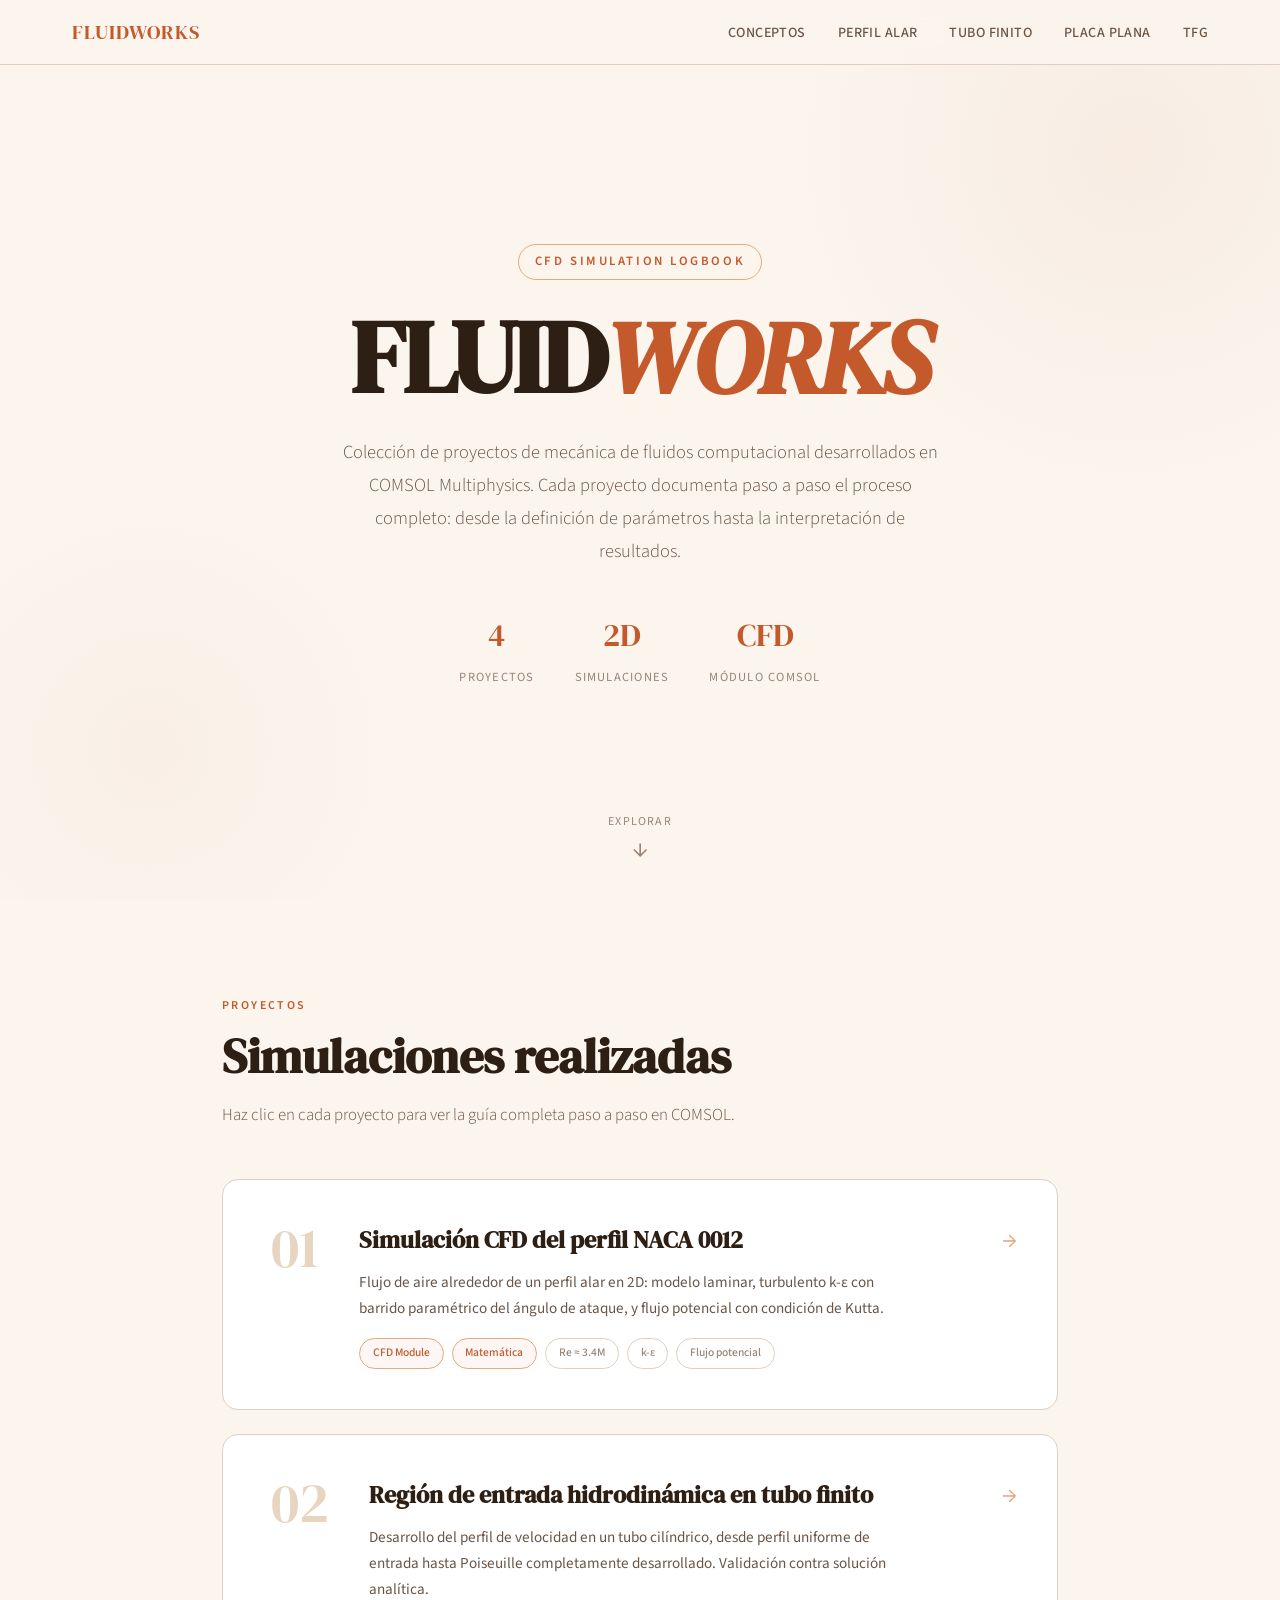
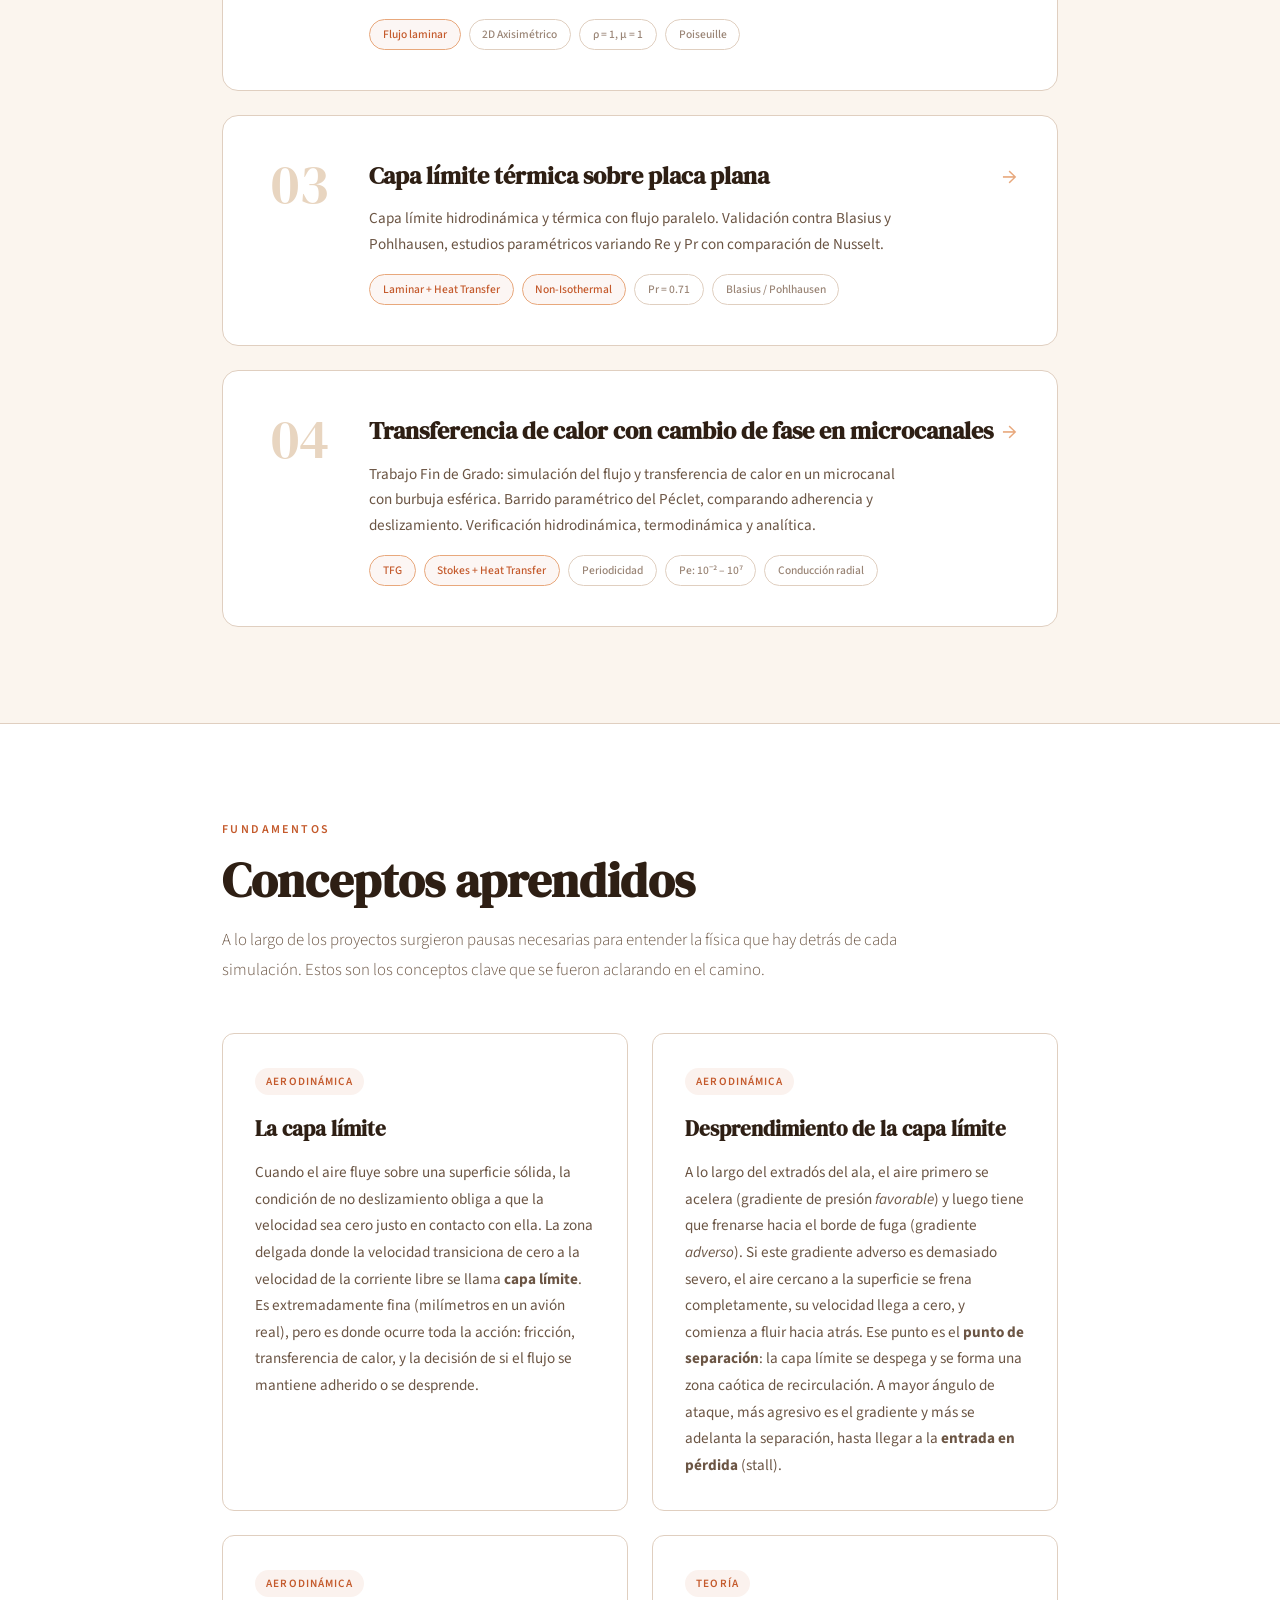
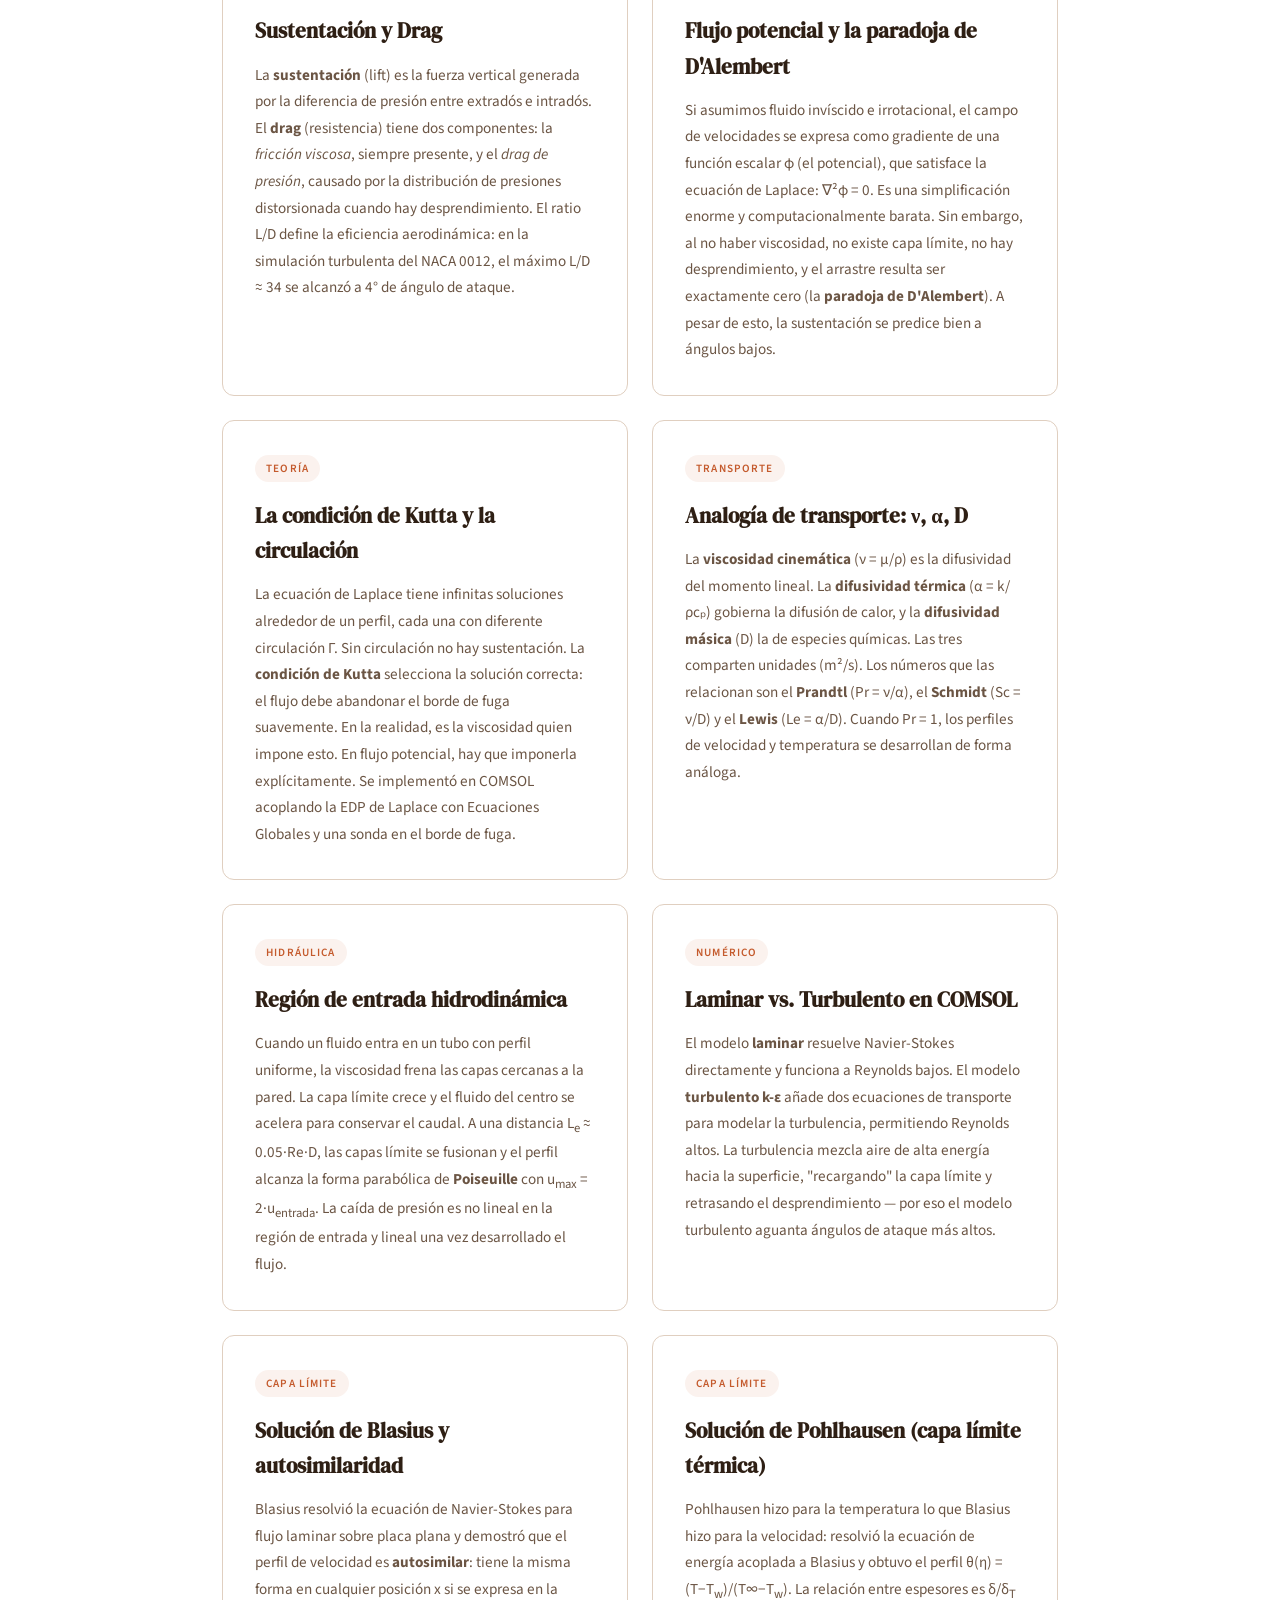
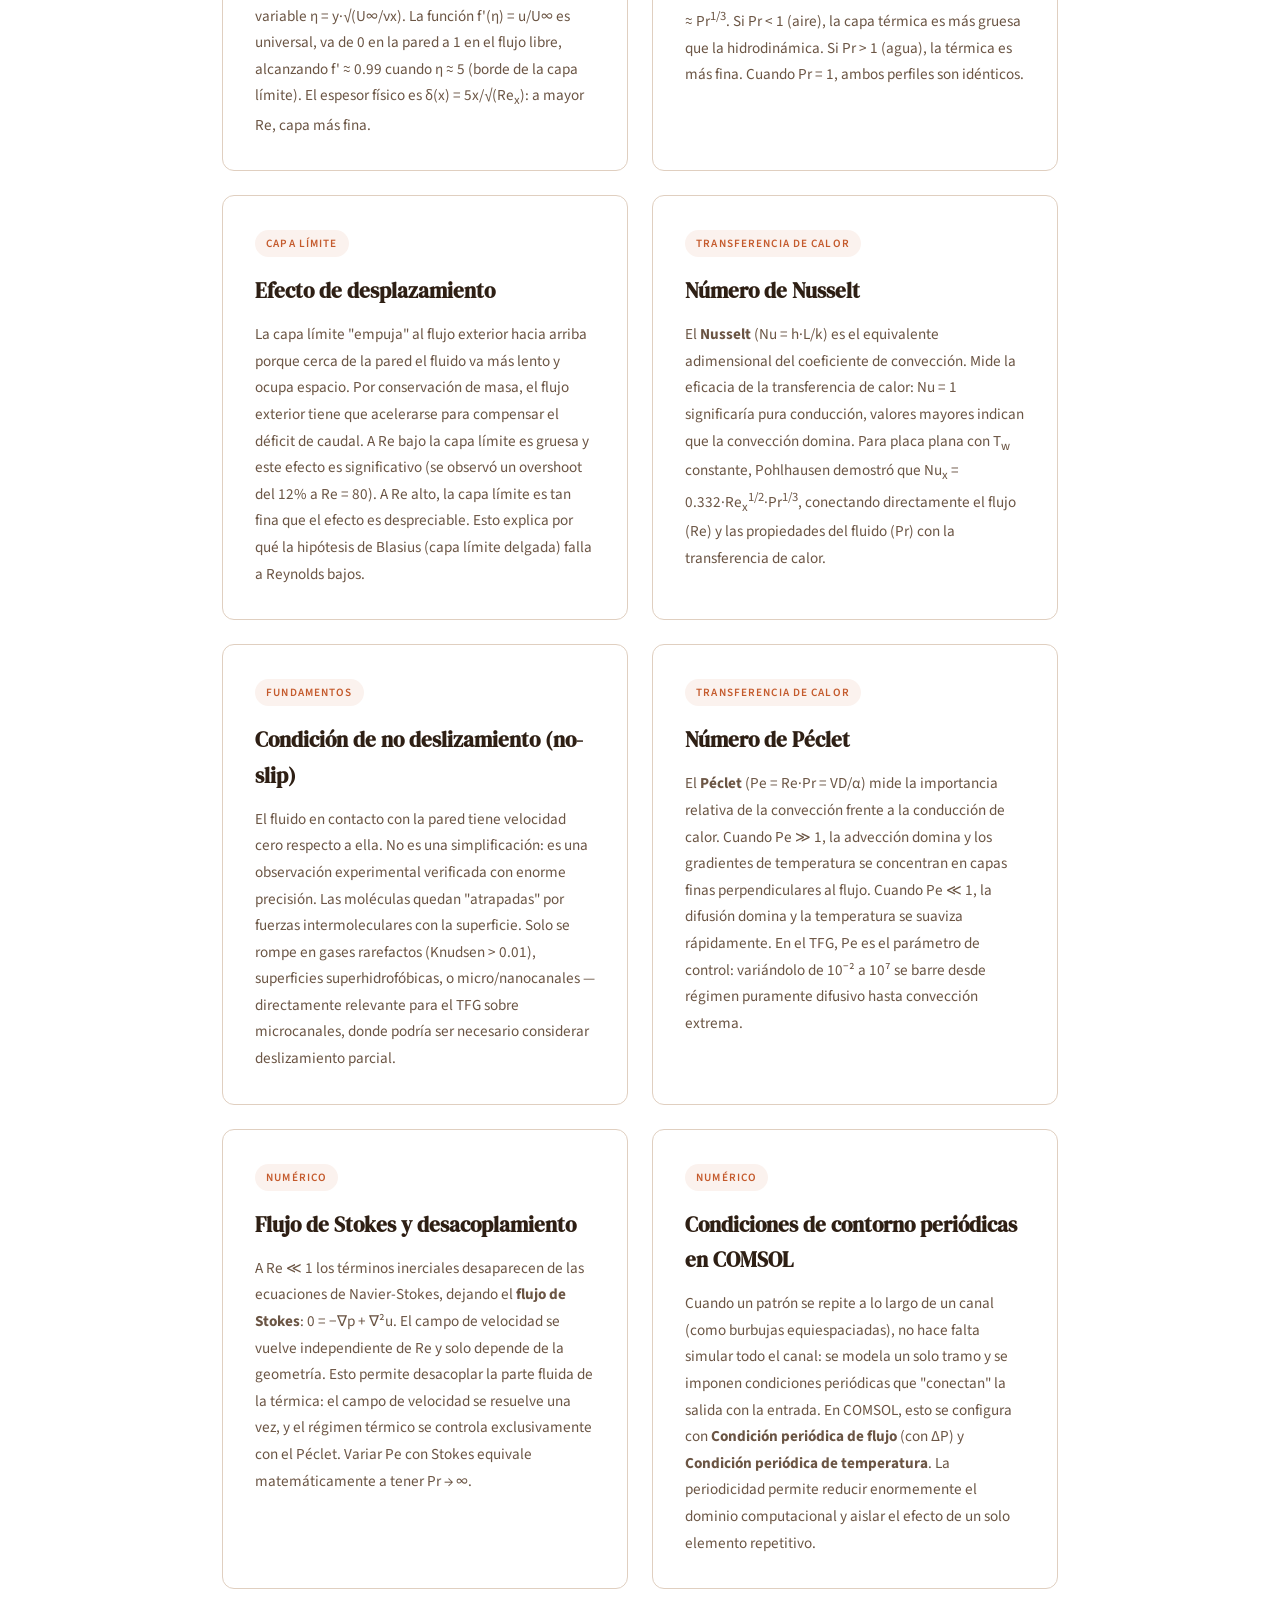
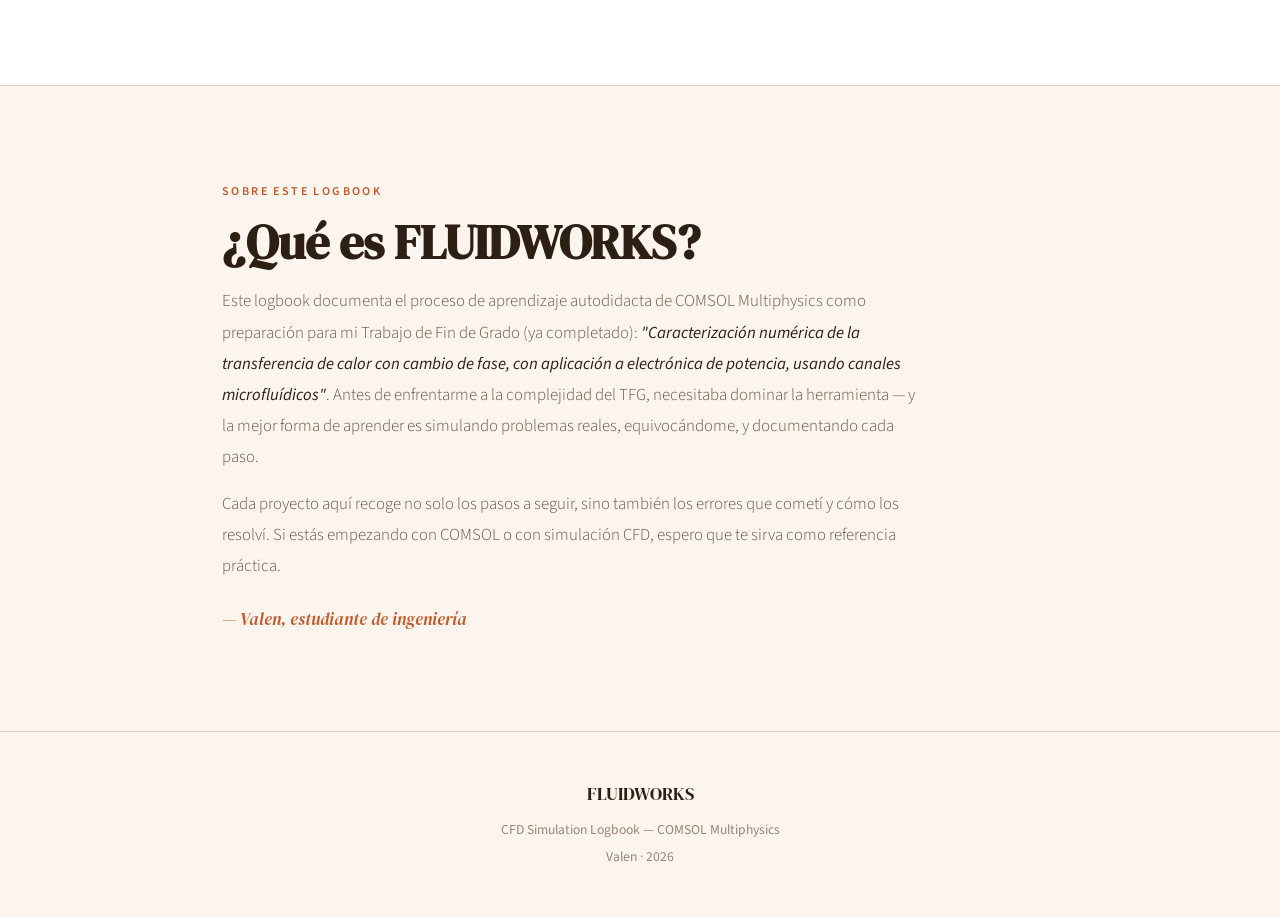
<file: index.html>
<!DOCTYPE html>
<html lang="es">
<head>
<meta charset="UTF-8">
<meta name="viewport" content="width=device-width, initial-scale=1.0">
<title>FLUIDWORKS — CFD Simulation Logbook</title>
<link rel="stylesheet" href="style.css">
<link rel="manifest" href="manifest.json">
<meta name="theme-color" content="#C45A2C">
<link rel="apple-touch-icon" href="icon-192.png">
</head>
<body>

<nav id="navbar">
  <div class="nav-inner">
    <a href="index.html" class="nav-logo">FLUIDWORKS</a>
    <ul class="nav-links">
      <li><a href="#concepts">Conceptos</a></li>
      <li><a href="project-airfoil.html">Perfil Alar</a></li>
      <li><a href="project-tube.html">Tubo Finito</a></li>
      <li><a href="project-flatplate.html">Placa Plana</a></li>
      <li><a href="project-tfg.html">TFG</a></li>
    </ul>
  </div>
</nav>

<!-- HERO -->
<section class="hero">
  <div class="hero-content">
    <div class="hero-label">CFD Simulation Logbook</div>
    <h1>FLUID<span>WORKS</span></h1>
    <p class="hero-sub">
      Colección de proyectos de mecánica de fluidos computacional desarrollados en COMSOL Multiphysics.
      Cada proyecto documenta paso a paso el proceso completo: desde la definición de parámetros hasta la interpretación de resultados.
    </p>
    <div class="hero-meta">
      <div class="hero-meta-item">
        <div class="number">4</div>
        <div class="label">Proyectos</div>
      </div>
      <div class="hero-meta-item">
        <div class="number">2D</div>
        <div class="label">Simulaciones</div>
      </div>
      <div class="hero-meta-item">
        <div class="number">CFD</div>
        <div class="label">Módulo COMSOL</div>
      </div>
    </div>
  </div>
  <div class="scroll-indicator">
    Explorar
    <svg viewBox="0 0 24 24" fill="none" stroke-width="2" stroke-linecap="round"><path d="M12 5v14M5 12l7 7 7-7"/></svg>
  </div>
</section>

<!-- PROJECTS -->
<section id="projects">
  <div class="container">
    <div class="section-label fade-in">Proyectos</div>
    <h2 class="section-title fade-in">Simulaciones realizadas</h2>
    <p class="section-intro fade-in">Haz clic en cada proyecto para ver la guía completa paso a paso en COMSOL.</p>

    <div class="projects-grid">

      <a href="project-airfoil.html" class="project-preview fade-in">
        <div class="pnum">01</div>
        <div>
          <h3>Simulación CFD del perfil NACA 0012</h3>
          <p>Flujo de aire alrededor de un perfil alar en 2D: modelo laminar, turbulento k-ε con barrido paramétrico del ángulo de ataque, y flujo potencial con condición de Kutta.</p>
          <div class="tags">
            <span class="tag hl">CFD Module</span>
            <span class="tag hl">Matemática</span>
            <span class="tag">Re ≈ 3.4M</span>
            <span class="tag">k-ε</span>
            <span class="tag">Flujo potencial</span>
          </div>
        </div>
      </a>

      <a href="project-tube.html" class="project-preview fade-in">
        <div class="pnum">02</div>
        <div>
          <h3>Región de entrada hidrodinámica en tubo finito</h3>
          <p>Desarrollo del perfil de velocidad en un tubo cilíndrico, desde perfil uniforme de entrada hasta Poiseuille completamente desarrollado. Validación contra solución analítica.</p>
          <div class="tags">
            <span class="tag hl">Flujo laminar</span>
            <span class="tag">2D Axisimétrico</span>
            <span class="tag">ρ = 1, μ = 1</span>
            <span class="tag">Poiseuille</span>
          </div>
        </div>
      </a>

      <a href="project-flatplate.html" class="project-preview fade-in">
        <div class="pnum">03</div>
        <div>
          <h3>Capa límite térmica sobre placa plana</h3>
          <p>Capa límite hidrodinámica y térmica con flujo paralelo. Validación contra Blasius y Pohlhausen, estudios paramétricos variando Re y Pr con comparación de Nusselt.</p>
          <div class="tags">
            <span class="tag hl">Laminar + Heat Transfer</span>
            <span class="tag hl">Non-Isothermal</span>
            <span class="tag">Pr = 0.71</span>
            <span class="tag">Blasius / Pohlhausen</span>
          </div>
        </div>
      </a>

      <a href="project-tfg.html" class="project-preview fade-in">
        <div class="pnum">04</div>
        <div>
          <h3>Transferencia de calor con cambio de fase en microcanales</h3>
          <p>Trabajo Fin de Grado: simulación del flujo y transferencia de calor en un microcanal con burbuja esférica. Barrido paramétrico del Péclet, comparando adherencia y deslizamiento. Verificación hidrodinámica, termodinámica y analítica.</p>
          <div class="tags">
            <span class="tag hl">TFG</span>
            <span class="tag hl">Stokes + Heat Transfer</span>
            <span class="tag">Periodicidad</span>
            <span class="tag">Pe: 10⁻² – 10⁷</span>
            <span class="tag">Conducción radial</span>
          </div>
        </div>
      </a>

    </div>
  </div>
</section>

<!-- CONCEPTS -->
<section id="concepts" style="background: white; border-top: 1px solid var(--border); border-bottom: 1px solid var(--border);">
  <div class="container">
    <div class="section-label fade-in">Fundamentos</div>
    <h2 class="section-title fade-in">Conceptos aprendidos</h2>
    <p class="section-intro fade-in">
      A lo largo de los proyectos surgieron pausas necesarias para entender la física que hay detrás de cada simulación. Estos son los conceptos clave que se fueron aclarando en el camino.
    </p>

    <div class="concepts-grid">

      <div class="concept-card fade-in">
        <div class="concept-tag">Aerodinámica</div>
        <h3>La capa límite</h3>
        <p>
          Cuando el aire fluye sobre una superficie sólida, la condición de no deslizamiento obliga a que la velocidad sea cero justo en contacto con ella. La zona delgada donde la velocidad transiciona de cero a la velocidad de la corriente libre se llama <strong>capa límite</strong>. Es extremadamente fina (milímetros en un avión real), pero es donde ocurre toda la acción: fricción, transferencia de calor, y la decisión de si el flujo se mantiene adherido o se desprende.
        </p>
      </div>

      <div class="concept-card fade-in">
        <div class="concept-tag">Aerodinámica</div>
        <h3>Desprendimiento de la capa límite</h3>
        <p>
          A lo largo del extradós del ala, el aire primero se acelera (gradiente de presión <em>favorable</em>) y luego tiene que frenarse hacia el borde de fuga (gradiente <em>adverso</em>). Si este gradiente adverso es demasiado severo, el aire cercano a la superficie se frena completamente, su velocidad llega a cero, y comienza a fluir hacia atrás. Ese punto es el <strong>punto de separación</strong>: la capa límite se despega y se forma una zona caótica de recirculación. A mayor ángulo de ataque, más agresivo es el gradiente y más se adelanta la separación, hasta llegar a la <strong>entrada en pérdida</strong> (stall).
        </p>
      </div>

      <div class="concept-card fade-in">
        <div class="concept-tag">Aerodinámica</div>
        <h3>Sustentación y Drag</h3>
        <p>
          La <strong>sustentación</strong> (lift) es la fuerza vertical generada por la diferencia de presión entre extradós e intradós. El <strong>drag</strong> (resistencia) tiene dos componentes: la <em>fricción viscosa</em>, siempre presente, y el <em>drag de presión</em>, causado por la distribución de presiones distorsionada cuando hay desprendimiento. El ratio L/D define la eficiencia aerodinámica: en la simulación turbulenta del NACA 0012, el máximo L/D ≈ 34 se alcanzó a 4° de ángulo de ataque.
        </p>
      </div>

      <div class="concept-card fade-in">
        <div class="concept-tag">Teoría</div>
        <h3>Flujo potencial y la paradoja de D'Alembert</h3>
        <p>
          Si asumimos fluido invíscido e irrotacional, el campo de velocidades se expresa como gradiente de una función escalar φ (el potencial), que satisface la ecuación de Laplace: ∇²φ = 0. Es una simplificación enorme y computacionalmente barata. Sin embargo, al no haber viscosidad, no existe capa límite, no hay desprendimiento, y el arrastre resulta ser exactamente cero (la <strong>paradoja de D'Alembert</strong>). A pesar de esto, la sustentación se predice bien a ángulos bajos.
        </p>
      </div>

      <div class="concept-card fade-in">
        <div class="concept-tag">Teoría</div>
        <h3>La condición de Kutta y la circulación</h3>
        <p>
          La ecuación de Laplace tiene infinitas soluciones alrededor de un perfil, cada una con diferente circulación Γ. Sin circulación no hay sustentación. La <strong>condición de Kutta</strong> selecciona la solución correcta: el flujo debe abandonar el borde de fuga suavemente. En la realidad, es la viscosidad quien impone esto. En flujo potencial, hay que imponerla explícitamente. Se implementó en COMSOL acoplando la EDP de Laplace con Ecuaciones Globales y una sonda en el borde de fuga.
        </p>
      </div>

      <div class="concept-card fade-in">
        <div class="concept-tag">Transporte</div>
        <h3>Analogía de transporte: ν, α, D</h3>
        <p>
          La <strong>viscosidad cinemática</strong> (ν = μ/ρ) es la difusividad del momento lineal. La <strong>difusividad térmica</strong> (α = k/ρcₚ) gobierna la difusión de calor, y la <strong>difusividad másica</strong> (D) la de especies químicas. Las tres comparten unidades (m²/s). Los números que las relacionan son el <strong>Prandtl</strong> (Pr = ν/α), el <strong>Schmidt</strong> (Sc = ν/D) y el <strong>Lewis</strong> (Le = α/D). Cuando Pr = 1, los perfiles de velocidad y temperatura se desarrollan de forma análoga.
        </p>
      </div>

      <div class="concept-card fade-in">
        <div class="concept-tag">Hidráulica</div>
        <h3>Región de entrada hidrodinámica</h3>
        <p>
          Cuando un fluido entra en un tubo con perfil uniforme, la viscosidad frena las capas cercanas a la pared. La capa límite crece y el fluido del centro se acelera para conservar el caudal. A una distancia L<sub>e</sub> ≈ 0.05·Re·D, las capas límite se fusionan y el perfil alcanza la forma parabólica de <strong>Poiseuille</strong> con u<sub>max</sub> = 2·u<sub>entrada</sub>. La caída de presión es no lineal en la región de entrada y lineal una vez desarrollado el flujo.
        </p>
      </div>

      <div class="concept-card fade-in">
        <div class="concept-tag">Numérico</div>
        <h3>Laminar vs. Turbulento en COMSOL</h3>
        <p>
          El modelo <strong>laminar</strong> resuelve Navier-Stokes directamente y funciona a Reynolds bajos. El modelo <strong>turbulento k-ε</strong> añade dos ecuaciones de transporte para modelar la turbulencia, permitiendo Reynolds altos. La turbulencia mezcla aire de alta energía hacia la superficie, "recargando" la capa límite y retrasando el desprendimiento — por eso el modelo turbulento aguanta ángulos de ataque más altos.
        </p>
      </div>

      <div class="concept-card fade-in">
        <div class="concept-tag">Capa límite</div>
        <h3>Solución de Blasius y autosimilaridad</h3>
        <p>
          Blasius resolvió la ecuación de Navier-Stokes para flujo laminar sobre placa plana y demostró que el perfil de velocidad es <strong>autosimilar</strong>: tiene la misma forma en cualquier posición x si se expresa en la variable η = y·√(U∞/νx). La función f'(η) = u/U∞ es universal, va de 0 en la pared a 1 en el flujo libre, alcanzando f' ≈ 0.99 cuando η ≈ 5 (borde de la capa límite). El espesor físico es δ(x) = 5x/√(Re<sub>x</sub>): a mayor Re, capa más fina.
        </p>
      </div>

      <div class="concept-card fade-in">
        <div class="concept-tag">Capa límite</div>
        <h3>Solución de Pohlhausen (capa límite térmica)</h3>
        <p>
          Pohlhausen hizo para la temperatura lo que Blasius hizo para la velocidad: resolvió la ecuación de energía acoplada a Blasius y obtuvo el perfil θ(η) = (T−T<sub>w</sub>)/(T∞−T<sub>w</sub>). La relación entre espesores es δ/δ<sub>T</sub> ≈ Pr<sup>1/3</sup>. Si Pr < 1 (aire), la capa térmica es más gruesa que la hidrodinámica. Si Pr > 1 (agua), la térmica es más fina. Cuando Pr = 1, ambos perfiles son idénticos.
        </p>
      </div>

      <div class="concept-card fade-in">
        <div class="concept-tag">Capa límite</div>
        <h3>Efecto de desplazamiento</h3>
        <p>
          La capa límite "empuja" al flujo exterior hacia arriba porque cerca de la pared el fluido va más lento y ocupa espacio. Por conservación de masa, el flujo exterior tiene que acelerarse para compensar el déficit de caudal. A Re bajo la capa límite es gruesa y este efecto es significativo (se observó un overshoot del 12% a Re = 80). A Re alto, la capa límite es tan fina que el efecto es despreciable. Esto explica por qué la hipótesis de Blasius (capa límite delgada) falla a Reynolds bajos.
        </p>
      </div>

      <div class="concept-card fade-in">
        <div class="concept-tag">Transferencia de calor</div>
        <h3>Número de Nusselt</h3>
        <p>
          El <strong>Nusselt</strong> (Nu = h·L/k) es el equivalente adimensional del coeficiente de convección. Mide la eficacia de la transferencia de calor: Nu = 1 significaría pura conducción, valores mayores indican que la convección domina. Para placa plana con T<sub>w</sub> constante, Pohlhausen demostró que Nu<sub>x</sub> = 0.332·Re<sub>x</sub><sup>1/2</sup>·Pr<sup>1/3</sup>, conectando directamente el flujo (Re) y las propiedades del fluido (Pr) con la transferencia de calor.
        </p>
      </div>

      <div class="concept-card fade-in">
        <div class="concept-tag">Fundamentos</div>
        <h3>Condición de no deslizamiento (no-slip)</h3>
        <p>
          El fluido en contacto con la pared tiene velocidad cero respecto a ella. No es una simplificación: es una observación experimental verificada con enorme precisión. Las moléculas quedan "atrapadas" por fuerzas intermoleculares con la superficie. Solo se rompe en gases rarefactos (Knudsen > 0.01), superficies superhidrofóbicas, o micro/nanocanales — directamente relevante para el TFG sobre microcanales, donde podría ser necesario considerar deslizamiento parcial.
        </p>
      </div>

      <div class="concept-card fade-in">
        <div class="concept-tag">Transferencia de calor</div>
        <h3>Número de Péclet</h3>
        <p>
          El <strong>Péclet</strong> (Pe = Re·Pr = VD/α) mide la importancia relativa de la convección frente a la conducción de calor. Cuando Pe ≫ 1, la advección domina y los gradientes de temperatura se concentran en capas finas perpendiculares al flujo. Cuando Pe ≪ 1, la difusión domina y la temperatura se suaviza rápidamente. En el TFG, Pe es el parámetro de control: variándolo de 10⁻² a 10⁷ se barre desde régimen puramente difusivo hasta convección extrema.
        </p>
      </div>

      <div class="concept-card fade-in">
        <div class="concept-tag">Numérico</div>
        <h3>Flujo de Stokes y desacoplamiento</h3>
        <p>
          A Re ≪ 1 los términos inerciales desaparecen de las ecuaciones de Navier-Stokes, dejando el <strong>flujo de Stokes</strong>: 0 = −∇p + ∇²u. El campo de velocidad se vuelve independiente de Re y solo depende de la geometría. Esto permite desacoplar la parte fluida de la térmica: el campo de velocidad se resuelve una vez, y el régimen térmico se controla exclusivamente con el Péclet. Variar Pe con Stokes equivale matemáticamente a tener Pr → ∞.
        </p>
      </div>

      <div class="concept-card fade-in">
        <div class="concept-tag">Numérico</div>
        <h3>Condiciones de contorno periódicas en COMSOL</h3>
        <p>
          Cuando un patrón se repite a lo largo de un canal (como burbujas equiespaciadas), no hace falta simular todo el canal: se modela un solo tramo y se imponen condiciones periódicas que "conectan" la salida con la entrada. En COMSOL, esto se configura con <strong>Condición periódica de flujo</strong> (con ΔP) y <strong>Condición periódica de temperatura</strong>. La periodicidad permite reducir enormemente el dominio computacional y aislar el efecto de un solo elemento repetitivo.
        </p>
      </div>

    </div>
  </div>
</section>

<!-- ABOUT -->
<section id="about">
  <div class="container">
    <div class="about-block fade-in">
      <div class="section-label">Sobre este logbook</div>
      <h2 class="section-title">¿Qué es FLUIDWORKS?</h2>
      <p class="about-text">
        Este logbook documenta el proceso de aprendizaje autodidacta de COMSOL Multiphysics como preparación para mi Trabajo de Fin de Grado (ya completado): <em>"Caracterización numérica de la transferencia de calor con cambio de fase, con aplicación a electrónica de potencia, usando canales microfluídicos"</em>. Antes de enfrentarme a la complejidad del TFG, necesitaba dominar la herramienta — y la mejor forma de aprender es simulando problemas reales, equivocándome, y documentando cada paso.
      </p>
      <p class="about-text">
        Cada proyecto aquí recoge no solo los pasos a seguir, sino también los errores que cometí y cómo los resolví. Si estás empezando con COMSOL o con simulación CFD, espero que te sirva como referencia práctica.
      </p>
      <p class="about-signature">— Valen, estudiante de ingeniería</p>
    </div>
  </div>
</section>

<footer>
  <div class="container">
    <p class="fname">FLUIDWORKS</p>
    <p>CFD Simulation Logbook — COMSOL Multiphysics</p>
    <p style="margin-top: 0.3rem;">Valen · 2026</p>
  </div>
</footer>

<script>
const nav = document.getElementById('navbar');
window.addEventListener('scroll', () => {
  nav.classList.toggle('scrolled', window.scrollY > 50);
});

const observer = new IntersectionObserver((entries) => {
  entries.forEach(entry => {
    if (entry.isIntersecting) entry.target.classList.add('visible');
  });
}, { threshold: 0.08, rootMargin: '0px 0px -40px 0px' });

document.querySelectorAll('.fade-in').forEach(el => observer.observe(el));
</script>

<script>if("serviceWorker" in navigator){navigator.serviceWorker.register("sw.js");}</script>
</body>
</html>
</file>
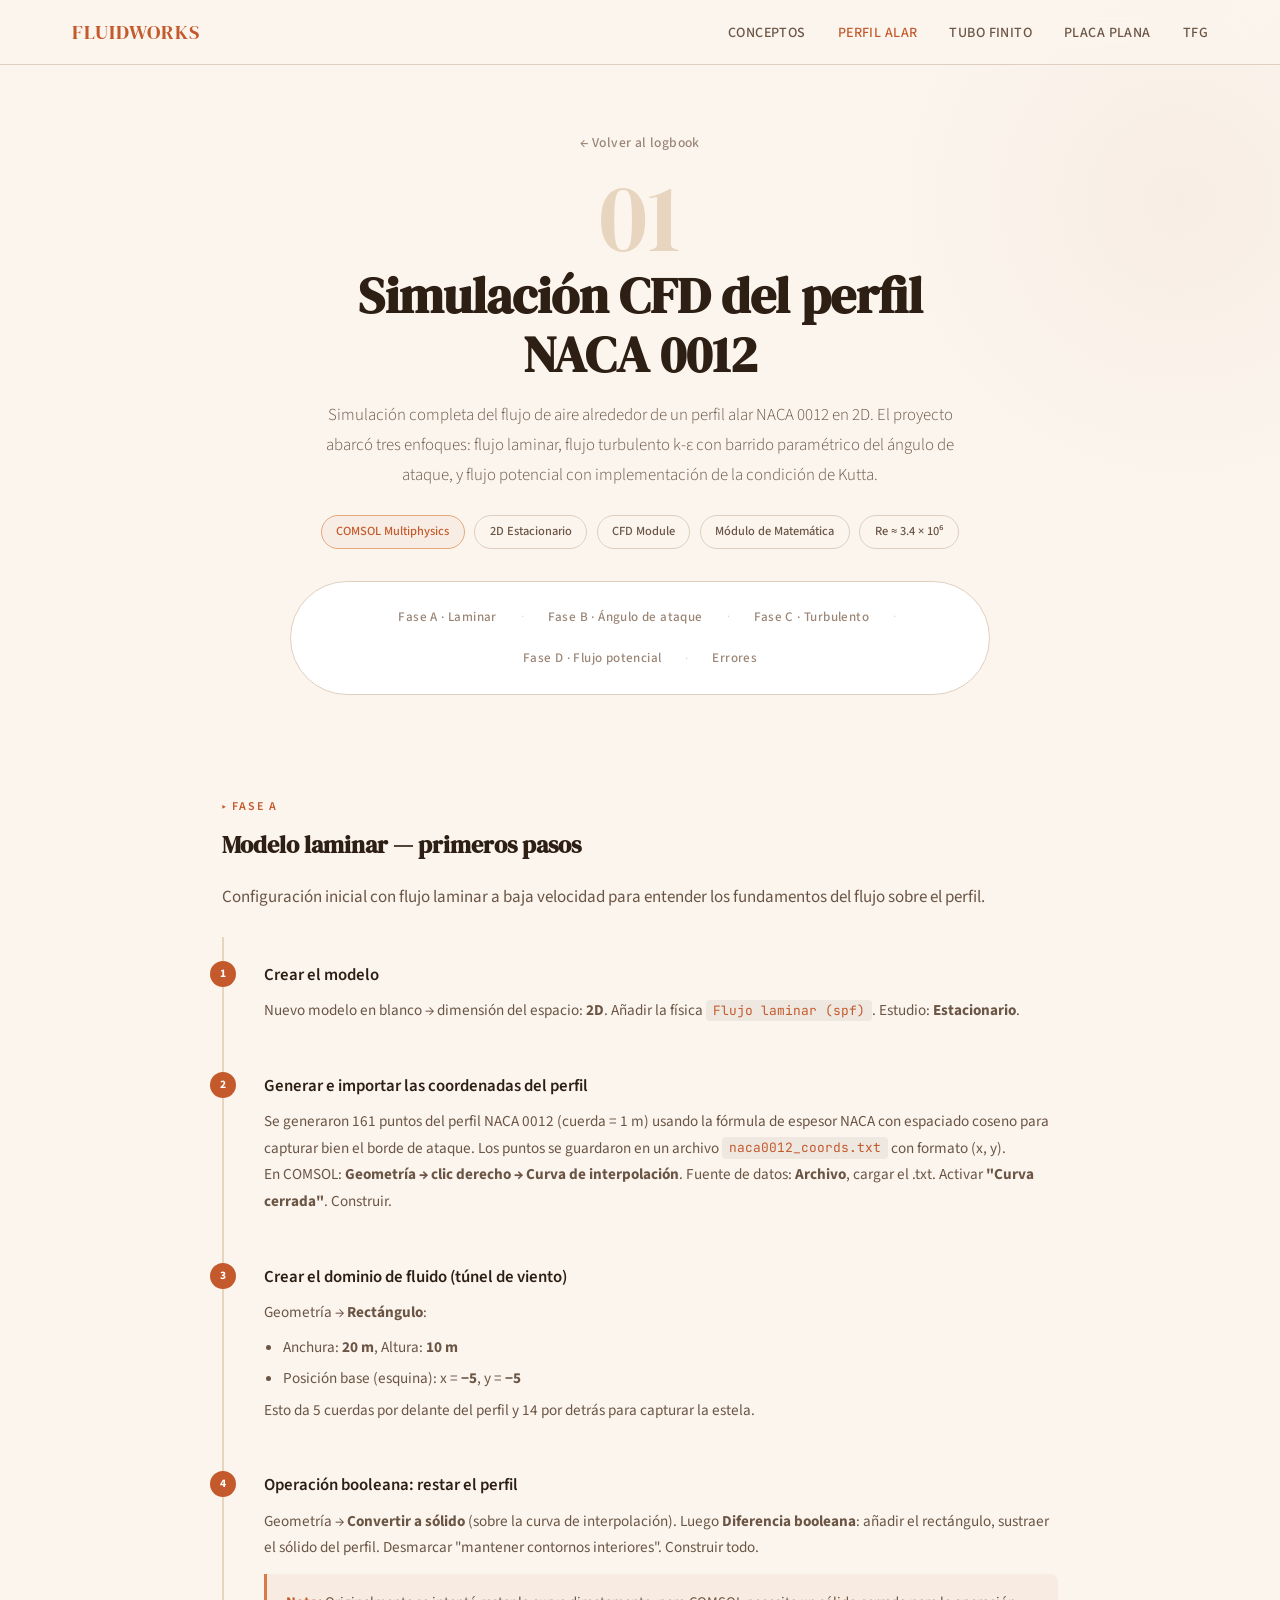
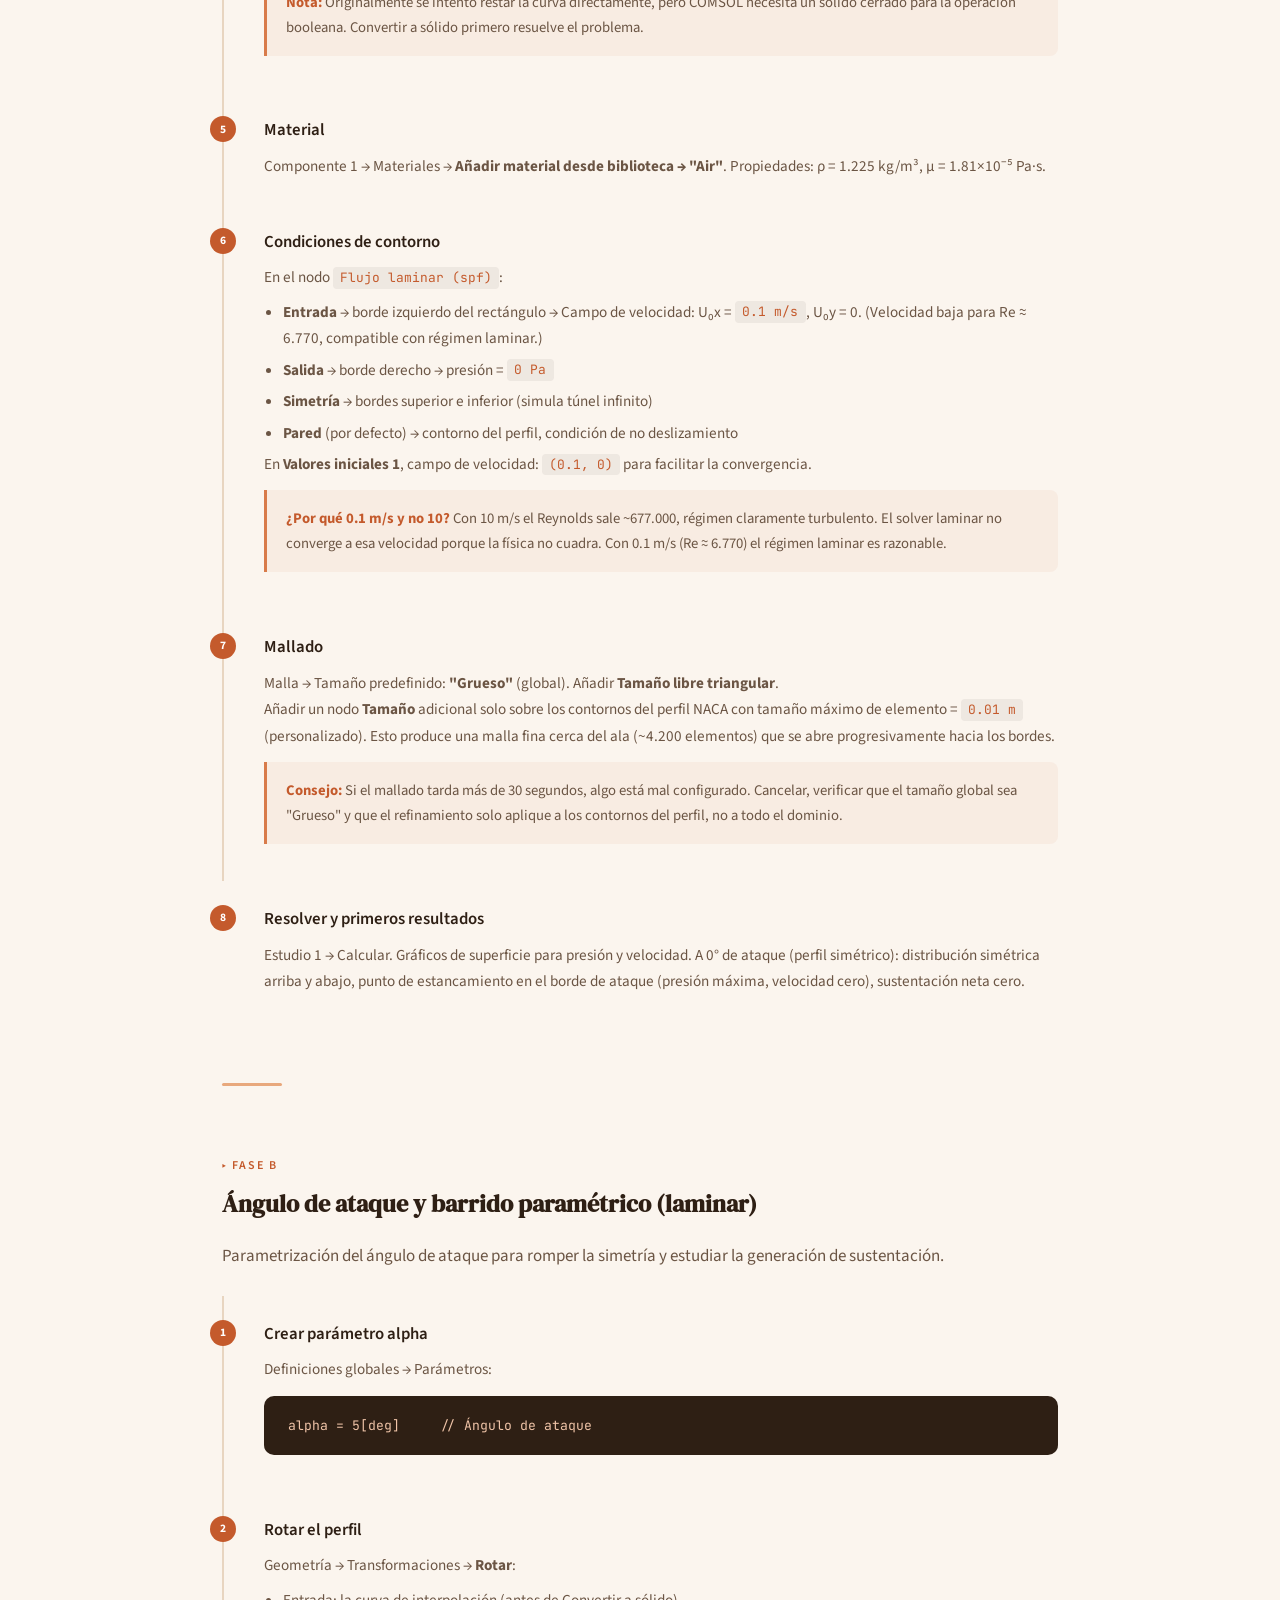
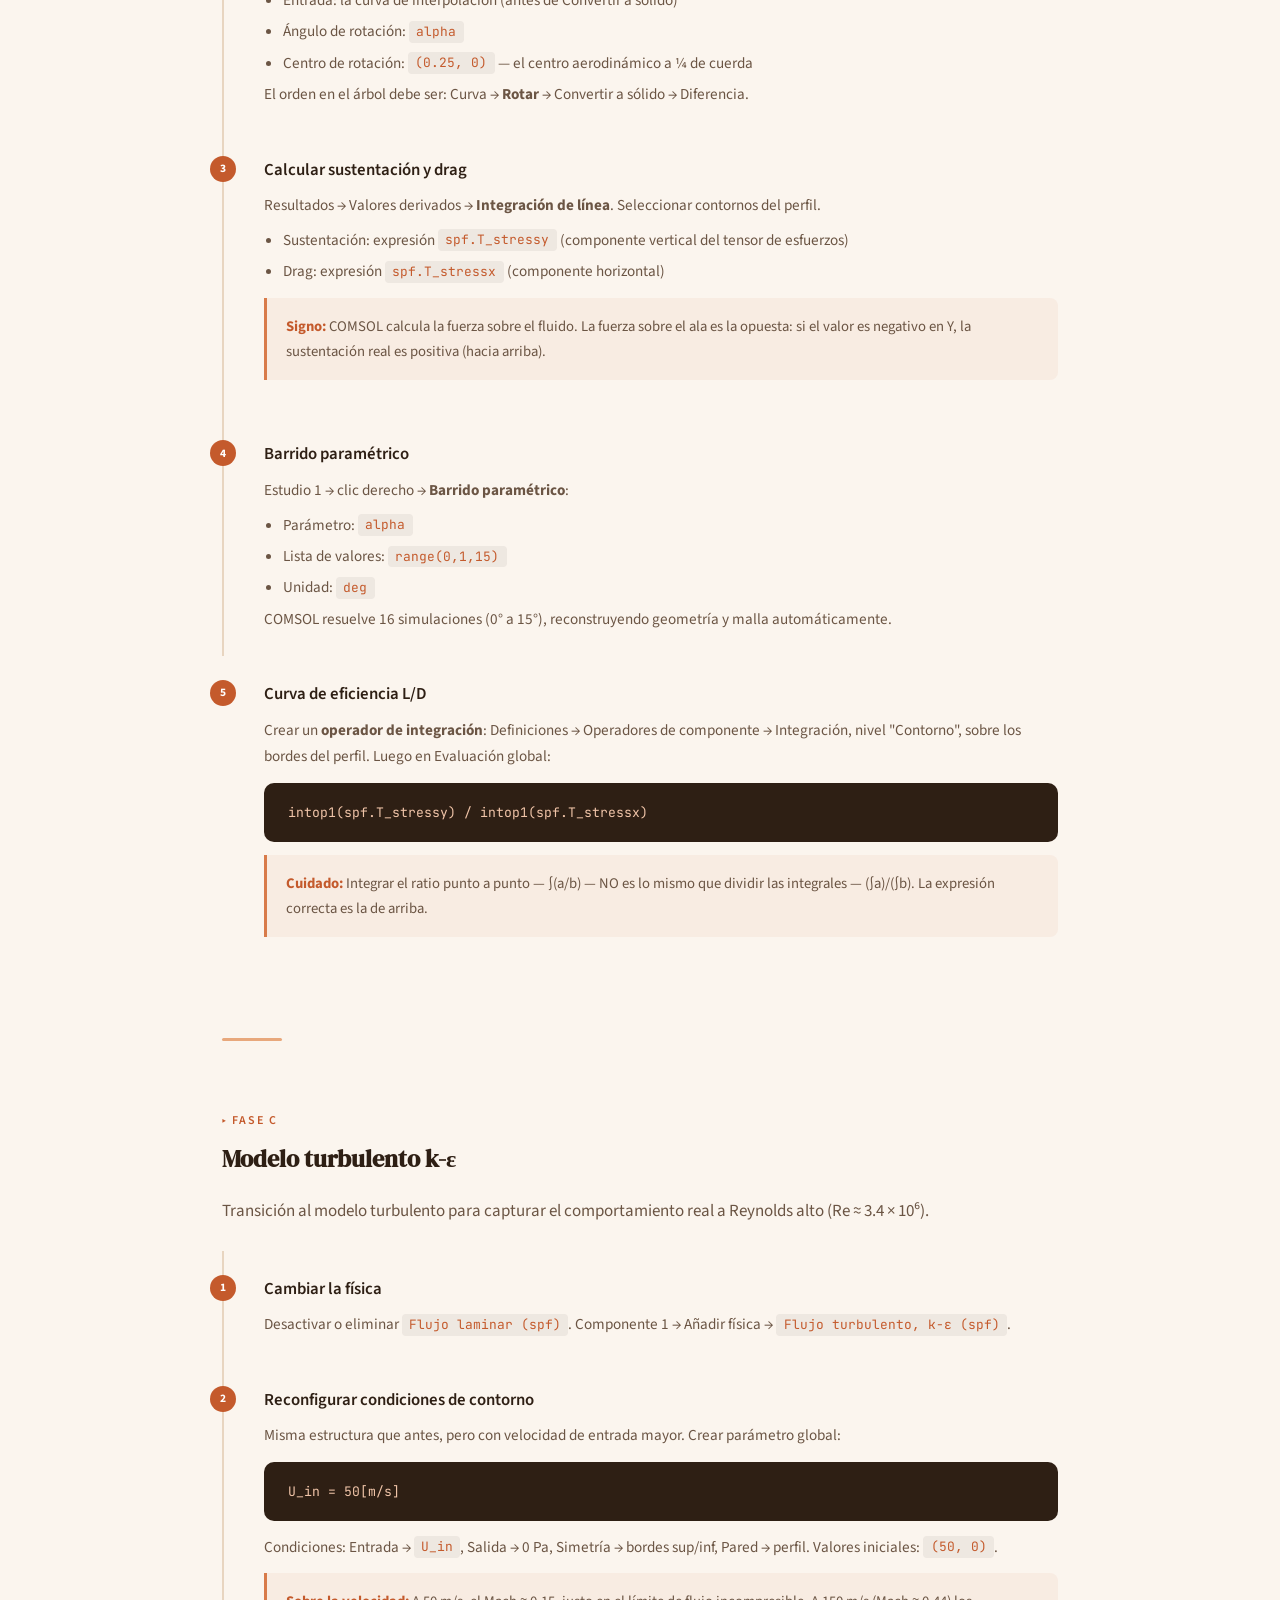
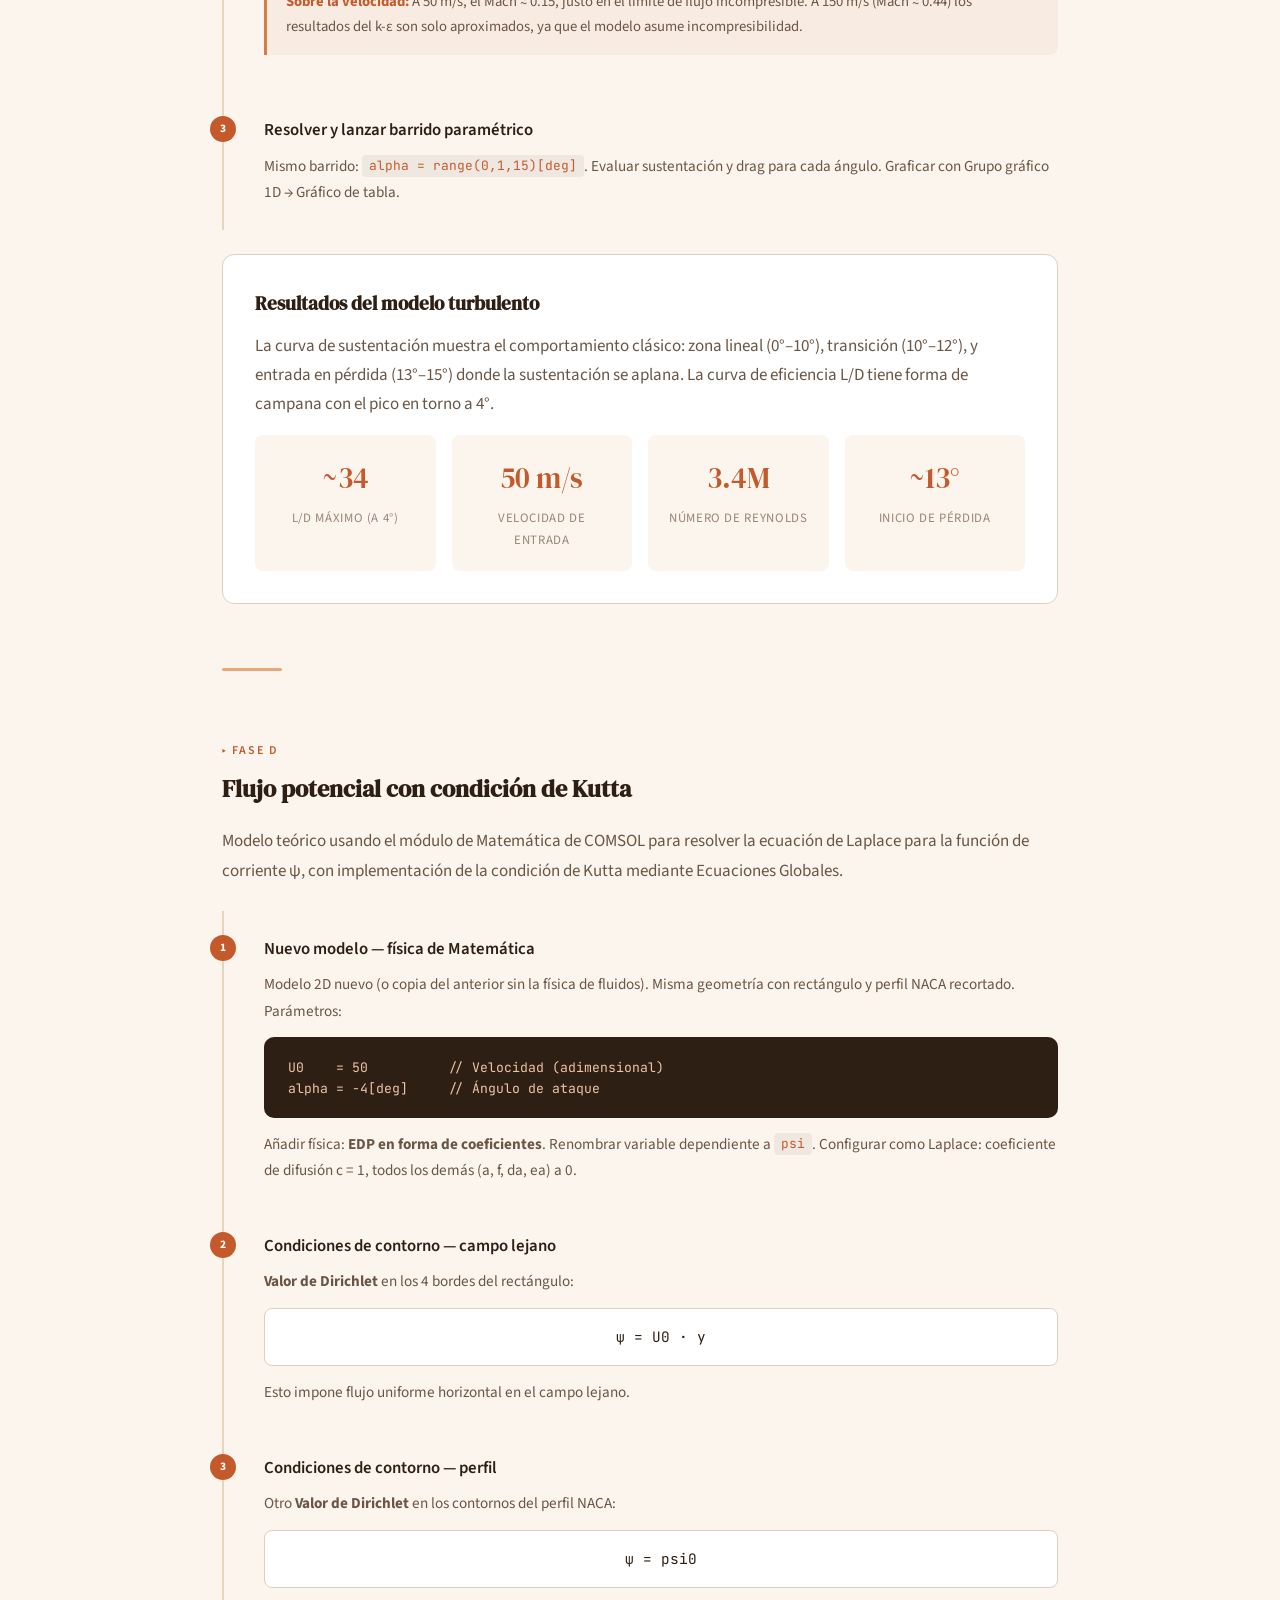
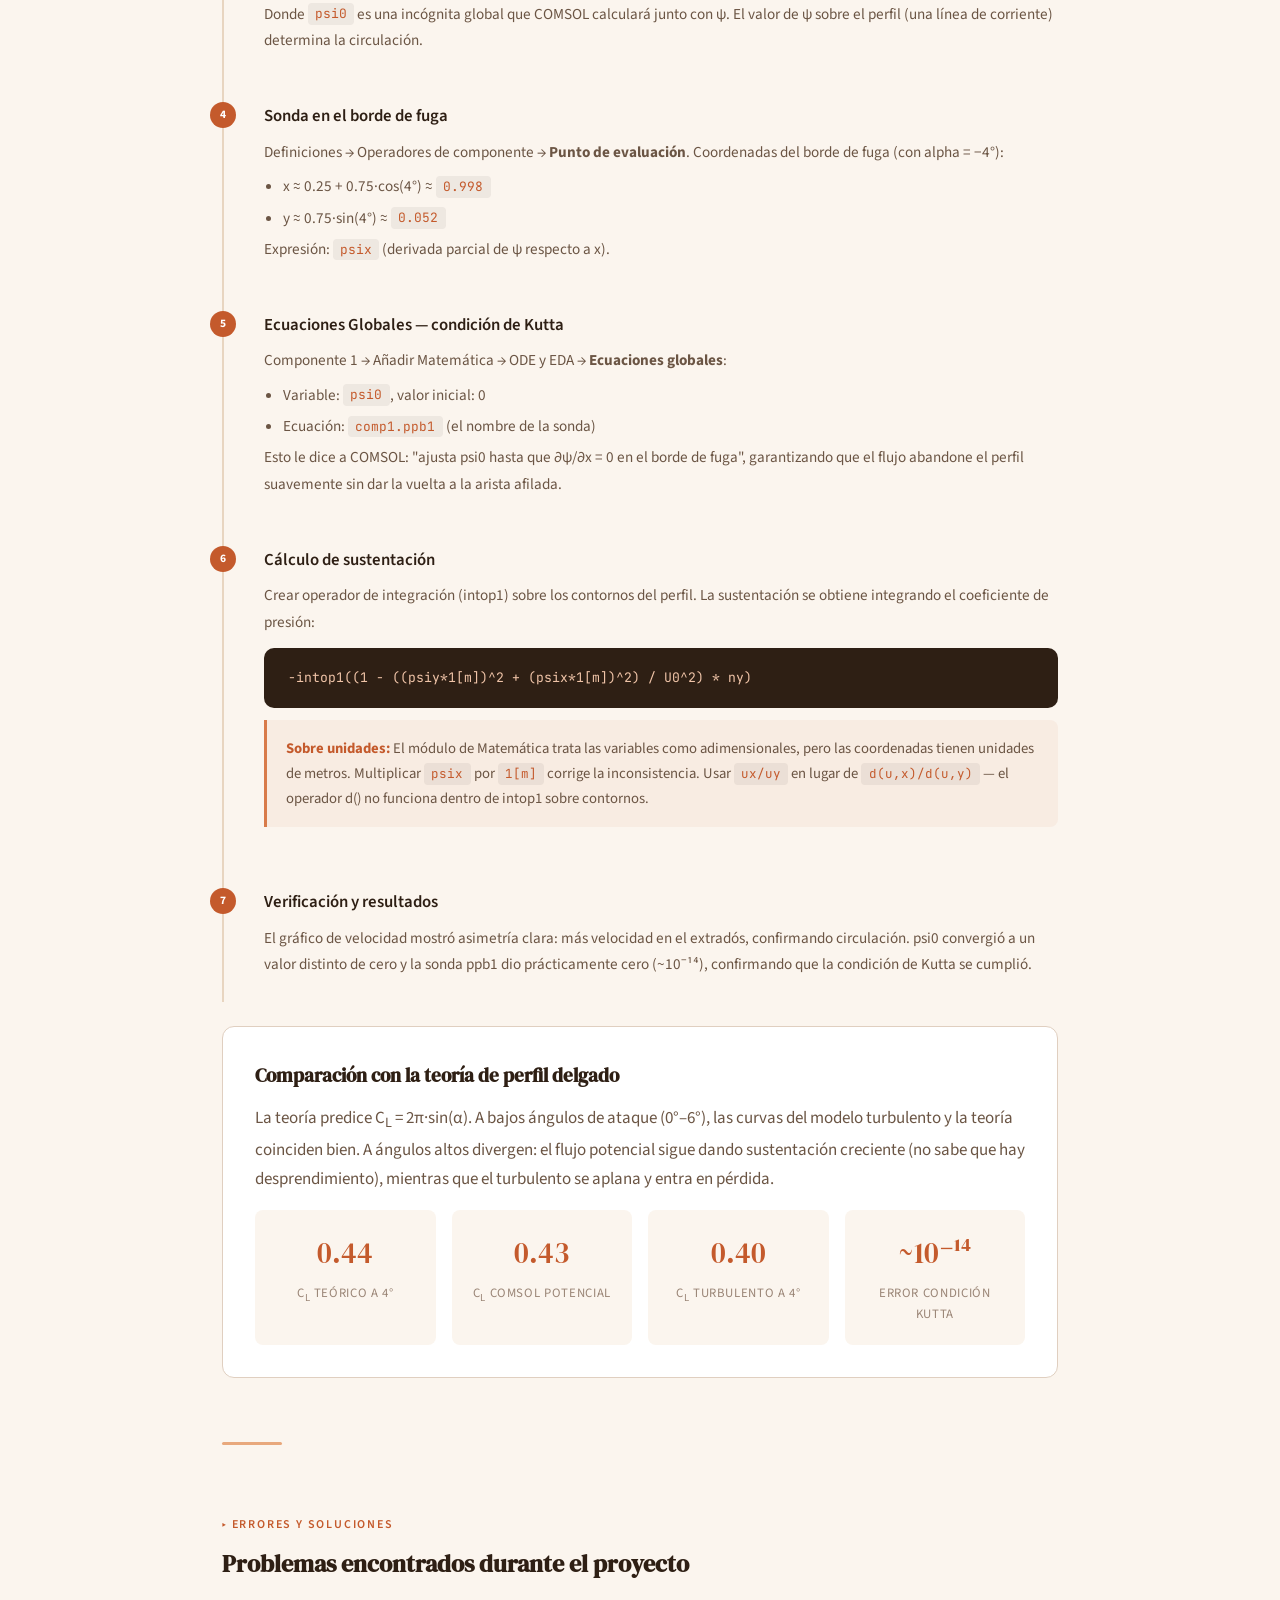
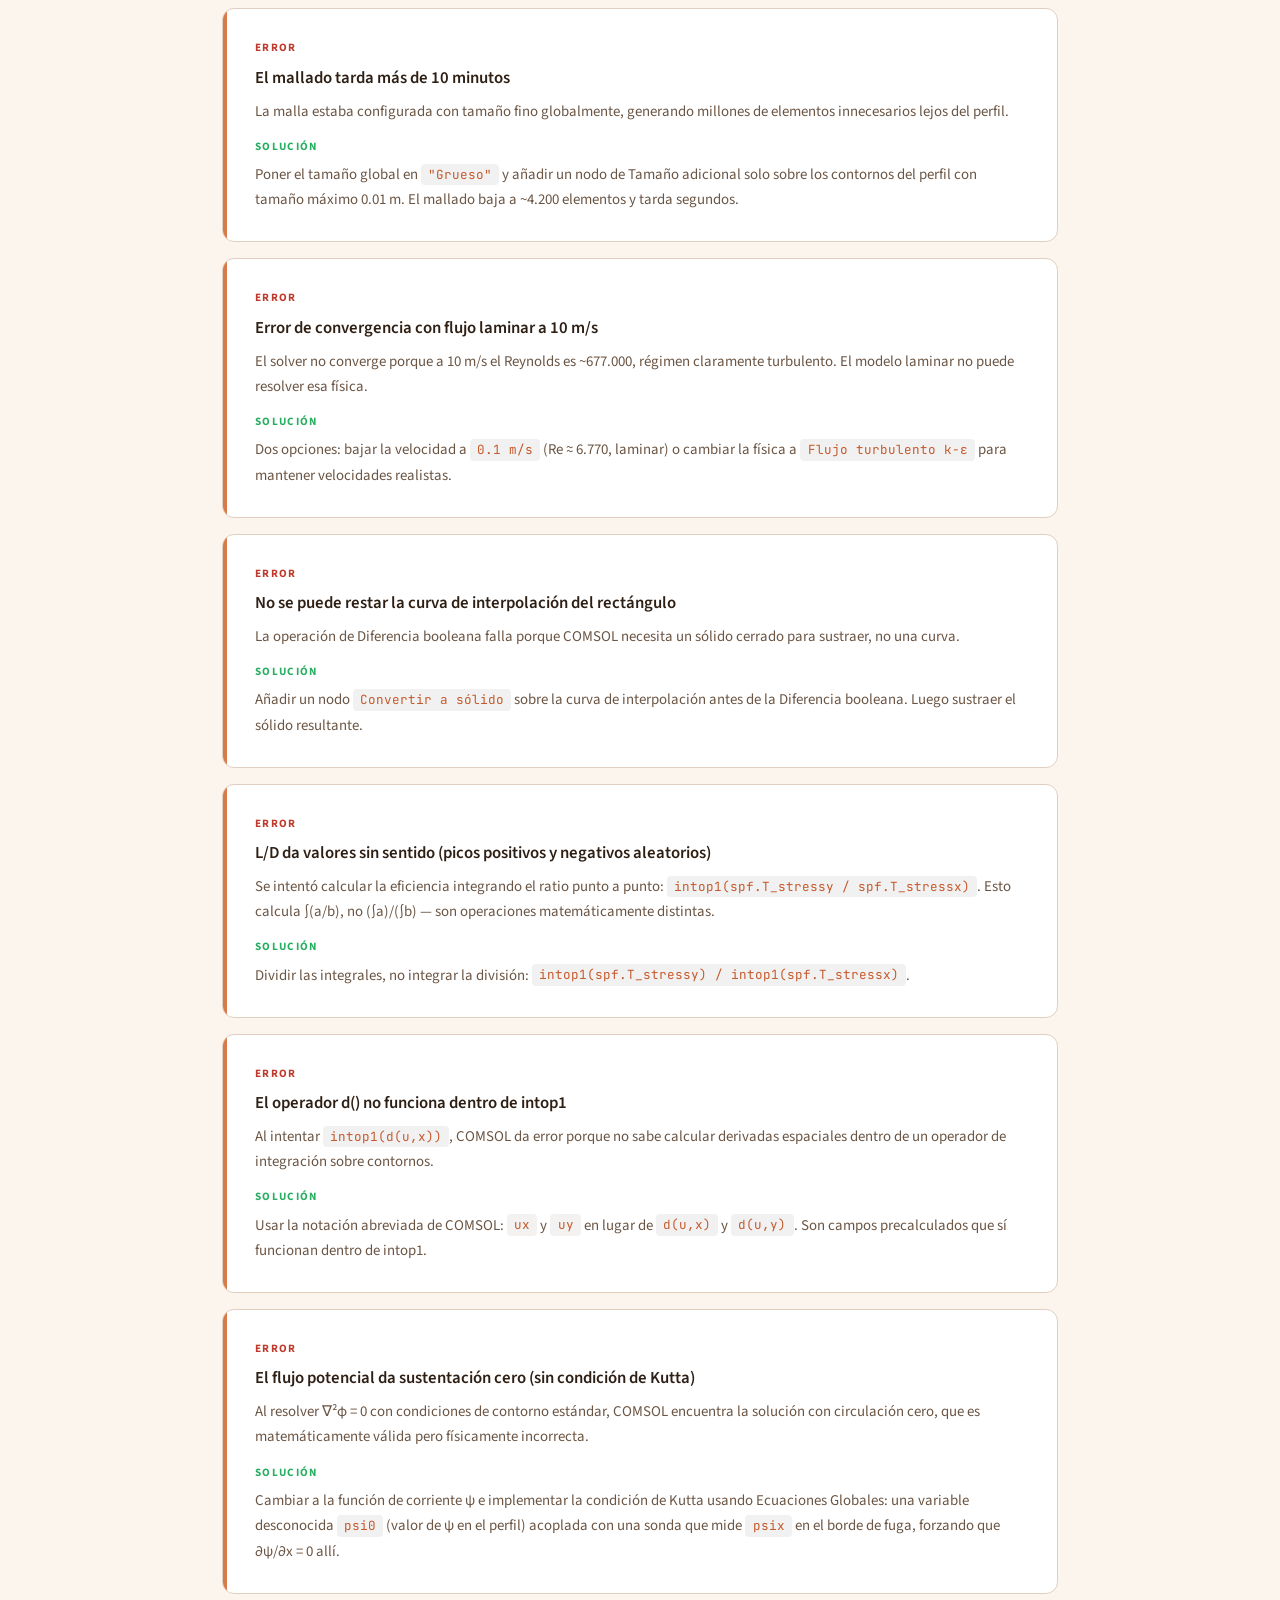
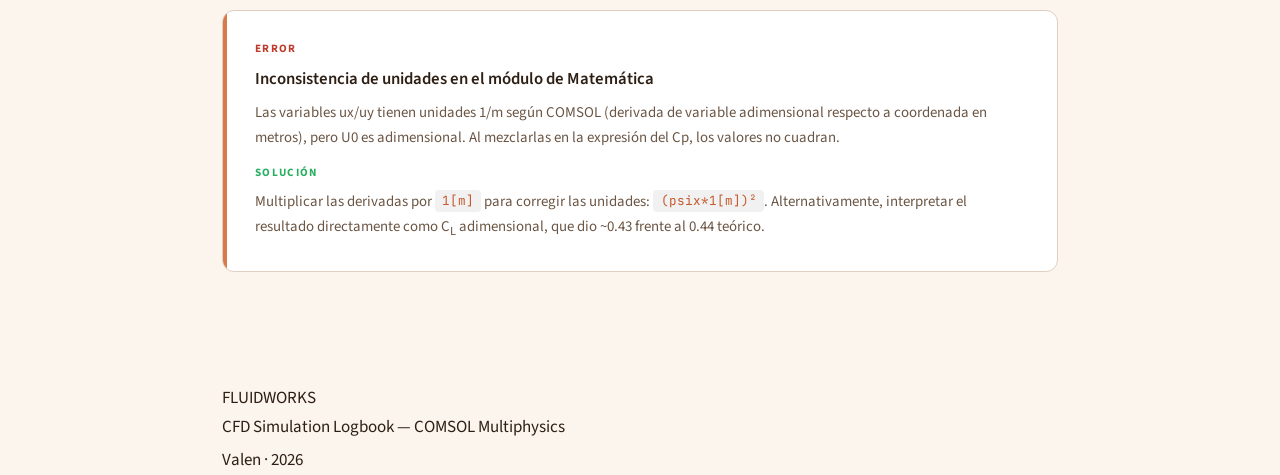
<file: project-airfoil.html>
<!DOCTYPE html>
<html lang="es">
<head>
<meta charset="UTF-8">
<meta name="viewport" content="width=device-width, initial-scale=1.0">
<title>Perfil NACA 0012 — FLUIDWORKS</title>
<link rel="stylesheet" href="style.css">
<link rel="manifest" href="manifest.json">
<meta name="theme-color" content="#C45A2C">
<link rel="apple-touch-icon" href="icon-192.png">
</head>
<body>

<nav id="navbar">
  <div class="nav-inner">
    <a href="index.html" class="nav-logo">FLUIDWORKS</a>
    <ul class="nav-links">
      <li><a href="index.html#concepts">Conceptos</a></li>
      <li><a href="project-airfoil.html" class="active">Perfil Alar</a></li>
      <li><a href="project-tube.html">Tubo Finito</a></li>
      <li><a href="project-flatplate.html">Placa Plana</a></li>
      <li><a href="project-tfg.html">TFG</a></li>
    </ul>
  </div>
</nav>

<!-- PROJECT HERO -->
<div class="project-hero">
  <div class="container">
    <a href="index.html" class="back-link">← Volver al logbook</a>
    <div class="pnum">01</div>
    <h1>Simulación CFD del perfil NACA 0012</h1>
    <p class="desc">
      Simulación completa del flujo de aire alrededor de un perfil alar NACA 0012 en 2D. El proyecto abarcó tres enfoques: flujo laminar, flujo turbulento k-ε con barrido paramétrico del ángulo de ataque, y flujo potencial con implementación de la condición de Kutta.
    </p>
    <div class="meta">
      <span class="meta-chip highlight">COMSOL Multiphysics</span>
      <span class="meta-chip">2D Estacionario</span>
      <span class="meta-chip">CFD Module</span>
      <span class="meta-chip">Módulo de Matemática</span>
      <span class="meta-chip">Re ≈ 3.4 × 10⁶</span>
    </div>
    <div class="toc">
      <a href="#phase-a">Fase A · Laminar</a>
      <span class="sep">·</span>
      <a href="#phase-b">Fase B · Ángulo de ataque</a>
      <span class="sep">·</span>
      <a href="#phase-c">Fase C · Turbulento</a>
      <span class="sep">·</span>
      <a href="#phase-d">Fase D · Flujo potencial</a>
      <span class="sep">·</span>
      <a href="#errors">Errores</a>
    </div>
  </div>
</div>

<!-- CONTENT -->
<section style="padding-top: 2rem;">
  <div class="container">

    <!-- ═══ PHASE A: LAMINAR ═══ -->
    <div id="phase-a" class="phase fade-in">
      <div class="phase-label">▸ Fase A</div>
      <h3 class="phase-title">Modelo laminar — primeros pasos</h3>
      <p class="phase-desc">Configuración inicial con flujo laminar a baja velocidad para entender los fundamentos del flujo sobre el perfil.</p>

      <div class="step" data-step="1">
        <h4>Crear el modelo</h4>
        <p>Nuevo modelo en blanco → dimensión del espacio: <strong>2D</strong>. Añadir la física <span class="code-inline">Flujo laminar (spf)</span>. Estudio: <strong>Estacionario</strong>.</p>
      </div>

      <div class="step" data-step="2">
        <h4>Generar e importar las coordenadas del perfil</h4>
        <p>Se generaron 161 puntos del perfil NACA 0012 (cuerda = 1 m) usando la fórmula de espesor NACA con espaciado coseno para capturar bien el borde de ataque. Los puntos se guardaron en un archivo <span class="code-inline">naca0012_coords.txt</span> con formato (x, y).</p>
        <p>En COMSOL: <strong>Geometría → clic derecho → Curva de interpolación</strong>. Fuente de datos: <strong>Archivo</strong>, cargar el .txt. Activar <strong>"Curva cerrada"</strong>. Construir.</p>
      </div>

      <div class="step" data-step="3">
        <h4>Crear el dominio de fluido (túnel de viento)</h4>
        <p>Geometría → <strong>Rectángulo</strong>:</p>
        <ul>
          <li>Anchura: <strong>20 m</strong>, Altura: <strong>10 m</strong></li>
          <li>Posición base (esquina): x = <strong>−5</strong>, y = <strong>−5</strong></li>
        </ul>
        <p>Esto da 5 cuerdas por delante del perfil y 14 por detrás para capturar la estela.</p>
      </div>

      <div class="step" data-step="4">
        <h4>Operación booleana: restar el perfil</h4>
        <p>Geometría → <strong>Convertir a sólido</strong> (sobre la curva de interpolación). Luego <strong>Diferencia booleana</strong>: añadir el rectángulo, sustraer el sólido del perfil. Desmarcar "mantener contornos interiores". Construir todo.</p>
        <div class="note">
          <strong>Nota:</strong> Originalmente se intentó restar la curva directamente, pero COMSOL necesita un sólido cerrado para la operación booleana. Convertir a sólido primero resuelve el problema.
        </div>
      </div>

      <div class="step" data-step="5">
        <h4>Material</h4>
        <p>Componente 1 → Materiales → <strong>Añadir material desde biblioteca → "Air"</strong>. Propiedades: ρ = 1.225 kg/m³, μ = 1.81×10⁻⁵ Pa·s.</p>
      </div>

      <div class="step" data-step="6">
        <h4>Condiciones de contorno</h4>
        <p>En el nodo <span class="code-inline">Flujo laminar (spf)</span>:</p>
        <ul>
          <li><strong>Entrada</strong> → borde izquierdo del rectángulo → Campo de velocidad: U₀x = <span class="code-inline">0.1 m/s</span>, U₀y = 0. (Velocidad baja para Re ≈ 6.770, compatible con régimen laminar.)</li>
          <li><strong>Salida</strong> → borde derecho → presión = <span class="code-inline">0 Pa</span></li>
          <li><strong>Simetría</strong> → bordes superior e inferior (simula túnel infinito)</li>
          <li><strong>Pared</strong> (por defecto) → contorno del perfil, condición de no deslizamiento</li>
        </ul>
        <p>En <strong>Valores iniciales 1</strong>, campo de velocidad: <span class="code-inline">(0.1, 0)</span> para facilitar la convergencia.</p>
        <div class="note">
          <strong>¿Por qué 0.1 m/s y no 10?</strong> Con 10 m/s el Reynolds sale ~677.000, régimen claramente turbulento. El solver laminar no converge a esa velocidad porque la física no cuadra. Con 0.1 m/s (Re ≈ 6.770) el régimen laminar es razonable.
        </div>
      </div>

      <div class="step" data-step="7">
        <h4>Mallado</h4>
        <p>Malla → Tamaño predefinido: <strong>"Grueso"</strong> (global). Añadir <strong>Tamaño libre triangular</strong>.</p>
        <p>Añadir un nodo <strong>Tamaño</strong> adicional solo sobre los contornos del perfil NACA con tamaño máximo de elemento = <span class="code-inline">0.01 m</span> (personalizado). Esto produce una malla fina cerca del ala (~4.200 elementos) que se abre progresivamente hacia los bordes.</p>
        <div class="note">
          <strong>Consejo:</strong> Si el mallado tarda más de 30 segundos, algo está mal configurado. Cancelar, verificar que el tamaño global sea "Grueso" y que el refinamiento solo aplique a los contornos del perfil, no a todo el dominio.
        </div>
      </div>

      <div class="step" data-step="8">
        <h4>Resolver y primeros resultados</h4>
        <p>Estudio 1 → Calcular. Gráficos de superficie para presión y velocidad. A 0° de ataque (perfil simétrico): distribución simétrica arriba y abajo, punto de estancamiento en el borde de ataque (presión máxima, velocidad cero), sustentación neta cero.</p>
      </div>
    </div>

    <div class="divider"></div>

    <!-- ═══ PHASE B: ANGLE OF ATTACK ═══ -->
    <div id="phase-b" style="position:relative;top:-80px;"></div>
    <div class="phase fade-in">
      <div class="phase-label">▸ Fase B</div>
      <h3 class="phase-title">Ángulo de ataque y barrido paramétrico (laminar)</h3>
      <p class="phase-desc">Parametrización del ángulo de ataque para romper la simetría y estudiar la generación de sustentación.</p>

      <div class="step" data-step="1">
        <h4>Crear parámetro alpha</h4>
        <p>Definiciones globales → Parámetros:</p>
        <div class="code-block">alpha = 5[deg]     // Ángulo de ataque</div>
      </div>

      <div class="step" data-step="2">
        <h4>Rotar el perfil</h4>
        <p>Geometría → Transformaciones → <strong>Rotar</strong>:</p>
        <ul>
          <li>Entrada: la curva de interpolación (antes de Convertir a sólido)</li>
          <li>Ángulo de rotación: <span class="code-inline">alpha</span></li>
          <li>Centro de rotación: <span class="code-inline">(0.25, 0)</span> — el centro aerodinámico a ¼ de cuerda</li>
        </ul>
        <p>El orden en el árbol debe ser: Curva → <strong>Rotar</strong> → Convertir a sólido → Diferencia.</p>
      </div>

      <div class="step" data-step="3">
        <h4>Calcular sustentación y drag</h4>
        <p>Resultados → Valores derivados → <strong>Integración de línea</strong>. Seleccionar contornos del perfil.</p>
        <ul>
          <li>Sustentación: expresión <span class="code-inline">spf.T_stressy</span> (componente vertical del tensor de esfuerzos)</li>
          <li>Drag: expresión <span class="code-inline">spf.T_stressx</span> (componente horizontal)</li>
        </ul>
        <div class="note">
          <strong>Signo:</strong> COMSOL calcula la fuerza sobre el fluido. La fuerza sobre el ala es la opuesta: si el valor es negativo en Y, la sustentación real es positiva (hacia arriba).
        </div>
      </div>

      <div class="step" data-step="4">
        <h4>Barrido paramétrico</h4>
        <p>Estudio 1 → clic derecho → <strong>Barrido paramétrico</strong>:</p>
        <ul>
          <li>Parámetro: <span class="code-inline">alpha</span></li>
          <li>Lista de valores: <span class="code-inline">range(0,1,15)</span></li>
          <li>Unidad: <span class="code-inline">deg</span></li>
        </ul>
        <p>COMSOL resuelve 16 simulaciones (0° a 15°), reconstruyendo geometría y malla automáticamente.</p>
      </div>

      <div class="step" data-step="5">
        <h4>Curva de eficiencia L/D</h4>
        <p>Crear un <strong>operador de integración</strong>: Definiciones → Operadores de componente → Integración, nivel "Contorno", sobre los bordes del perfil. Luego en Evaluación global:</p>
        <div class="code-block">intop1(spf.T_stressy) / intop1(spf.T_stressx)</div>
        <div class="note">
          <strong>Cuidado:</strong> Integrar el ratio punto a punto — ∫(a/b) — NO es lo mismo que dividir las integrales — (∫a)/(∫b). La expresión correcta es la de arriba.
        </div>
      </div>
    </div>

    <div class="divider"></div>

    <!-- ═══ PHASE C: TURBULENT ═══ -->
    <div id="phase-c" style="position:relative;top:-80px;"></div>
    <div class="phase fade-in">
      <div class="phase-label">▸ Fase C</div>
      <h3 class="phase-title">Modelo turbulento k-ε</h3>
      <p class="phase-desc">Transición al modelo turbulento para capturar el comportamiento real a Reynolds alto (Re ≈ 3.4 × 10⁶).</p>

      <div class="step" data-step="1">
        <h4>Cambiar la física</h4>
        <p>Desactivar o eliminar <span class="code-inline">Flujo laminar (spf)</span>. Componente 1 → Añadir física → <span class="code-inline">Flujo turbulento, k-ε (spf)</span>.</p>
      </div>

      <div class="step" data-step="2">
        <h4>Reconfigurar condiciones de contorno</h4>
        <p>Misma estructura que antes, pero con velocidad de entrada mayor. Crear parámetro global:</p>
        <div class="code-block">U_in = 50[m/s]</div>
        <p>Condiciones: Entrada → <span class="code-inline">U_in</span>, Salida → 0 Pa, Simetría → bordes sup/inf, Pared → perfil. Valores iniciales: <span class="code-inline">(50, 0)</span>.</p>
        <div class="note">
          <strong>Sobre la velocidad:</strong> A 50 m/s, el Mach ≈ 0.15, justo en el límite de flujo incompresible. A 150 m/s (Mach ≈ 0.44) los resultados del k-ε son solo aproximados, ya que el modelo asume incompresibilidad.
        </div>
      </div>

      <div class="step" data-step="3">
        <h4>Resolver y lanzar barrido paramétrico</h4>
        <p>Mismo barrido: <span class="code-inline">alpha = range(0,1,15)[deg]</span>. Evaluar sustentación y drag para cada ángulo. Graficar con Grupo gráfico 1D → Gráfico de tabla.</p>
      </div>

      <div class="results-card">
        <h4>Resultados del modelo turbulento</h4>
        <p style="color: var(--text-secondary); margin-bottom: 1rem;">La curva de sustentación muestra el comportamiento clásico: zona lineal (0°–10°), transición (10°–12°), y entrada en pérdida (13°–15°) donde la sustentación se aplana. La curva de eficiencia L/D tiene forma de campana con el pico en torno a 4°.</p>
        <div class="results-grid">
          <div class="result-item">
            <div class="value">~34</div>
            <div class="desc">L/D máximo (a 4°)</div>
          </div>
          <div class="result-item">
            <div class="value">50 m/s</div>
            <div class="desc">Velocidad de entrada</div>
          </div>
          <div class="result-item">
            <div class="value">3.4M</div>
            <div class="desc">Número de Reynolds</div>
          </div>
          <div class="result-item">
            <div class="value">~13°</div>
            <div class="desc">Inicio de pérdida</div>
          </div>
        </div>
      </div>
    </div>

    <div class="divider"></div>

    <!-- ═══ PHASE D: POTENTIAL FLOW ═══ -->
    <div id="phase-d" style="position:relative;top:-80px;"></div>
    <div class="phase fade-in">
      <div class="phase-label">▸ Fase D</div>
      <h3 class="phase-title">Flujo potencial con condición de Kutta</h3>
      <p class="phase-desc">Modelo teórico usando el módulo de Matemática de COMSOL para resolver la ecuación de Laplace para la función de corriente ψ, con implementación de la condición de Kutta mediante Ecuaciones Globales.</p>

      <div class="step" data-step="1">
        <h4>Nuevo modelo — física de Matemática</h4>
        <p>Modelo 2D nuevo (o copia del anterior sin la física de fluidos). Misma geometría con rectángulo y perfil NACA recortado. Parámetros:</p>
        <div class="code-block">U0    = 50          // Velocidad (adimensional)
alpha = -4[deg]     // Ángulo de ataque</div>
        <p>Añadir física: <strong>EDP en forma de coeficientes</strong>. Renombrar variable dependiente a <span class="code-inline">psi</span>. Configurar como Laplace: coeficiente de difusión c = 1, todos los demás (a, f, da, ea) a 0.</p>
      </div>

      <div class="step" data-step="2">
        <h4>Condiciones de contorno — campo lejano</h4>
        <p><strong>Valor de Dirichlet</strong> en los 4 bordes del rectángulo:</p>
        <div class="formula">ψ = U0 · y</div>
        <p>Esto impone flujo uniforme horizontal en el campo lejano.</p>
      </div>

      <div class="step" data-step="3">
        <h4>Condiciones de contorno — perfil</h4>
        <p>Otro <strong>Valor de Dirichlet</strong> en los contornos del perfil NACA:</p>
        <div class="formula">ψ = psi0</div>
        <p>Donde <span class="code-inline">psi0</span> es una incógnita global que COMSOL calculará junto con ψ. El valor de ψ sobre el perfil (una línea de corriente) determina la circulación.</p>
      </div>

      <div class="step" data-step="4">
        <h4>Sonda en el borde de fuga</h4>
        <p>Definiciones → Operadores de componente → <strong>Punto de evaluación</strong>. Coordenadas del borde de fuga (con alpha = −4°):</p>
        <ul>
          <li>x ≈ 0.25 + 0.75·cos(4°) ≈ <span class="code-inline">0.998</span></li>
          <li>y ≈ 0.75·sin(4°) ≈ <span class="code-inline">0.052</span></li>
        </ul>
        <p>Expresión: <span class="code-inline">psix</span> (derivada parcial de ψ respecto a x).</p>
      </div>

      <div class="step" data-step="5">
        <h4>Ecuaciones Globales — condición de Kutta</h4>
        <p>Componente 1 → Añadir Matemática → ODE y EDA → <strong>Ecuaciones globales</strong>:</p>
        <ul>
          <li>Variable: <span class="code-inline">psi0</span>, valor inicial: 0</li>
          <li>Ecuación: <span class="code-inline">comp1.ppb1</span> (el nombre de la sonda)</li>
        </ul>
        <p>Esto le dice a COMSOL: "ajusta psi0 hasta que ∂ψ/∂x = 0 en el borde de fuga", garantizando que el flujo abandone el perfil suavemente sin dar la vuelta a la arista afilada.</p>
      </div>

      <div class="step" data-step="6">
        <h4>Cálculo de sustentación</h4>
        <p>Crear operador de integración (intop1) sobre los contornos del perfil. La sustentación se obtiene integrando el coeficiente de presión:</p>
        <div class="code-block">-intop1((1 - ((psiy*1[m])^2 + (psix*1[m])^2) / U0^2) * ny)</div>
        <div class="note">
          <strong>Sobre unidades:</strong> El módulo de Matemática trata las variables como adimensionales, pero las coordenadas tienen unidades de metros. Multiplicar <span class="code-inline">psix</span> por <span class="code-inline">1[m]</span> corrige la inconsistencia. Usar <span class="code-inline">ux/uy</span> en lugar de <span class="code-inline">d(u,x)/d(u,y)</span> — el operador d() no funciona dentro de intop1 sobre contornos.
        </div>
      </div>

      <div class="step" data-step="7">
        <h4>Verificación y resultados</h4>
        <p>El gráfico de velocidad mostró asimetría clara: más velocidad en el extradós, confirmando circulación. psi0 convergió a un valor distinto de cero y la sonda ppb1 dio prácticamente cero (~10⁻¹⁴), confirmando que la condición de Kutta se cumplió.</p>
      </div>

      <div class="results-card">
        <h4>Comparación con la teoría de perfil delgado</h4>
        <p style="color: var(--text-secondary); margin-bottom: 1rem;">La teoría predice C<sub>L</sub> = 2π·sin(α). A bajos ángulos de ataque (0°–6°), las curvas del modelo turbulento y la teoría coinciden bien. A ángulos altos divergen: el flujo potencial sigue dando sustentación creciente (no sabe que hay desprendimiento), mientras que el turbulento se aplana y entra en pérdida.</p>
        <div class="results-grid">
          <div class="result-item">
            <div class="value">0.44</div>
            <div class="desc">C<sub>L</sub> teórico a 4°</div>
          </div>
          <div class="result-item">
            <div class="value">0.43</div>
            <div class="desc">C<sub>L</sub> COMSOL potencial</div>
          </div>
          <div class="result-item">
            <div class="value">0.40</div>
            <div class="desc">C<sub>L</sub> turbulento a 4°</div>
          </div>
          <div class="result-item">
            <div class="value">~10⁻¹⁴</div>
            <div class="desc">Error condición Kutta</div>
          </div>
        </div>
      </div>
    </div>

    <div class="divider"></div>

    <div id="errors" style="position:relative;top:-80px;"></div>
    <!-- ═══ ERRORES Y SOLUCIONES ═══ -->
    <div class="troubleshooting fade-in">
      <div class="phase-label">▸ Errores y soluciones</div>
      <h3 class="troubleshooting-title">Problemas encontrados durante el proyecto</h3>

      <div class="trouble-item">
        <div class="error-label">Error</div>
        <h4>El mallado tarda más de 10 minutos</h4>
        <p>La malla estaba configurada con tamaño fino globalmente, generando millones de elementos innecesarios lejos del perfil.</p>
        <div class="fix-label">Solución</div>
        <p>Poner el tamaño global en <span class="code-inline">"Grueso"</span> y añadir un nodo de Tamaño adicional solo sobre los contornos del perfil con tamaño máximo 0.01 m. El mallado baja a ~4.200 elementos y tarda segundos.</p>
      </div>

      <div class="trouble-item">
        <div class="error-label">Error</div>
        <h4>Error de convergencia con flujo laminar a 10 m/s</h4>
        <p>El solver no converge porque a 10 m/s el Reynolds es ~677.000, régimen claramente turbulento. El modelo laminar no puede resolver esa física.</p>
        <div class="fix-label">Solución</div>
        <p>Dos opciones: bajar la velocidad a <span class="code-inline">0.1 m/s</span> (Re ≈ 6.770, laminar) o cambiar la física a <span class="code-inline">Flujo turbulento k-ε</span> para mantener velocidades realistas.</p>
      </div>

      <div class="trouble-item">
        <div class="error-label">Error</div>
        <h4>No se puede restar la curva de interpolación del rectángulo</h4>
        <p>La operación de Diferencia booleana falla porque COMSOL necesita un sólido cerrado para sustraer, no una curva.</p>
        <div class="fix-label">Solución</div>
        <p>Añadir un nodo <span class="code-inline">Convertir a sólido</span> sobre la curva de interpolación antes de la Diferencia booleana. Luego sustraer el sólido resultante.</p>
      </div>

      <div class="trouble-item">
        <div class="error-label">Error</div>
        <h4>L/D da valores sin sentido (picos positivos y negativos aleatorios)</h4>
        <p>Se intentó calcular la eficiencia integrando el ratio punto a punto: <span class="code-inline">intop1(spf.T_stressy / spf.T_stressx)</span>. Esto calcula ∫(a/b), no (∫a)/(∫b) — son operaciones matemáticamente distintas.</p>
        <div class="fix-label">Solución</div>
        <p>Dividir las integrales, no integrar la división: <span class="code-inline">intop1(spf.T_stressy) / intop1(spf.T_stressx)</span>.</p>
      </div>

      <div class="trouble-item">
        <div class="error-label">Error</div>
        <h4>El operador d() no funciona dentro de intop1</h4>
        <p>Al intentar <span class="code-inline">intop1(d(u,x))</span>, COMSOL da error porque no sabe calcular derivadas espaciales dentro de un operador de integración sobre contornos.</p>
        <div class="fix-label">Solución</div>
        <p>Usar la notación abreviada de COMSOL: <span class="code-inline">ux</span> y <span class="code-inline">uy</span> en lugar de <span class="code-inline">d(u,x)</span> y <span class="code-inline">d(u,y)</span>. Son campos precalculados que sí funcionan dentro de intop1.</p>
      </div>

      <div class="trouble-item">
        <div class="error-label">Error</div>
        <h4>El flujo potencial da sustentación cero (sin condición de Kutta)</h4>
        <p>Al resolver ∇²φ = 0 con condiciones de contorno estándar, COMSOL encuentra la solución con circulación cero, que es matemáticamente válida pero físicamente incorrecta.</p>
        <div class="fix-label">Solución</div>
        <p>Cambiar a la función de corriente ψ e implementar la condición de Kutta usando Ecuaciones Globales: una variable desconocida <span class="code-inline">psi0</span> (valor de ψ en el perfil) acoplada con una sonda que mide <span class="code-inline">psix</span> en el borde de fuga, forzando que ∂ψ/∂x = 0 allí.</p>
      </div>

      <div class="trouble-item">
        <div class="error-label">Error</div>
        <h4>Inconsistencia de unidades en el módulo de Matemática</h4>
        <p>Las variables ux/uy tienen unidades 1/m según COMSOL (derivada de variable adimensional respecto a coordenada en metros), pero U0 es adimensional. Al mezclarlas en la expresión del Cp, los valores no cuadran.</p>
        <div class="fix-label">Solución</div>
        <p>Multiplicar las derivadas por <span class="code-inline">1[m]</span> para corregir las unidades: <span class="code-inline">(psix*1[m])²</span>. Alternativamente, interpretar el resultado directamente como C<sub>L</sub> adimensional, que dio ~0.43 frente al 0.44 teórico.</p>
      </div>

    </div>

  </div>
</section>
  <div class="container">
    <p class="fname">FLUIDWORKS</p>
    <p>CFD Simulation Logbook — COMSOL Multiphysics</p>
    <p style="margin-top: 0.3rem;">Valen · 2026</p>
  </div>
</footer>

<script>
const nav = document.getElementById('navbar');
window.addEventListener('scroll', () => {
  nav.classList.toggle('scrolled', window.scrollY > 50);
});

const observer = new IntersectionObserver((entries) => {
  entries.forEach(entry => {
    if (entry.isIntersecting) entry.target.classList.add('visible');
  });
}, { threshold: 0.08, rootMargin: '0px 0px -40px 0px' });

document.querySelectorAll('.fade-in').forEach(el => observer.observe(el));
</script>

<script>if("serviceWorker" in navigator){navigator.serviceWorker.register("sw.js");}</script>
</body>
</html>
</file>
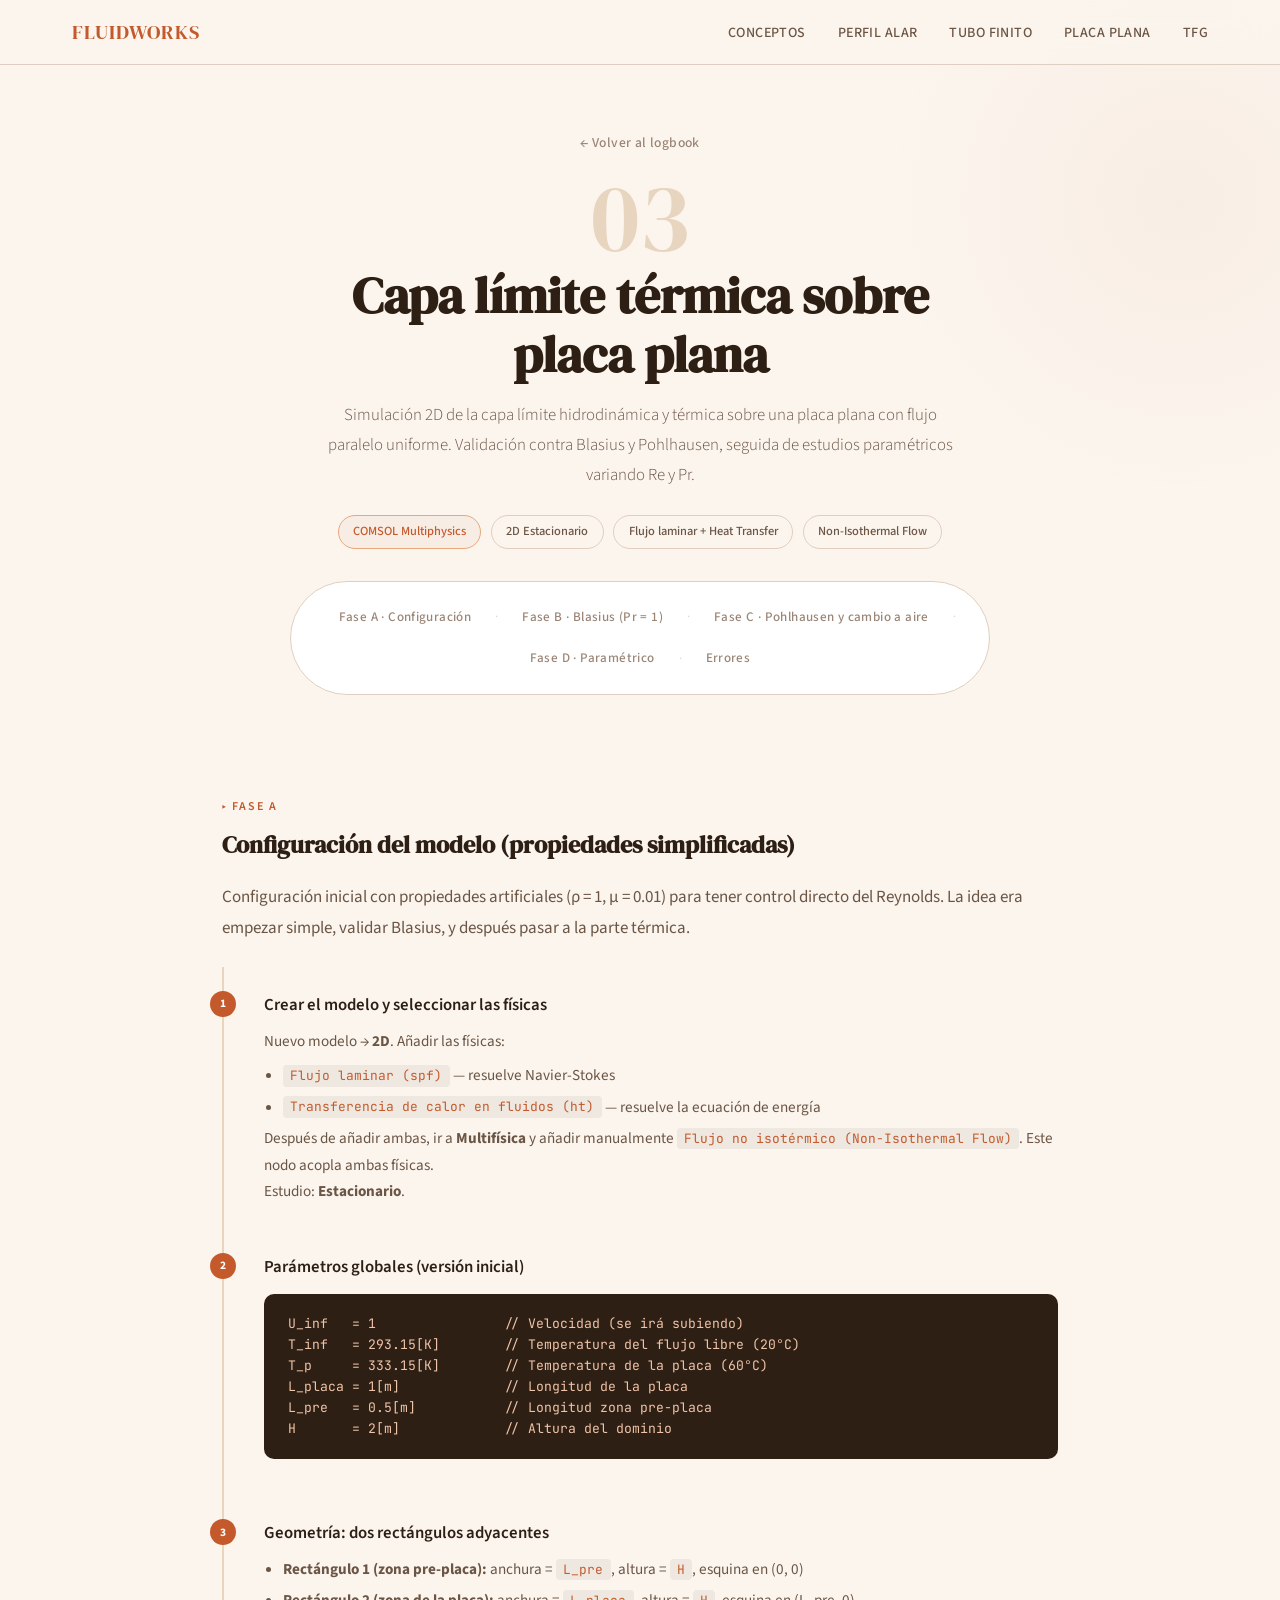
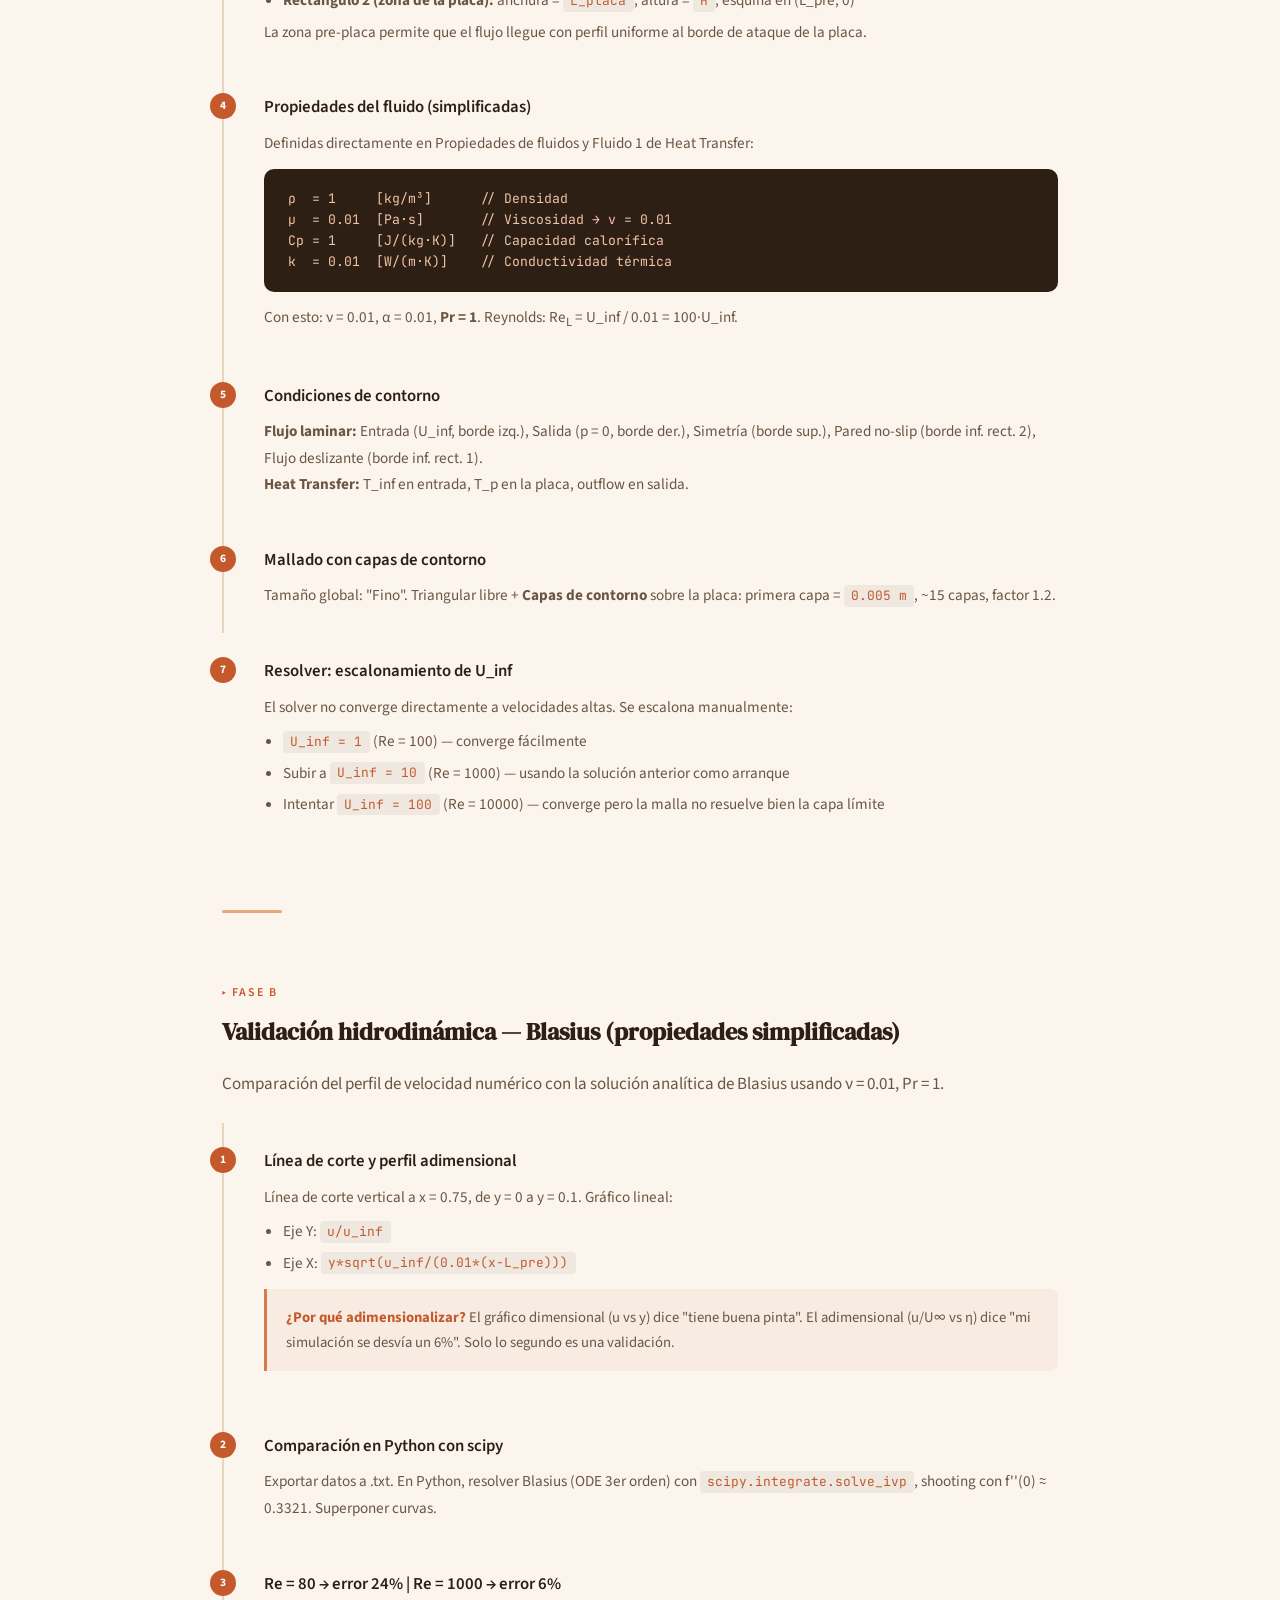
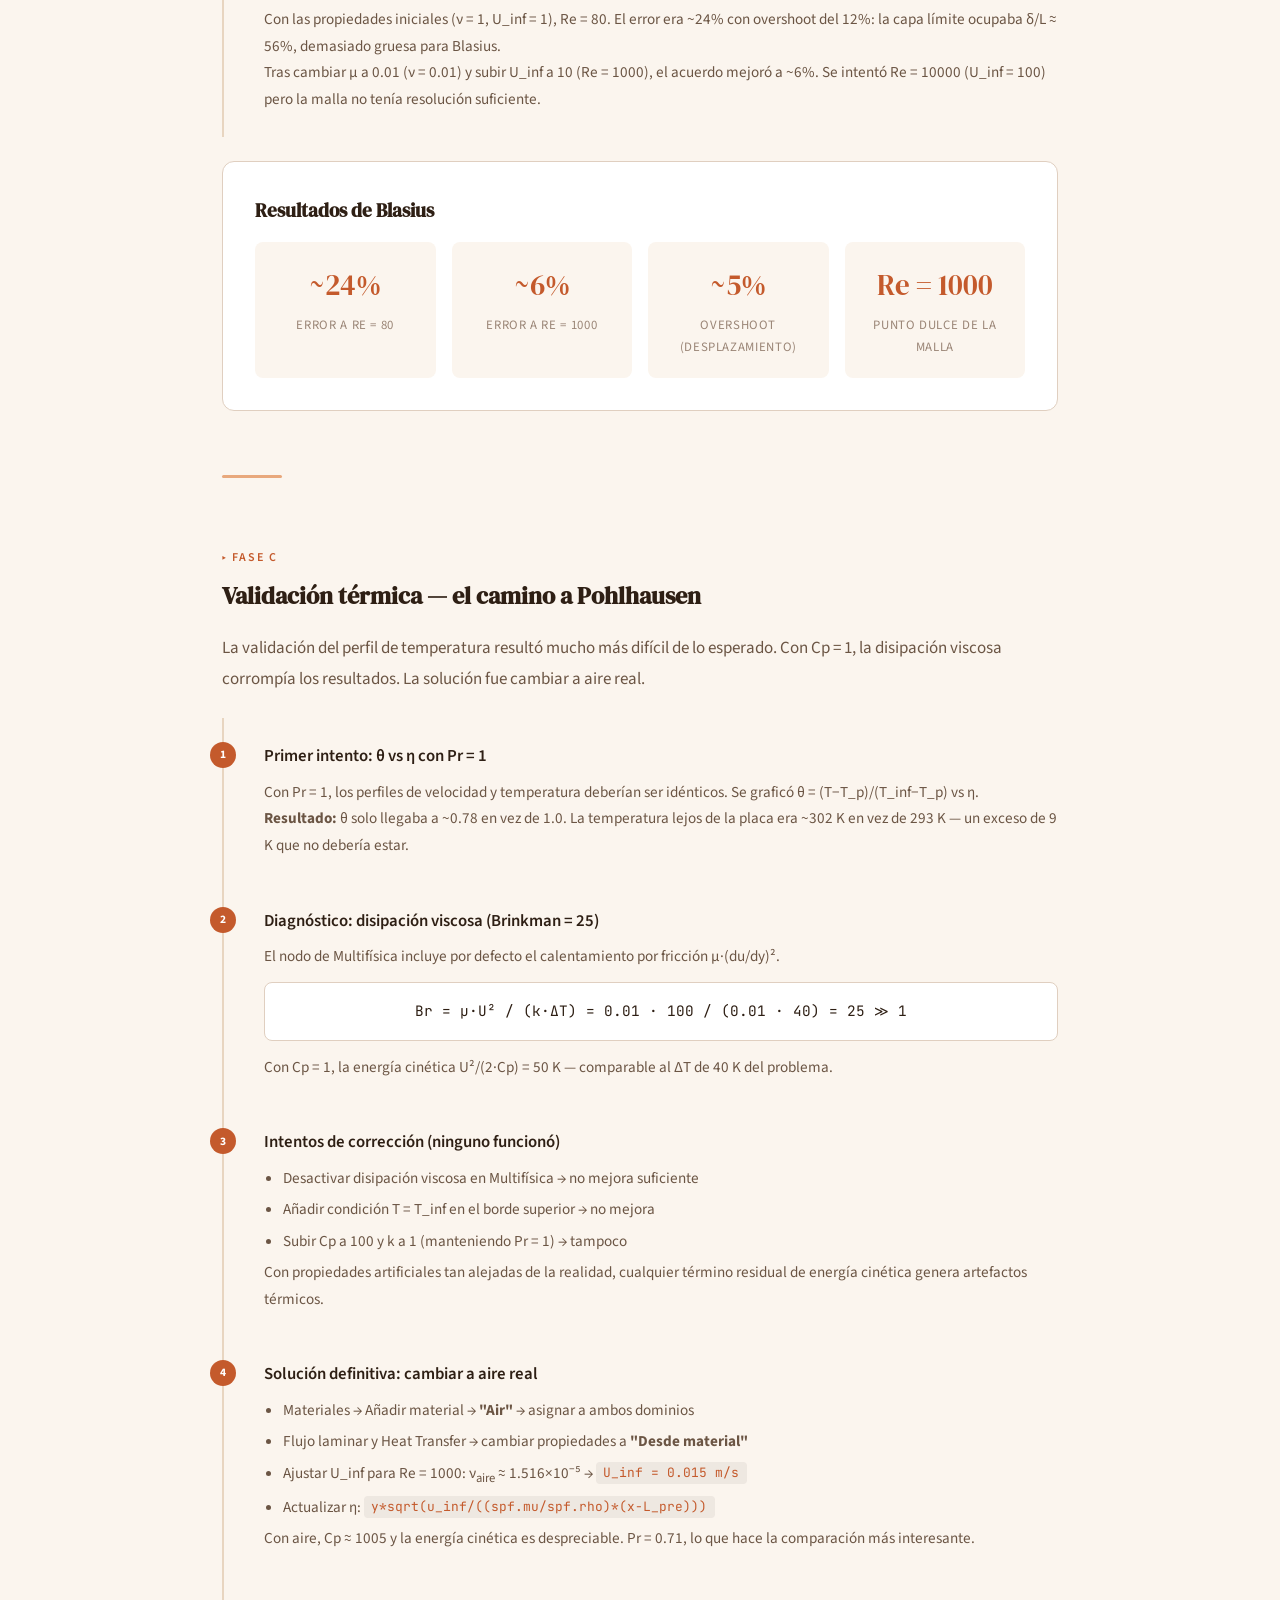
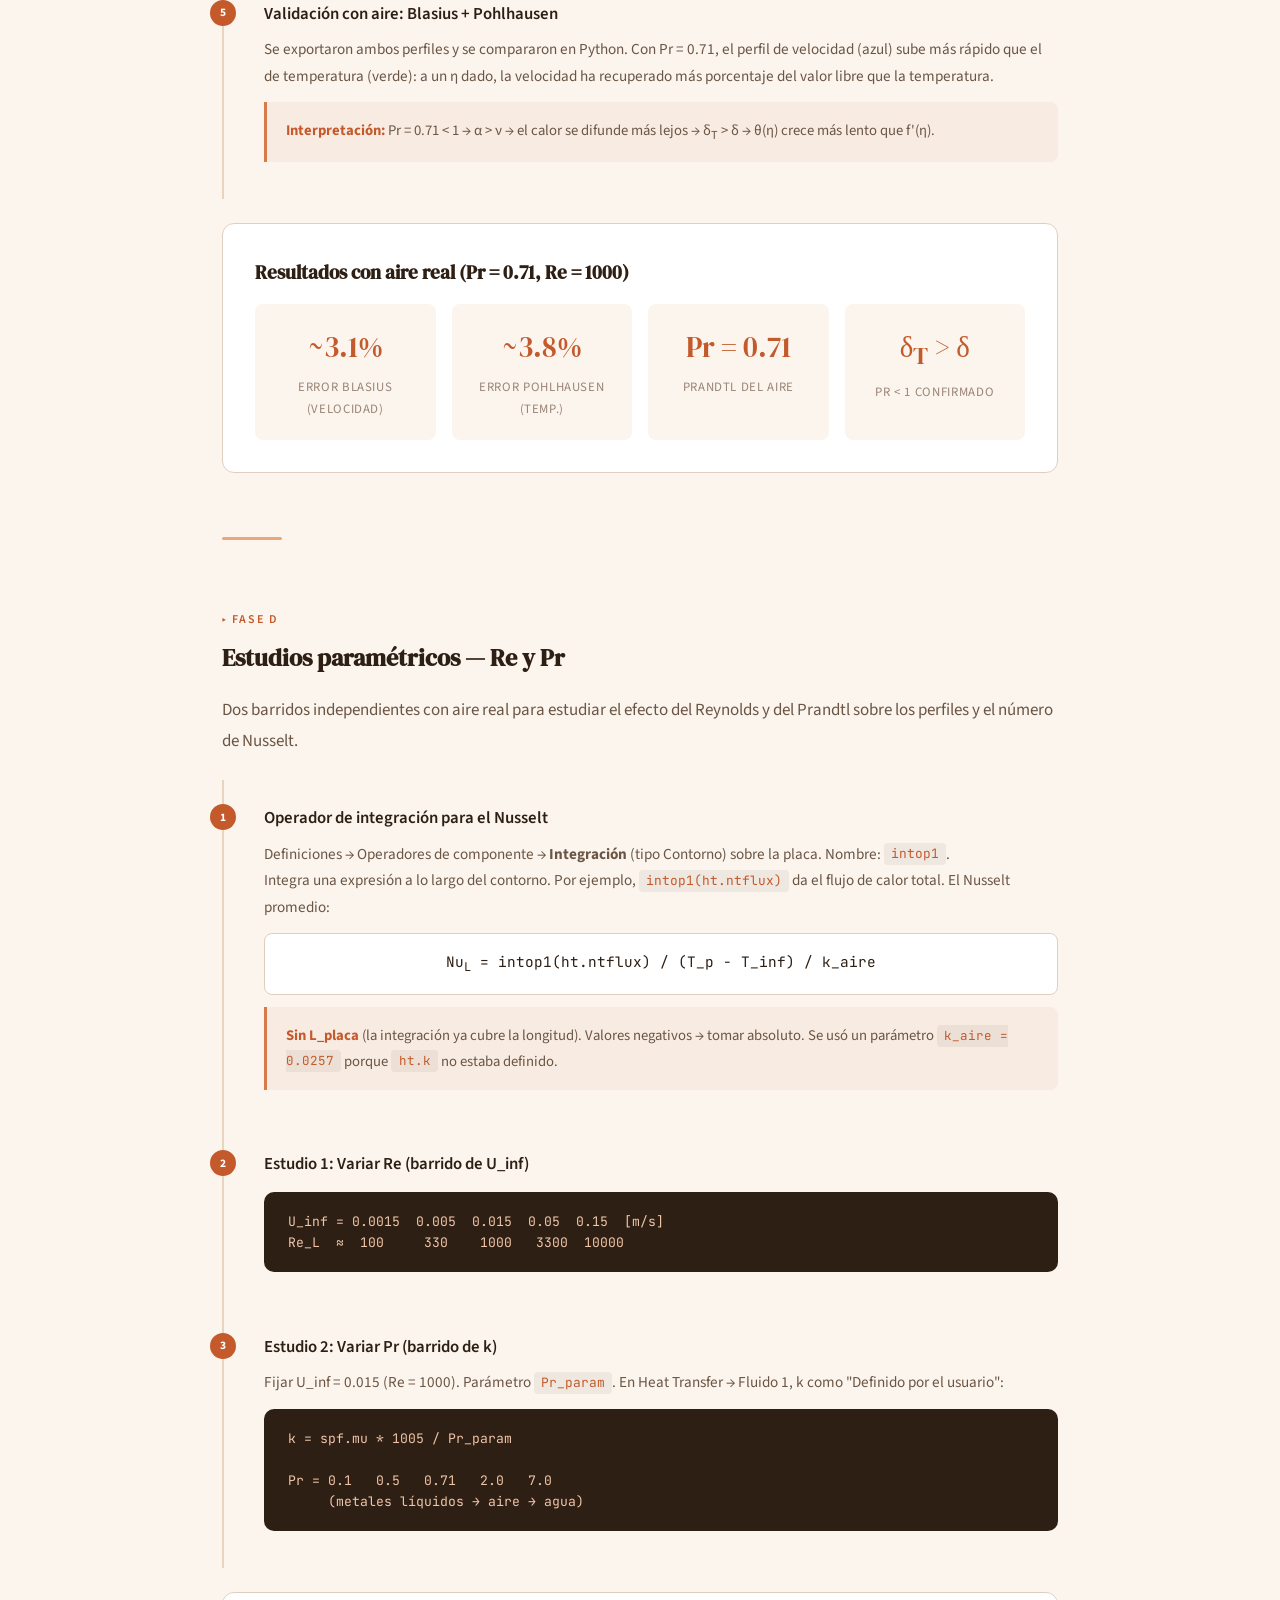
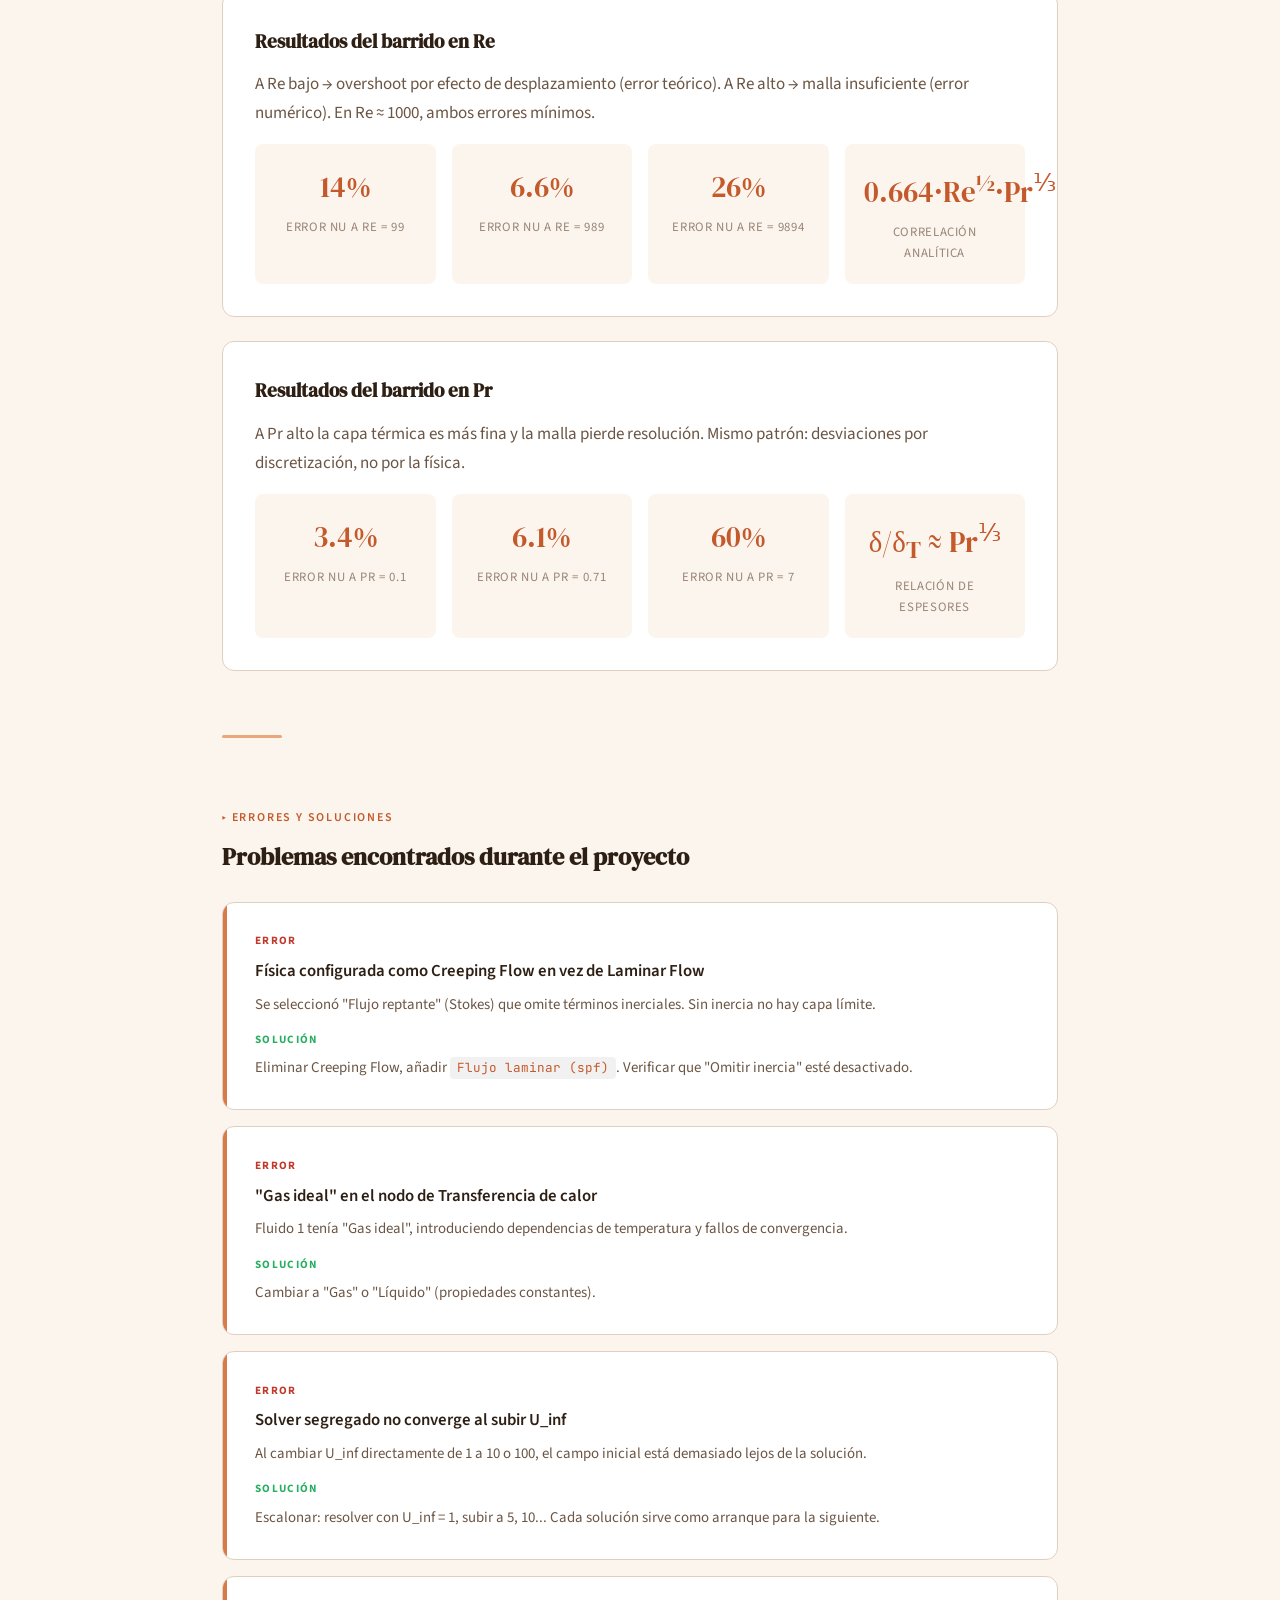
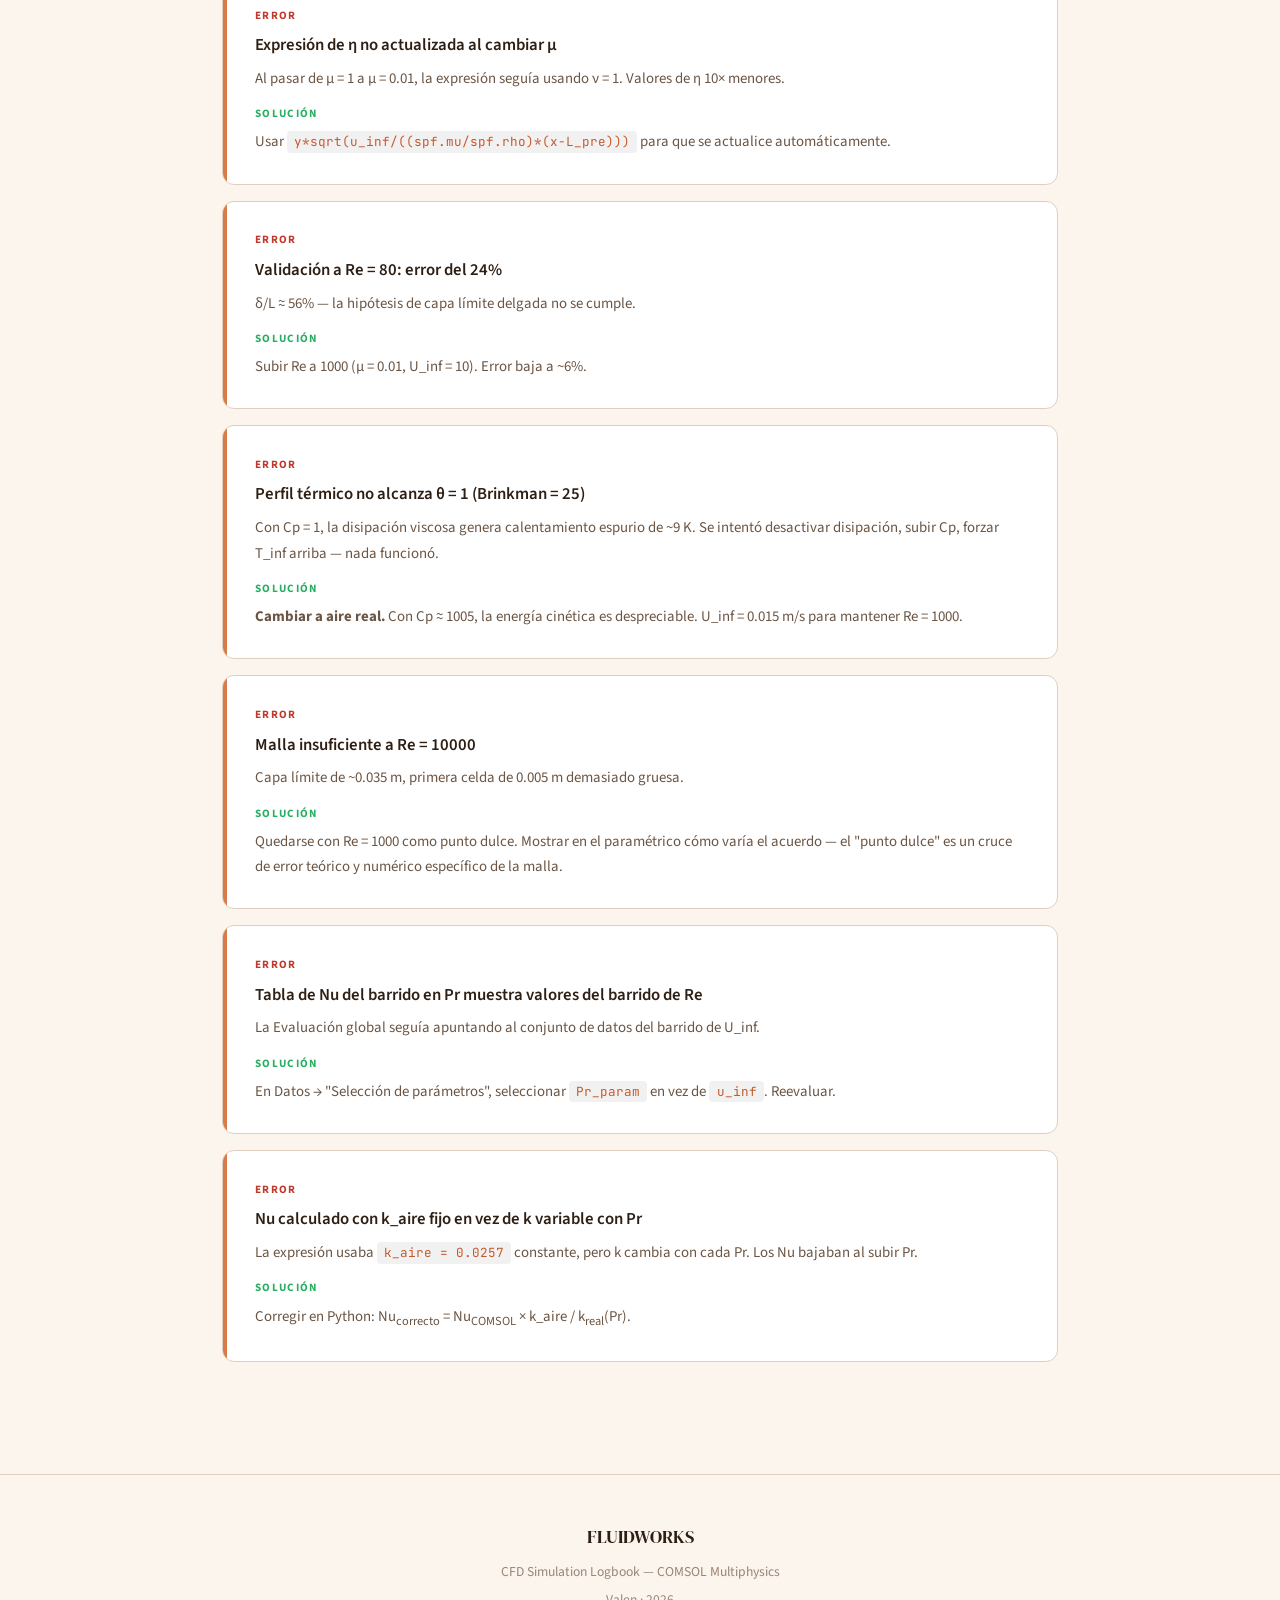
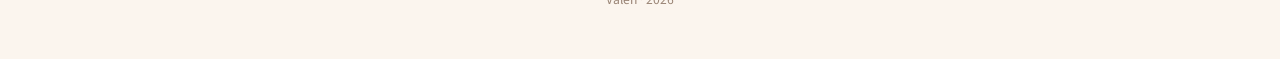
<file: project-flatplate.html>
<!DOCTYPE html>
<html lang="es">
<head>
<meta charset="UTF-8">
<meta name="viewport" content="width=device-width, initial-scale=1.0">
<title>Capa límite térmica — FLUIDWORKS</title>
<link rel="stylesheet" href="style.css">
<link rel="manifest" href="manifest.json">
<meta name="theme-color" content="#C45A2C">
<link rel="apple-touch-icon" href="icon-192.png">
</head>
<body>

<nav id="navbar">
  <div class="nav-inner">
    <a href="index.html" class="nav-logo">FLUIDWORKS</a>
    <ul class="nav-links">
      <li><a href="index.html#concepts">Conceptos</a></li>
      <li><a href="project-airfoil.html">Perfil Alar</a></li>
      <li><a href="project-tube.html">Tubo Finito</a></li>
      <li><a href="project-flatplate.html">Placa Plana</a></li>
      <li><a href="project-tfg.html">TFG</a></li>
    </ul>
  </div>
</nav>

<div class="project-hero">
  <div class="container">
    <a href="index.html" class="back-link">← Volver al logbook</a>
    <div class="pnum">03</div>
    <h1>Capa límite térmica sobre placa plana</h1>
    <p class="desc">Simulación 2D de la capa límite hidrodinámica y térmica sobre una placa plana con flujo paralelo uniforme. Validación contra Blasius y Pohlhausen, seguida de estudios paramétricos variando Re y Pr.</p>
    <div class="meta">
      <span class="meta-chip highlight">COMSOL Multiphysics</span>
      <span class="meta-chip">2D Estacionario</span>
      <span class="meta-chip">Flujo laminar + Heat Transfer</span>
      <span class="meta-chip">Non-Isothermal Flow</span>
    </div>
    <div class="toc">
      <a href="#phase-a">Fase A · Configuración</a>
      <span class="sep">·</span>
      <a href="#phase-b">Fase B · Blasius (Pr = 1)</a>
      <span class="sep">·</span>
      <a href="#phase-c">Fase C · Pohlhausen y cambio a aire</a>
      <span class="sep">·</span>
      <a href="#phase-d">Fase D · Paramétrico</a>
      <span class="sep">·</span>
      <a href="#errors">Errores</a>
    </div>
  </div>
</div>

<section style="padding-top: 2rem;">
  <div class="container">

    <div id="phase-a" class="phase fade-in">
      <div class="phase-label">▸ Fase A</div>
      <h3 class="phase-title">Configuración del modelo (propiedades simplificadas)</h3>
      <p class="phase-desc">Configuración inicial con propiedades artificiales (ρ = 1, μ = 0.01) para tener control directo del Reynolds. La idea era empezar simple, validar Blasius, y después pasar a la parte térmica.</p>

      <div class="step" data-step="1">
        <h4>Crear el modelo y seleccionar las físicas</h4>
        <p>Nuevo modelo → <strong>2D</strong>. Añadir las físicas:</p>
        <ul>
          <li><span class="code-inline">Flujo laminar (spf)</span> — resuelve Navier-Stokes</li>
          <li><span class="code-inline">Transferencia de calor en fluidos (ht)</span> — resuelve la ecuación de energía</li>
        </ul>
        <p>Después de añadir ambas, ir a <strong>Multifísica</strong> y añadir manualmente <span class="code-inline">Flujo no isotérmico (Non-Isothermal Flow)</span>. Este nodo acopla ambas físicas.</p>
        <p>Estudio: <strong>Estacionario</strong>.</p>
      </div>

      <div class="step" data-step="2">
        <h4>Parámetros globales (versión inicial)</h4>
        <div class="code-block">U_inf   = 1                // Velocidad (se irá subiendo)
T_inf   = 293.15[K]        // Temperatura del flujo libre (20°C)
T_p     = 333.15[K]        // Temperatura de la placa (60°C)
L_placa = 1[m]             // Longitud de la placa
L_pre   = 0.5[m]           // Longitud zona pre-placa
H       = 2[m]             // Altura del dominio</div>
      </div>

      <div class="step" data-step="3">
        <h4>Geometría: dos rectángulos adyacentes</h4>
        <ul>
          <li><strong>Rectángulo 1 (zona pre-placa):</strong> anchura = <span class="code-inline">L_pre</span>, altura = <span class="code-inline">H</span>, esquina en (0, 0)</li>
          <li><strong>Rectángulo 2 (zona de la placa):</strong> anchura = <span class="code-inline">L_placa</span>, altura = <span class="code-inline">H</span>, esquina en (L_pre, 0)</li>
        </ul>
        <p>La zona pre-placa permite que el flujo llegue con perfil uniforme al borde de ataque de la placa.</p>
      </div>

      <div class="step" data-step="4">
        <h4>Propiedades del fluido (simplificadas)</h4>
        <p>Definidas directamente en Propiedades de fluidos y Fluido 1 de Heat Transfer:</p>
        <div class="code-block">ρ  = 1     [kg/m³]      // Densidad
μ  = 0.01  [Pa·s]       // Viscosidad → ν = 0.01
Cp = 1     [J/(kg·K)]   // Capacidad calorífica
k  = 0.01  [W/(m·K)]    // Conductividad térmica</div>
        <p>Con esto: ν = 0.01, α = 0.01, <strong>Pr = 1</strong>. Reynolds: Re<sub>L</sub> = U_inf / 0.01 = 100·U_inf.</p>
      </div>

      <div class="step" data-step="5">
        <h4>Condiciones de contorno</h4>
        <p><strong>Flujo laminar:</strong> Entrada (U_inf, borde izq.), Salida (p = 0, borde der.), Simetría (borde sup.), Pared no-slip (borde inf. rect. 2), Flujo deslizante (borde inf. rect. 1).</p>
        <p><strong>Heat Transfer:</strong> T_inf en entrada, T_p en la placa, outflow en salida.</p>
      </div>

      <div class="step" data-step="6">
        <h4>Mallado con capas de contorno</h4>
        <p>Tamaño global: "Fino". Triangular libre + <strong>Capas de contorno</strong> sobre la placa: primera capa = <span class="code-inline">0.005 m</span>, ~15 capas, factor 1.2.</p>
      </div>

      <div class="step" data-step="7">
        <h4>Resolver: escalonamiento de U_inf</h4>
        <p>El solver no converge directamente a velocidades altas. Se escalona manualmente:</p>
        <ul>
          <li><span class="code-inline">U_inf = 1</span> (Re = 100) — converge fácilmente</li>
          <li>Subir a <span class="code-inline">U_inf = 10</span> (Re = 1000) — usando la solución anterior como arranque</li>
          <li>Intentar <span class="code-inline">U_inf = 100</span> (Re = 10000) — converge pero la malla no resuelve bien la capa límite</li>
        </ul>
      </div>
    </div>

    <div class="divider"></div>

    <div id="phase-b" style="position:relative;top:-80px;"></div>
    <div class="phase fade-in">
      <div class="phase-label">▸ Fase B</div>
      <h3 class="phase-title">Validación hidrodinámica — Blasius (propiedades simplificadas)</h3>
      <p class="phase-desc">Comparación del perfil de velocidad numérico con la solución analítica de Blasius usando ν = 0.01, Pr = 1.</p>

      <div class="step" data-step="1">
        <h4>Línea de corte y perfil adimensional</h4>
        <p>Línea de corte vertical a x = 0.75, de y = 0 a y = 0.1. Gráfico lineal:</p>
        <ul>
          <li>Eje Y: <span class="code-inline">u/u_inf</span></li>
          <li>Eje X: <span class="code-inline">y*sqrt(u_inf/(0.01*(x-L_pre)))</span></li>
        </ul>
        <div class="note"><strong>¿Por qué adimensionalizar?</strong> El gráfico dimensional (u vs y) dice "tiene buena pinta". El adimensional (u/U∞ vs η) dice "mi simulación se desvía un 6%". Solo lo segundo es una validación.</div>
      </div>

      <div class="step" data-step="2">
        <h4>Comparación en Python con scipy</h4>
        <p>Exportar datos a .txt. En Python, resolver Blasius (ODE 3er orden) con <span class="code-inline">scipy.integrate.solve_ivp</span>, shooting con f''(0) ≈ 0.3321. Superponer curvas.</p>
      </div>

      <div class="step" data-step="3">
        <h4>Re = 80 → error 24% | Re = 1000 → error 6%</h4>
        <p>Con las propiedades iniciales (ν = 1, U_inf = 1), Re = 80. El error era ~24% con overshoot del 12%: la capa límite ocupaba δ/L ≈ 56%, demasiado gruesa para Blasius.</p>
        <p>Tras cambiar μ a 0.01 (ν = 0.01) y subir U_inf a 10 (Re = 1000), el acuerdo mejoró a ~6%. Se intentó Re = 10000 (U_inf = 100) pero la malla no tenía resolución suficiente.</p>
      </div>

      <div class="results-card">
        <h4>Resultados de Blasius</h4>
        <div class="results-grid">
          <div class="result-item"><div class="value">~24%</div><div class="desc">Error a Re = 80</div></div>
          <div class="result-item"><div class="value">~6%</div><div class="desc">Error a Re = 1000</div></div>
          <div class="result-item"><div class="value">~5%</div><div class="desc">Overshoot (desplazamiento)</div></div>
          <div class="result-item"><div class="value">Re = 1000</div><div class="desc">Punto dulce de la malla</div></div>
        </div>
      </div>
    </div>

    <div class="divider"></div>

    <div id="phase-c" style="position:relative;top:-80px;"></div>
    <div class="phase fade-in">
      <div class="phase-label">▸ Fase C</div>
      <h3 class="phase-title">Validación térmica — el camino a Pohlhausen</h3>
      <p class="phase-desc">La validación del perfil de temperatura resultó mucho más difícil de lo esperado. Con Cp = 1, la disipación viscosa corrompía los resultados. La solución fue cambiar a aire real.</p>

      <div class="step" data-step="1">
        <h4>Primer intento: θ vs η con Pr = 1</h4>
        <p>Con Pr = 1, los perfiles de velocidad y temperatura deberían ser idénticos. Se graficó θ = (T−T_p)/(T_inf−T_p) vs η.</p>
        <p><strong>Resultado:</strong> θ solo llegaba a ~0.78 en vez de 1.0. La temperatura lejos de la placa era ~302 K en vez de 293 K — un exceso de 9 K que no debería estar.</p>
      </div>

      <div class="step" data-step="2">
        <h4>Diagnóstico: disipación viscosa (Brinkman = 25)</h4>
        <p>El nodo de Multifísica incluye por defecto el calentamiento por fricción μ·(du/dy)².</p>
        <div class="formula">Br = μ·U² / (k·ΔT) = 0.01 · 100 / (0.01 · 40) = 25 ≫ 1</div>
        <p>Con Cp = 1, la energía cinética U²/(2·Cp) = 50 K — comparable al ΔT de 40 K del problema.</p>
      </div>

      <div class="step" data-step="3">
        <h4>Intentos de corrección (ninguno funcionó)</h4>
        <ul>
          <li>Desactivar disipación viscosa en Multifísica → no mejora suficiente</li>
          <li>Añadir condición T = T_inf en el borde superior → no mejora</li>
          <li>Subir Cp a 100 y k a 1 (manteniendo Pr = 1) → tampoco</li>
        </ul>
        <p>Con propiedades artificiales tan alejadas de la realidad, cualquier término residual de energía cinética genera artefactos térmicos.</p>
      </div>

      <div class="step" data-step="4">
        <h4>Solución definitiva: cambiar a aire real</h4>
        <ul>
          <li>Materiales → Añadir material → <strong>"Air"</strong> → asignar a ambos dominios</li>
          <li>Flujo laminar y Heat Transfer → cambiar propiedades a <strong>"Desde material"</strong></li>
          <li>Ajustar U_inf para Re = 1000: ν<sub>aire</sub> ≈ 1.516×10⁻⁵ → <span class="code-inline">U_inf = 0.015 m/s</span></li>
          <li>Actualizar η: <span class="code-inline">y*sqrt(u_inf/((spf.mu/spf.rho)*(x-L_pre)))</span></li>
        </ul>
        <p>Con aire, Cp ≈ 1005 y la energía cinética es despreciable. Pr = 0.71, lo que hace la comparación más interesante.</p>
      </div>

      <div class="step" data-step="5">
        <h4>Validación con aire: Blasius + Pohlhausen</h4>
        <p>Se exportaron ambos perfiles y se compararon en Python. Con Pr = 0.71, el perfil de velocidad (azul) sube más rápido que el de temperatura (verde): a un η dado, la velocidad ha recuperado más porcentaje del valor libre que la temperatura.</p>
        <div class="note"><strong>Interpretación:</strong> Pr = 0.71 < 1 → α > ν → el calor se difunde más lejos → δ<sub>T</sub> > δ → θ(η) crece más lento que f'(η).</div>
      </div>

      <div class="results-card">
        <h4>Resultados con aire real (Pr = 0.71, Re = 1000)</h4>
        <div class="results-grid">
          <div class="result-item"><div class="value">~3.1%</div><div class="desc">Error Blasius (velocidad)</div></div>
          <div class="result-item"><div class="value">~3.8%</div><div class="desc">Error Pohlhausen (temp.)</div></div>
          <div class="result-item"><div class="value">Pr = 0.71</div><div class="desc">Prandtl del aire</div></div>
          <div class="result-item"><div class="value">δ<sub>T</sub> > δ</div><div class="desc">Pr < 1 confirmado</div></div>
        </div>
      </div>
    </div>

    <div class="divider"></div>

    <div id="phase-d" style="position:relative;top:-80px;"></div>
    <div class="phase fade-in">
      <div class="phase-label">▸ Fase D</div>
      <h3 class="phase-title">Estudios paramétricos — Re y Pr</h3>
      <p class="phase-desc">Dos barridos independientes con aire real para estudiar el efecto del Reynolds y del Prandtl sobre los perfiles y el número de Nusselt.</p>

      <div class="step" data-step="1">
        <h4>Operador de integración para el Nusselt</h4>
        <p>Definiciones → Operadores de componente → <strong>Integración</strong> (tipo Contorno) sobre la placa. Nombre: <span class="code-inline">intop1</span>.</p>
        <p>Integra una expresión a lo largo del contorno. Por ejemplo, <span class="code-inline">intop1(ht.ntflux)</span> da el flujo de calor total. El Nusselt promedio:</p>
        <div class="formula">Nu<sub>L</sub> = intop1(ht.ntflux) / (T_p − T_inf) / k_aire</div>
        <div class="note"><strong>Sin L_placa</strong> (la integración ya cubre la longitud). Valores negativos → tomar absoluto. Se usó un parámetro <span class="code-inline">k_aire = 0.0257</span> porque <span class="code-inline">ht.k</span> no estaba definido.</div>
      </div>

      <div class="step" data-step="2">
        <h4>Estudio 1: Variar Re (barrido de U_inf)</h4>
        <div class="code-block">U_inf = 0.0015  0.005  0.015  0.05  0.15  [m/s]
Re_L  ≈  100     330    1000   3300  10000</div>
      </div>

      <div class="step" data-step="3">
        <h4>Estudio 2: Variar Pr (barrido de k)</h4>
        <p>Fijar U_inf = 0.015 (Re = 1000). Parámetro <span class="code-inline">Pr_param</span>. En Heat Transfer → Fluido 1, k como "Definido por el usuario":</p>
        <div class="code-block">k = spf.mu * 1005 / Pr_param

Pr = 0.1   0.5   0.71   2.0   7.0
     (metales líquidos → aire → agua)</div>
      </div>

      <div class="results-card">
        <h4>Resultados del barrido en Re</h4>
        <p style="color: var(--text-secondary); margin-bottom: 1rem;">A Re bajo → overshoot por efecto de desplazamiento (error teórico). A Re alto → malla insuficiente (error numérico). En Re ≈ 1000, ambos errores mínimos.</p>
        <div class="results-grid">
          <div class="result-item"><div class="value">14%</div><div class="desc">Error Nu a Re = 99</div></div>
          <div class="result-item"><div class="value">6.6%</div><div class="desc">Error Nu a Re = 989</div></div>
          <div class="result-item"><div class="value">26%</div><div class="desc">Error Nu a Re = 9894</div></div>
          <div class="result-item"><div class="value">0.664·Re<sup>½</sup>·Pr<sup>⅓</sup></div><div class="desc">Correlación analítica</div></div>
        </div>
      </div>

      <div class="results-card">
        <h4>Resultados del barrido en Pr</h4>
        <p style="color: var(--text-secondary); margin-bottom: 1rem;">A Pr alto la capa térmica es más fina y la malla pierde resolución. Mismo patrón: desviaciones por discretización, no por la física.</p>
        <div class="results-grid">
          <div class="result-item"><div class="value">3.4%</div><div class="desc">Error Nu a Pr = 0.1</div></div>
          <div class="result-item"><div class="value">6.1%</div><div class="desc">Error Nu a Pr = 0.71</div></div>
          <div class="result-item"><div class="value">60%</div><div class="desc">Error Nu a Pr = 7</div></div>
          <div class="result-item"><div class="value">δ/δ<sub>T</sub> ≈ Pr<sup>⅓</sup></div><div class="desc">Relación de espesores</div></div>
        </div>
      </div>
    </div>

    <div class="divider"></div>

    <div id="errors" style="position:relative;top:-80px;"></div>
    <div class="troubleshooting fade-in">
      <div class="phase-label">▸ Errores y soluciones</div>
      <h3 class="troubleshooting-title">Problemas encontrados durante el proyecto</h3>

      <div class="trouble-item">
        <div class="error-label">Error</div>
        <h4>Física configurada como Creeping Flow en vez de Laminar Flow</h4>
        <p>Se seleccionó "Flujo reptante" (Stokes) que omite términos inerciales. Sin inercia no hay capa límite.</p>
        <div class="fix-label">Solución</div>
        <p>Eliminar Creeping Flow, añadir <span class="code-inline">Flujo laminar (spf)</span>. Verificar que "Omitir inercia" esté desactivado.</p>
      </div>

      <div class="trouble-item">
        <div class="error-label">Error</div>
        <h4>"Gas ideal" en el nodo de Transferencia de calor</h4>
        <p>Fluido 1 tenía "Gas ideal", introduciendo dependencias de temperatura y fallos de convergencia.</p>
        <div class="fix-label">Solución</div>
        <p>Cambiar a "Gas" o "Líquido" (propiedades constantes).</p>
      </div>

      <div class="trouble-item">
        <div class="error-label">Error</div>
        <h4>Solver segregado no converge al subir U_inf</h4>
        <p>Al cambiar U_inf directamente de 1 a 10 o 100, el campo inicial está demasiado lejos de la solución.</p>
        <div class="fix-label">Solución</div>
        <p>Escalonar: resolver con U_inf = 1, subir a 5, 10... Cada solución sirve como arranque para la siguiente.</p>
      </div>

      <div class="trouble-item">
        <div class="error-label">Error</div>
        <h4>Expresión de η no actualizada al cambiar μ</h4>
        <p>Al pasar de μ = 1 a μ = 0.01, la expresión seguía usando ν = 1. Valores de η 10× menores.</p>
        <div class="fix-label">Solución</div>
        <p>Usar <span class="code-inline">y*sqrt(u_inf/((spf.mu/spf.rho)*(x-L_pre)))</span> para que se actualice automáticamente.</p>
      </div>

      <div class="trouble-item">
        <div class="error-label">Error</div>
        <h4>Validación a Re = 80: error del 24%</h4>
        <p>δ/L ≈ 56% — la hipótesis de capa límite delgada no se cumple.</p>
        <div class="fix-label">Solución</div>
        <p>Subir Re a 1000 (μ = 0.01, U_inf = 10). Error baja a ~6%.</p>
      </div>

      <div class="trouble-item">
        <div class="error-label">Error</div>
        <h4>Perfil térmico no alcanza θ = 1 (Brinkman = 25)</h4>
        <p>Con Cp = 1, la disipación viscosa genera calentamiento espurio de ~9 K. Se intentó desactivar disipación, subir Cp, forzar T_inf arriba — nada funcionó.</p>
        <div class="fix-label">Solución</div>
        <p><strong>Cambiar a aire real.</strong> Con Cp ≈ 1005, la energía cinética es despreciable. U_inf = 0.015 m/s para mantener Re = 1000.</p>
      </div>

      <div class="trouble-item">
        <div class="error-label">Error</div>
        <h4>Malla insuficiente a Re = 10000</h4>
        <p>Capa límite de ~0.035 m, primera celda de 0.005 m demasiado gruesa.</p>
        <div class="fix-label">Solución</div>
        <p>Quedarse con Re = 1000 como punto dulce. Mostrar en el paramétrico cómo varía el acuerdo — el "punto dulce" es un cruce de error teórico y numérico específico de la malla.</p>
      </div>

      <div class="trouble-item">
        <div class="error-label">Error</div>
        <h4>Tabla de Nu del barrido en Pr muestra valores del barrido de Re</h4>
        <p>La Evaluación global seguía apuntando al conjunto de datos del barrido de U_inf.</p>
        <div class="fix-label">Solución</div>
        <p>En Datos → "Selección de parámetros", seleccionar <span class="code-inline">Pr_param</span> en vez de <span class="code-inline">u_inf</span>. Reevaluar.</p>
      </div>

      <div class="trouble-item">
        <div class="error-label">Error</div>
        <h4>Nu calculado con k_aire fijo en vez de k variable con Pr</h4>
        <p>La expresión usaba <span class="code-inline">k_aire = 0.0257</span> constante, pero k cambia con cada Pr. Los Nu bajaban al subir Pr.</p>
        <div class="fix-label">Solución</div>
        <p>Corregir en Python: Nu<sub>correcto</sub> = Nu<sub>COMSOL</sub> × k_aire / k<sub>real</sub>(Pr).</p>
      </div>
    </div>

  </div>
</section>

<footer>
  <div class="container">
    <p class="fname">FLUIDWORKS</p>
    <p>CFD Simulation Logbook — COMSOL Multiphysics</p>
    <p style="margin-top: 0.3rem;">Valen · 2026</p>
  </div>
</footer>

<script>
const nav = document.getElementById('navbar');
window.addEventListener('scroll', () => { nav.classList.toggle('scrolled', window.scrollY > 50); });
const observer = new IntersectionObserver((entries) => {
  entries.forEach(entry => { if (entry.isIntersecting) entry.target.classList.add('visible'); });
}, { threshold: 0.08, rootMargin: '0px 0px -40px 0px' });
document.querySelectorAll('.fade-in').forEach(el => observer.observe(el));
</script>
<script>if("serviceWorker" in navigator){navigator.serviceWorker.register("sw.js");}</script>
</body>
</html>
</file>
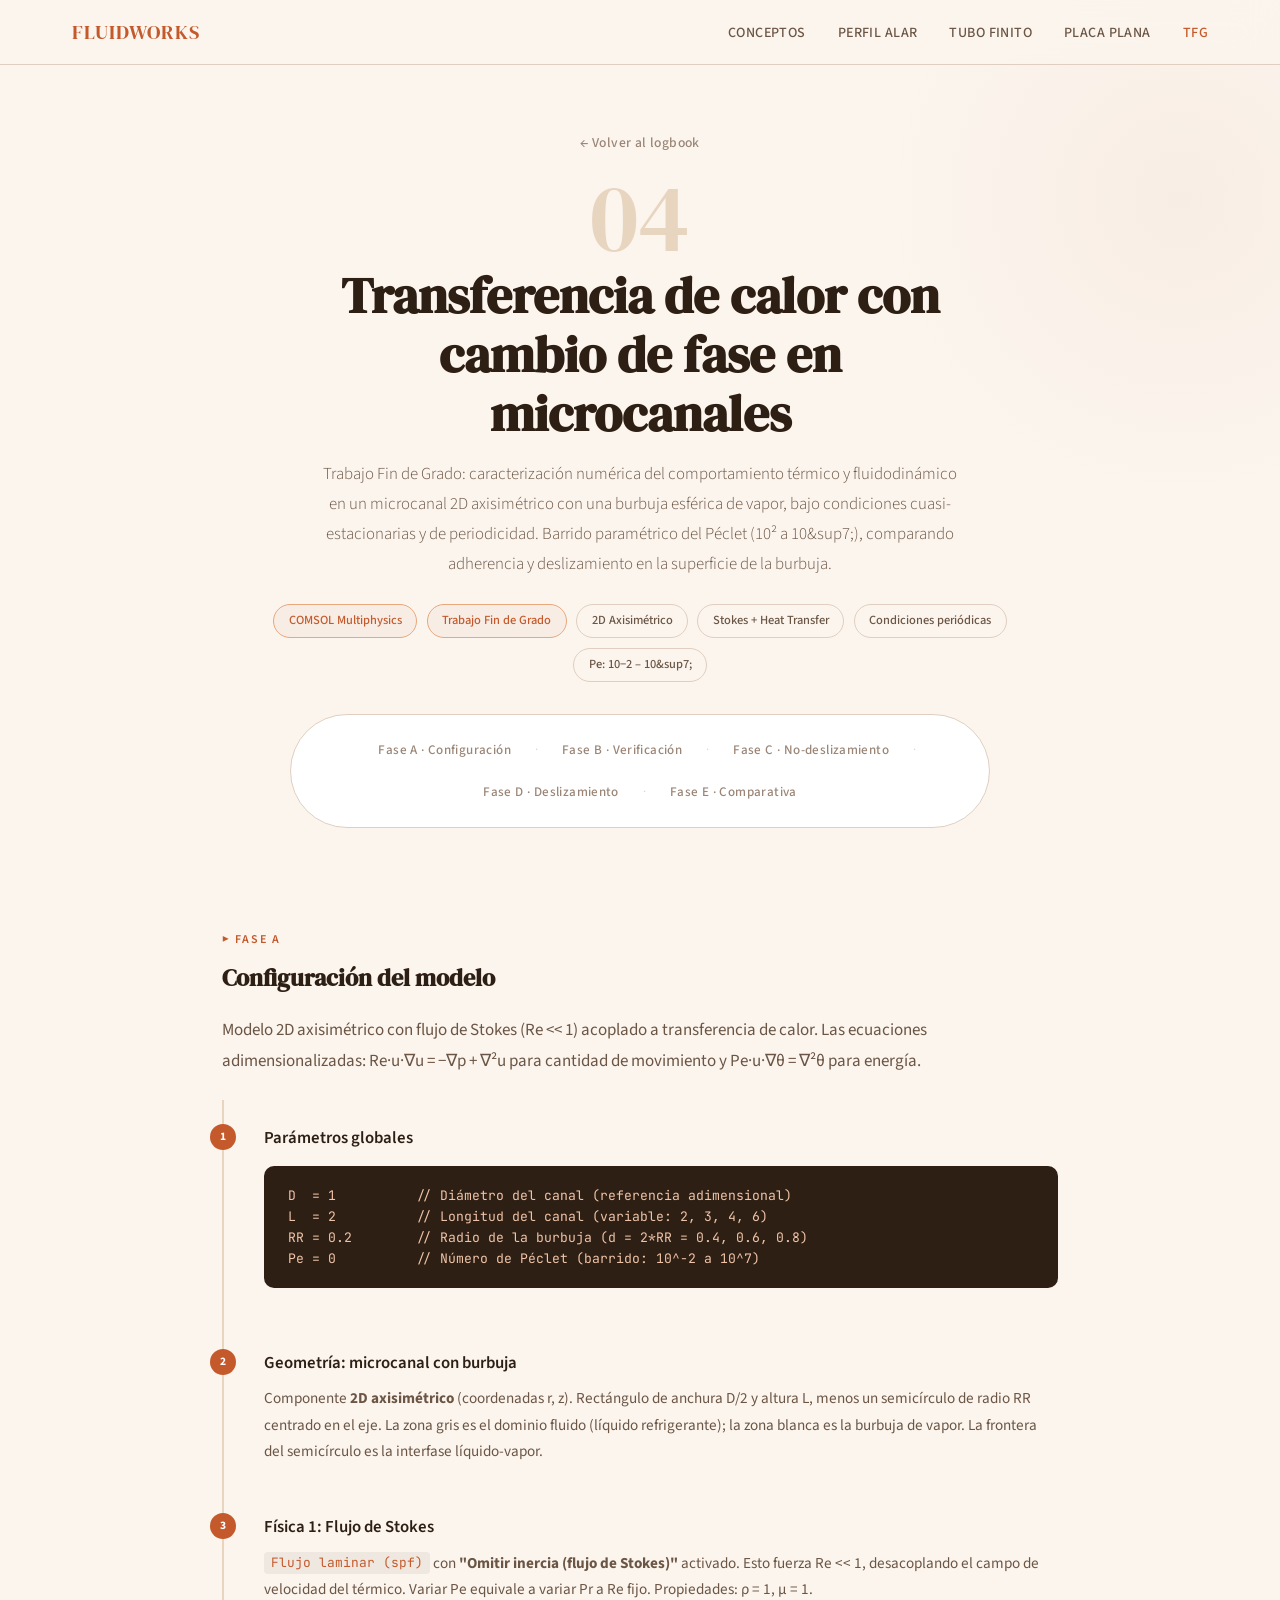
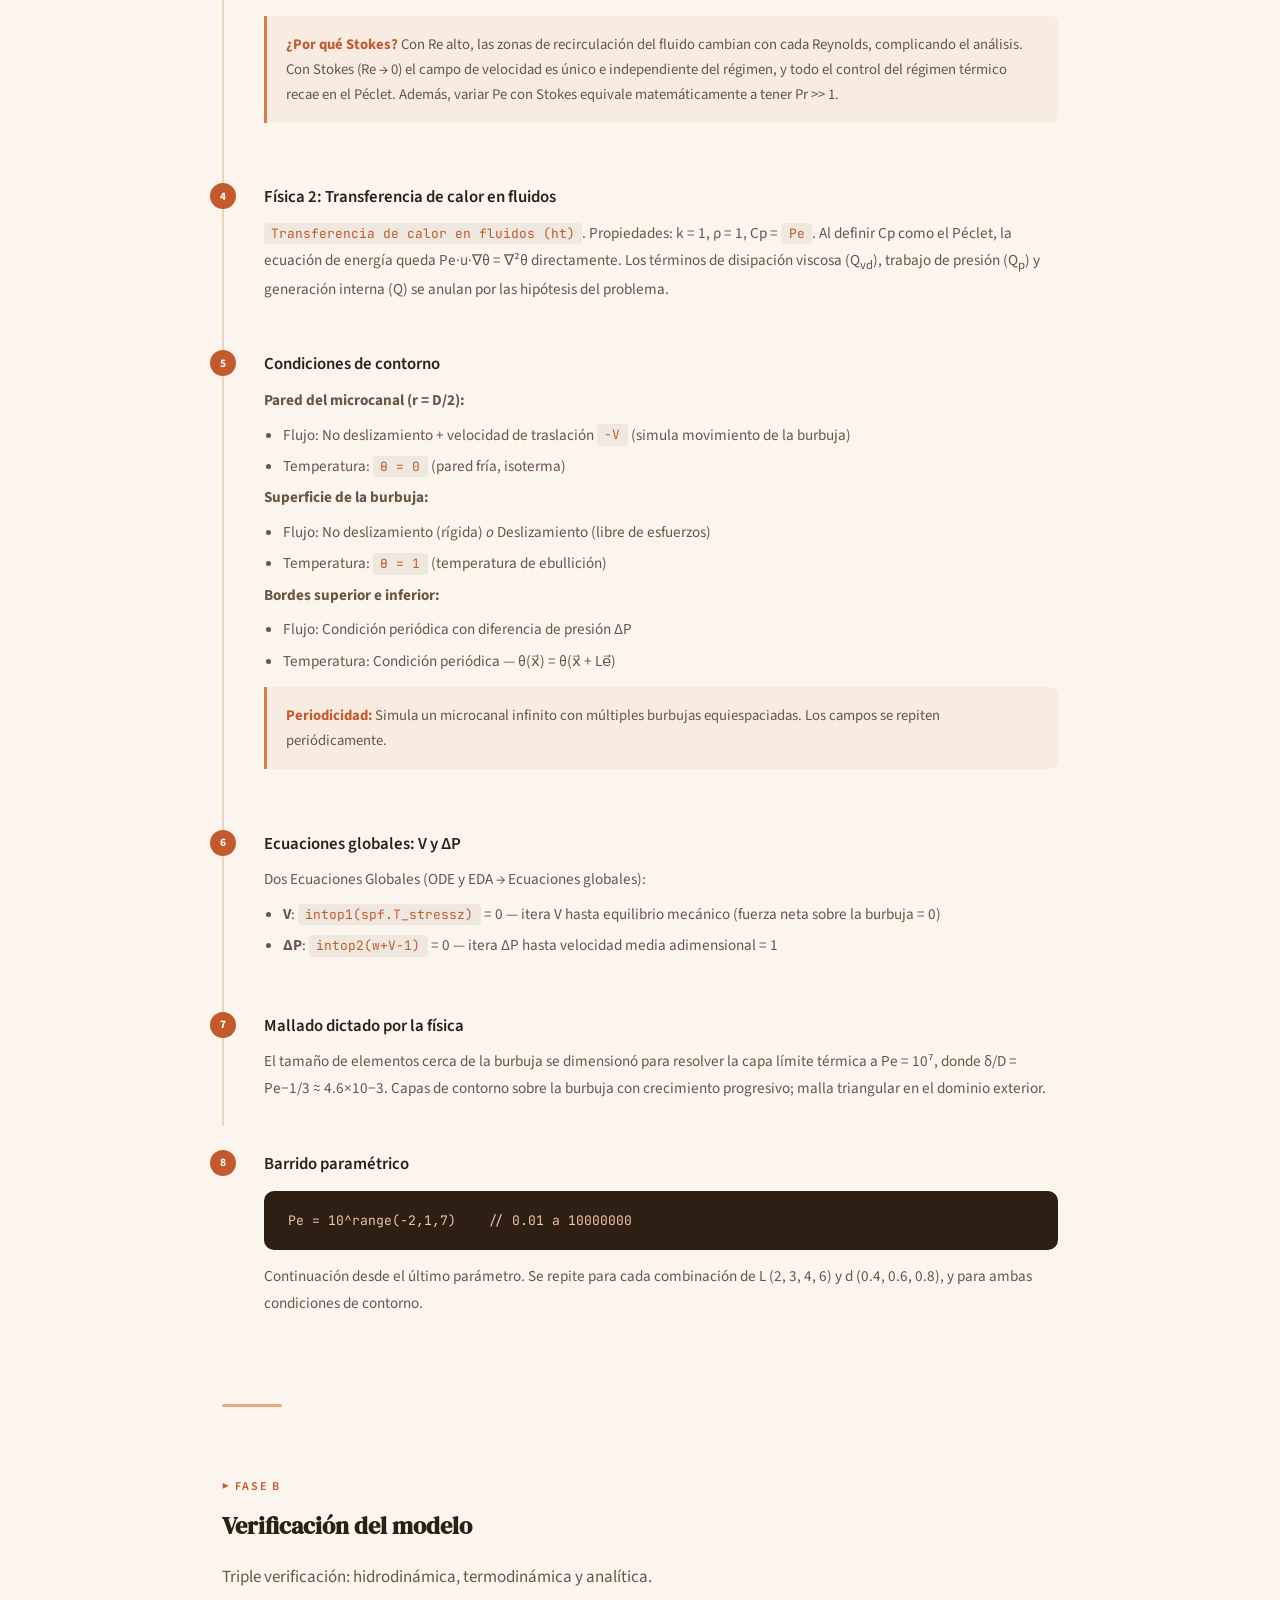
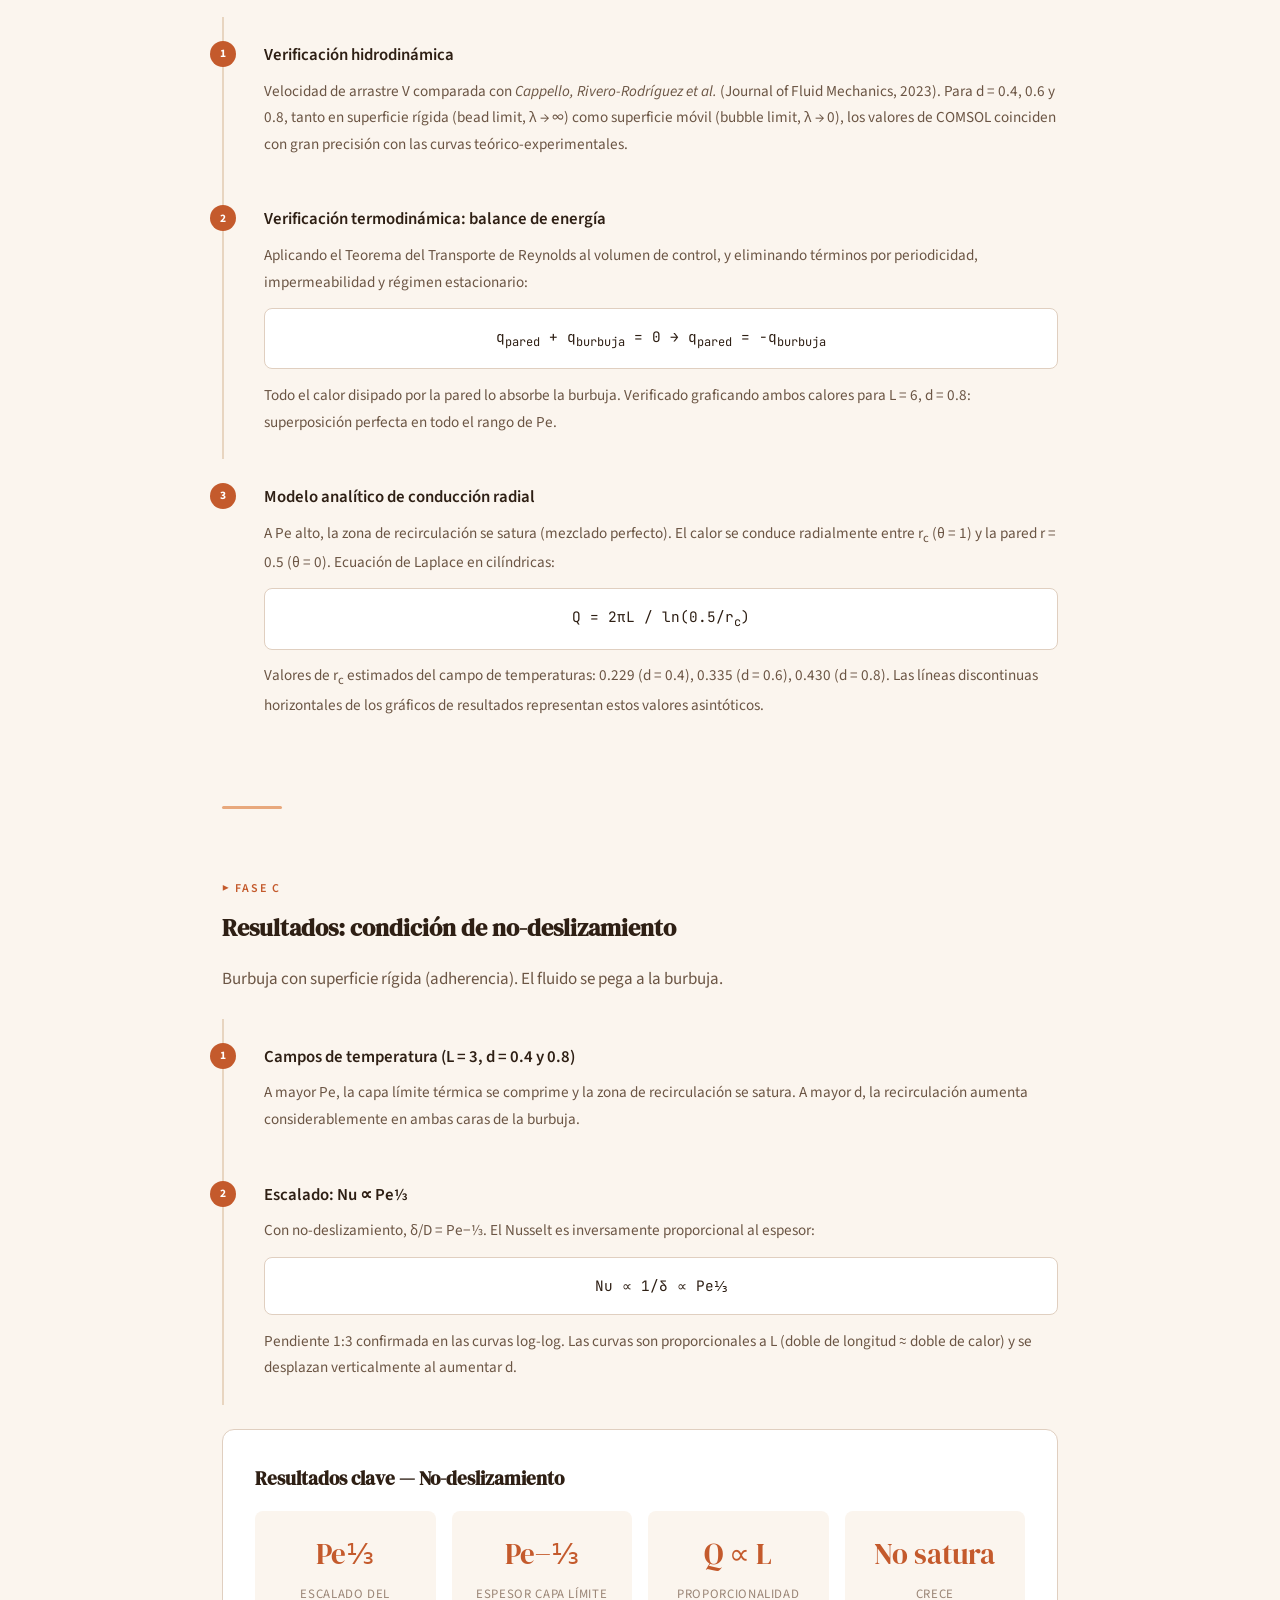
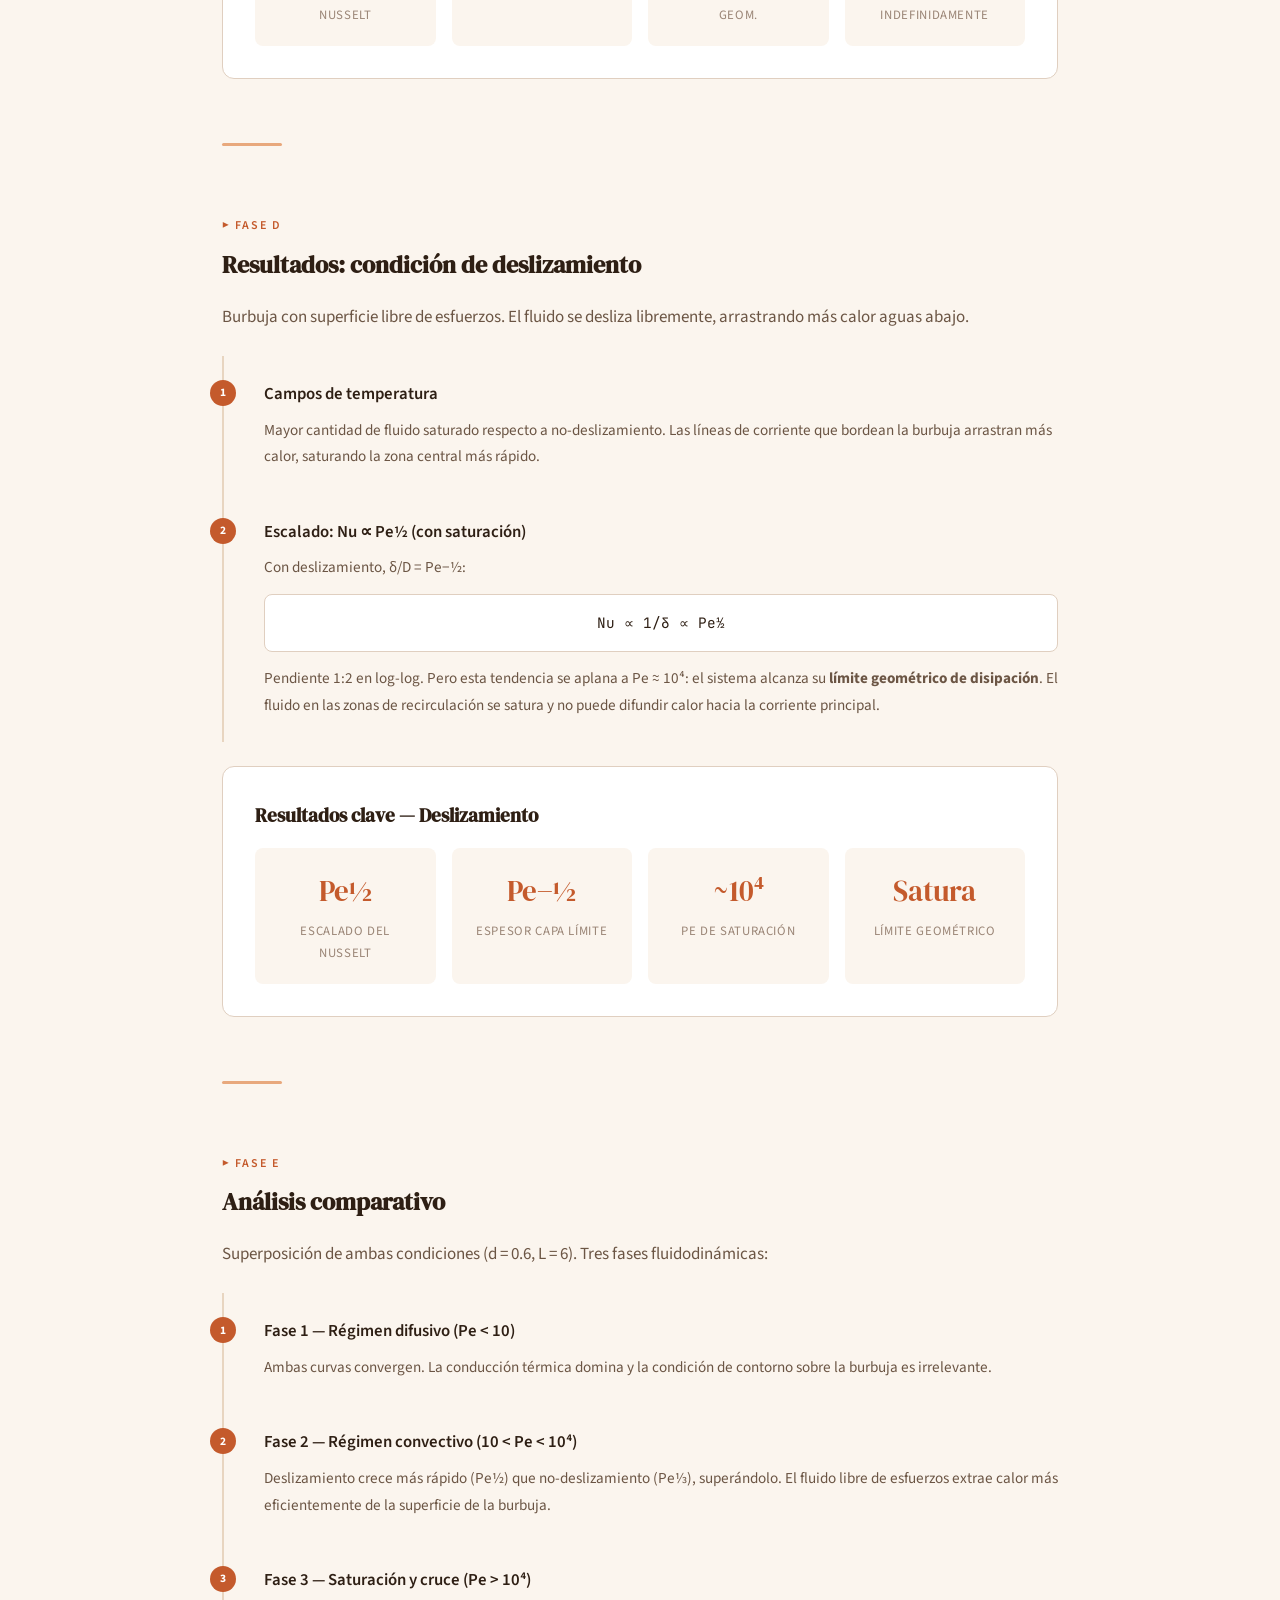
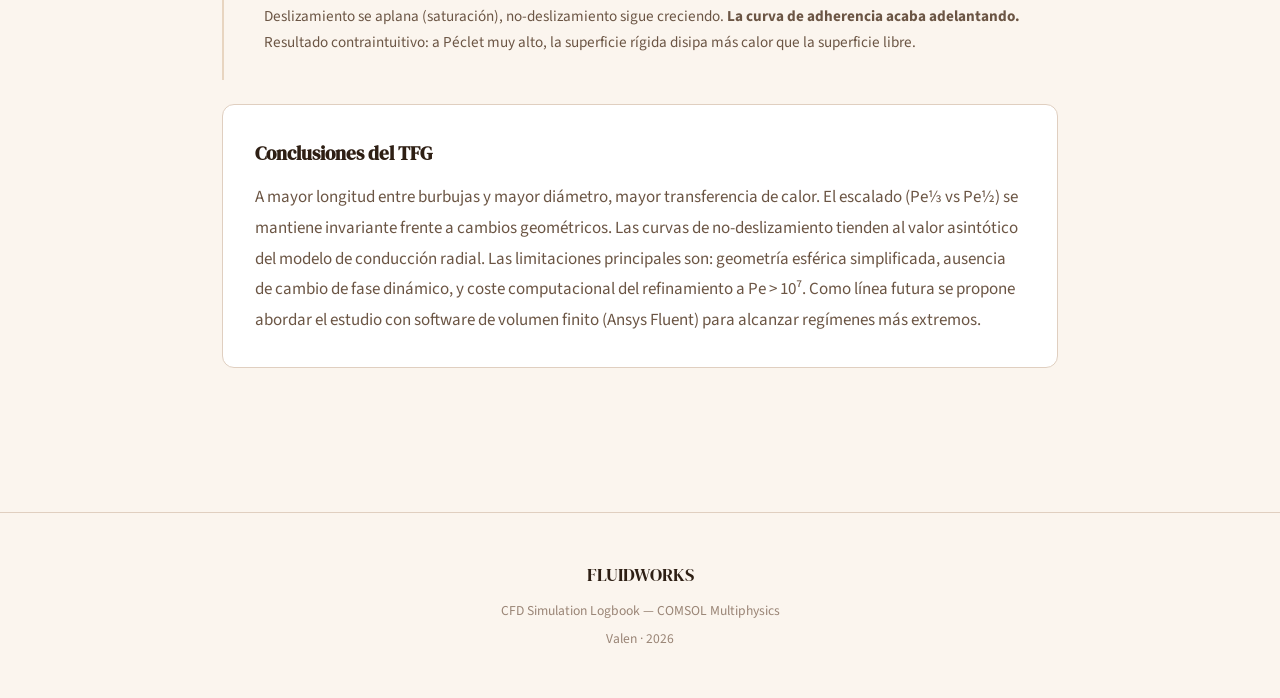
<file: project-tfg.html>
<!DOCTYPE html>
<html lang="es">
<head>
<meta charset="UTF-8">
<meta name="viewport" content="width=device-width, initial-scale=1.0">
<title>TFG — Microcanales — FLUIDWORKS</title>
<link rel="stylesheet" href="style.css">
<link rel="manifest" href="manifest.json">
<meta name="theme-color" content="#C45A2C">
<link rel="apple-touch-icon" href="icon-192.png">
</head>
<body>

<nav id="navbar">
  <div class="nav-inner">
    <a href="index.html" class="nav-logo">FLUIDWORKS</a>
    <ul class="nav-links">
      <li><a href="index.html#concepts">Conceptos</a></li>
      <li><a href="project-airfoil.html">Perfil Alar</a></li>
      <li><a href="project-tube.html">Tubo Finito</a></li>
      <li><a href="project-flatplate.html">Placa Plana</a></li>
      <li><a href="project-tfg.html" class="active">TFG</a></li>
    </ul>
  </div>
</nav>

<div class="project-hero">
  <div class="container">
    <a href="index.html" class="back-link">&larr; Volver al logbook</a>
    <div class="pnum">04</div>
    <h1>Transferencia de calor con cambio de fase en microcanales</h1>
    <p class="desc">Trabajo Fin de Grado: caracterización numérica del comportamiento térmico y fluidodinámico en un microcanal 2D axisimétrico con una burbuja esférica de vapor, bajo condiciones cuasi-estacionarias y de periodicidad. Barrido paramétrico del Péclet (10&sup2; a 10&sup7;), comparando adherencia y deslizamiento en la superficie de la burbuja.</p>
    <div class="meta">
      <span class="meta-chip highlight">COMSOL Multiphysics</span>
      <span class="meta-chip highlight">Trabajo Fin de Grado</span>
      <span class="meta-chip">2D Axisimétrico</span>
      <span class="meta-chip">Stokes + Heat Transfer</span>
      <span class="meta-chip">Condiciones periódicas</span>
      <span class="meta-chip">Pe: 10&minus;2 &ndash; 10&sup7;</span>
    </div>
    <div class="toc">
      <a href="#phase-a">Fase A &middot; Configuración</a>
      <span class="sep">&middot;</span>
      <a href="#phase-b">Fase B &middot; Verificación</a>
      <span class="sep">&middot;</span>
      <a href="#phase-c">Fase C &middot; No-deslizamiento</a>
      <span class="sep">&middot;</span>
      <a href="#phase-d">Fase D &middot; Deslizamiento</a>
      <span class="sep">&middot;</span>
      <a href="#phase-e">Fase E &middot; Comparativa</a>
    </div>
  </div>
</div>

<section style="padding-top: 2rem;">
  <div class="container">

    <div id="phase-a" class="phase fade-in">
      <div class="phase-label">&#9654; Fase A</div>
      <h3 class="phase-title">Configuración del modelo</h3>
      <p class="phase-desc">Modelo 2D axisimétrico con flujo de Stokes (Re &lt;&lt; 1) acoplado a transferencia de calor. Las ecuaciones adimensionalizadas: Re&middot;u&middot;&nabla;u = &minus;&nabla;p + &nabla;&sup2;u para cantidad de movimiento y Pe&middot;u&middot;&nabla;&theta; = &nabla;&sup2;&theta; para energía.</p>

      <div class="step" data-step="1">
        <h4>Parámetros globales</h4>
        <div class="code-block">D  = 1          // Diámetro del canal (referencia adimensional)
L  = 2          // Longitud del canal (variable: 2, 3, 4, 6)
RR = 0.2        // Radio de la burbuja (d = 2*RR = 0.4, 0.6, 0.8)
Pe = 0          // Número de Péclet (barrido: 10^-2 a 10^7)</div>
      </div>

      <div class="step" data-step="2">
        <h4>Geometría: microcanal con burbuja</h4>
        <p>Componente <strong>2D axisimétrico</strong> (coordenadas r, z). Rectángulo de anchura D/2 y altura L, menos un semicírculo de radio RR centrado en el eje. La zona gris es el dominio fluido (líquido refrigerante); la zona blanca es la burbuja de vapor. La frontera del semicírculo es la interfase líquido-vapor.</p>
      </div>

      <div class="step" data-step="3">
        <h4>Física 1: Flujo de Stokes</h4>
        <p><span class="code-inline">Flujo laminar (spf)</span> con <strong>"Omitir inercia (flujo de Stokes)"</strong> activado. Esto fuerza Re &lt;&lt; 1, desacoplando el campo de velocidad del térmico. Variar Pe equivale a variar Pr a Re fijo. Propiedades: &rho; = 1, &mu; = 1.</p>
        <div class="note"><strong>¿Por qué Stokes?</strong> Con Re alto, las zonas de recirculación del fluido cambian con cada Reynolds, complicando el análisis. Con Stokes (Re &rarr; 0) el campo de velocidad es único e independiente del régimen, y todo el control del régimen térmico recae en el Péclet. Además, variar Pe con Stokes equivale matemáticamente a tener Pr &gt;&gt; 1.</div>
      </div>

      <div class="step" data-step="4">
        <h4>Física 2: Transferencia de calor en fluidos</h4>
        <p><span class="code-inline">Transferencia de calor en fluidos (ht)</span>. Propiedades: k = 1, &rho; = 1, Cp = <span class="code-inline">Pe</span>. Al definir Cp como el Péclet, la ecuación de energía queda Pe&middot;u&middot;&nabla;&theta; = &nabla;&sup2;&theta; directamente. Los términos de disipación viscosa (Q<sub>vd</sub>), trabajo de presión (Q<sub>p</sub>) y generación interna (Q) se anulan por las hipótesis del problema.</p>
      </div>

      <div class="step" data-step="5">
        <h4>Condiciones de contorno</h4>
        <p><strong>Pared del microcanal (r = D/2):</strong></p>
        <ul>
          <li>Flujo: No deslizamiento + velocidad de traslación <span class="code-inline">&minus;V</span> (simula movimiento de la burbuja)</li>
          <li>Temperatura: <span class="code-inline">&theta; = 0</span> (pared fría, isoterma)</li>
        </ul>
        <p><strong>Superficie de la burbuja:</strong></p>
        <ul>
          <li>Flujo: No deslizamiento (rígida) <em>o</em> Deslizamiento (libre de esfuerzos)</li>
          <li>Temperatura: <span class="code-inline">&theta; = 1</span> (temperatura de ebullición)</li>
        </ul>
        <p><strong>Bordes superior e inferior:</strong></p>
        <ul>
          <li>Flujo: Condición periódica con diferencia de presión &Delta;P</li>
          <li>Temperatura: Condición periódica &mdash; &theta;(x&#8407;) = &theta;(x&#8407; + Le&#8407;)</li>
        </ul>
        <div class="note"><strong>Periodicidad:</strong> Simula un microcanal infinito con múltiples burbujas equiespaciadas. Los campos se repiten periódicamente.</div>
      </div>

      <div class="step" data-step="6">
        <h4>Ecuaciones globales: V y &Delta;P</h4>
        <p>Dos Ecuaciones Globales (ODE y EDA &rarr; Ecuaciones globales):</p>
        <ul>
          <li><strong>V</strong>: <span class="code-inline">intop1(spf.T_stressz)</span> = 0 &mdash; itera V hasta equilibrio mecánico (fuerza neta sobre la burbuja = 0)</li>
          <li><strong>&Delta;P</strong>: <span class="code-inline">intop2(w+V-1)</span> = 0 &mdash; itera &Delta;P hasta velocidad media adimensional = 1</li>
        </ul>
      </div>

      <div class="step" data-step="7">
        <h4>Mallado dictado por la física</h4>
        <p>El tamaño de elementos cerca de la burbuja se dimensionó para resolver la capa límite térmica a Pe = 10&#8311;, donde &delta;/D = Pe&minus;1/3 &asymp; 4.6&times;10&minus;3. Capas de contorno sobre la burbuja con crecimiento progresivo; malla triangular en el dominio exterior.</p>
      </div>

      <div class="step" data-step="8">
        <h4>Barrido paramétrico</h4>
        <div class="code-block">Pe = 10^range(-2,1,7)    // 0.01 a 10000000</div>
        <p>Continuación desde el último parámetro. Se repite para cada combinación de L (2, 3, 4, 6) y d (0.4, 0.6, 0.8), y para ambas condiciones de contorno.</p>
      </div>
    </div>

    <div class="divider"></div>

    <div id="phase-b" style="position:relative;top:-80px;"></div>
    <div class="phase fade-in">
      <div class="phase-label">&#9654; Fase B</div>
      <h3 class="phase-title">Verificación del modelo</h3>
      <p class="phase-desc">Triple verificación: hidrodinámica, termodinámica y analítica.</p>

      <div class="step" data-step="1">
        <h4>Verificación hidrodinámica</h4>
        <p>Velocidad de arrastre V comparada con <em>Cappello, Rivero-Rodríguez et al.</em> (Journal of Fluid Mechanics, 2023). Para d = 0.4, 0.6 y 0.8, tanto en superficie rígida (bead limit, &lambda; &rarr; &infin;) como superficie móvil (bubble limit, &lambda; &rarr; 0), los valores de COMSOL coinciden con gran precisión con las curvas teórico-experimentales.</p>
      </div>

      <div class="step" data-step="2">
        <h4>Verificación termodinámica: balance de energía</h4>
        <p>Aplicando el Teorema del Transporte de Reynolds al volumen de control, y eliminando términos por periodicidad, impermeabilidad y régimen estacionario:</p>
        <div class="formula">q<sub>pared</sub> + q<sub>burbuja</sub> = 0 &rarr; q<sub>pared</sub> = &minus;q<sub>burbuja</sub></div>
        <p>Todo el calor disipado por la pared lo absorbe la burbuja. Verificado graficando ambos calores para L = 6, d = 0.8: superposición perfecta en todo el rango de Pe.</p>
      </div>

      <div class="step" data-step="3">
        <h4>Modelo analítico de conducción radial</h4>
        <p>A Pe alto, la zona de recirculación se satura (mezclado perfecto). El calor se conduce radialmente entre r<sub>c</sub> (&theta; = 1) y la pared r = 0.5 (&theta; = 0). Ecuación de Laplace en cilíndricas:</p>
        <div class="formula">Q = 2&pi;L / ln(0.5/r<sub>c</sub>)</div>
        <p>Valores de r<sub>c</sub> estimados del campo de temperaturas: 0.229 (d = 0.4), 0.335 (d = 0.6), 0.430 (d = 0.8). Las líneas discontinuas horizontales de los gráficos de resultados representan estos valores asintóticos.</p>
      </div>
    </div>

    <div class="divider"></div>

    <div id="phase-c" style="position:relative;top:-80px;"></div>
    <div class="phase fade-in">
      <div class="phase-label">&#9654; Fase C</div>
      <h3 class="phase-title">Resultados: condición de no-deslizamiento</h3>
      <p class="phase-desc">Burbuja con superficie rígida (adherencia). El fluido se pega a la burbuja.</p>

      <div class="step" data-step="1">
        <h4>Campos de temperatura (L = 3, d = 0.4 y 0.8)</h4>
        <p>A mayor Pe, la capa límite térmica se comprime y la zona de recirculación se satura. A mayor d, la recirculación aumenta considerablemente en ambas caras de la burbuja.</p>
      </div>

      <div class="step" data-step="2">
        <h4>Escalado: Nu &prop; Pe&#8531;</h4>
        <p>Con no-deslizamiento, &delta;/D = Pe&minus;&#8531;. El Nusselt es inversamente proporcional al espesor:</p>
        <div class="formula">Nu &prop; 1/&delta; &prop; Pe&#8531;</div>
        <p>Pendiente 1:3 confirmada en las curvas log-log. Las curvas son proporcionales a L (doble de longitud &asymp; doble de calor) y se desplazan verticalmente al aumentar d.</p>
      </div>

      <div class="results-card">
        <h4>Resultados clave &mdash; No-deslizamiento</h4>
        <div class="results-grid">
          <div class="result-item"><div class="value">Pe&#8531;</div><div class="desc">Escalado del Nusselt</div></div>
          <div class="result-item"><div class="value">Pe&minus;&#8531;</div><div class="desc">Espesor capa límite</div></div>
          <div class="result-item"><div class="value">Q &prop; L</div><div class="desc">Proporcionalidad geom.</div></div>
          <div class="result-item"><div class="value">No satura</div><div class="desc">Crece indefinidamente</div></div>
        </div>
      </div>
    </div>

    <div class="divider"></div>

    <div id="phase-d" style="position:relative;top:-80px;"></div>
    <div class="phase fade-in">
      <div class="phase-label">&#9654; Fase D</div>
      <h3 class="phase-title">Resultados: condición de deslizamiento</h3>
      <p class="phase-desc">Burbuja con superficie libre de esfuerzos. El fluido se desliza libremente, arrastrando más calor aguas abajo.</p>

      <div class="step" data-step="1">
        <h4>Campos de temperatura</h4>
        <p>Mayor cantidad de fluido saturado respecto a no-deslizamiento. Las líneas de corriente que bordean la burbuja arrastran más calor, saturando la zona central más rápido.</p>
      </div>

      <div class="step" data-step="2">
        <h4>Escalado: Nu &prop; Pe&#189; (con saturación)</h4>
        <p>Con deslizamiento, &delta;/D = Pe&minus;&#189;:</p>
        <div class="formula">Nu &prop; 1/&delta; &prop; Pe&#189;</div>
        <p>Pendiente 1:2 en log-log. Pero esta tendencia se aplana a Pe &asymp; 10&#8308;: el sistema alcanza su <strong>límite geométrico de disipación</strong>. El fluido en las zonas de recirculación se satura y no puede difundir calor hacia la corriente principal.</p>
      </div>

      <div class="results-card">
        <h4>Resultados clave &mdash; Deslizamiento</h4>
        <div class="results-grid">
          <div class="result-item"><div class="value">Pe&#189;</div><div class="desc">Escalado del Nusselt</div></div>
          <div class="result-item"><div class="value">Pe&minus;&#189;</div><div class="desc">Espesor capa límite</div></div>
          <div class="result-item"><div class="value">~10&#8308;</div><div class="desc">Pe de saturación</div></div>
          <div class="result-item"><div class="value">Satura</div><div class="desc">Límite geométrico</div></div>
        </div>
      </div>
    </div>

    <div class="divider"></div>

    <div id="phase-e" style="position:relative;top:-80px;"></div>
    <div class="phase fade-in">
      <div class="phase-label">&#9654; Fase E</div>
      <h3 class="phase-title">Análisis comparativo</h3>
      <p class="phase-desc">Superposición de ambas condiciones (d = 0.6, L = 6). Tres fases fluidodinámicas:</p>

      <div class="step" data-step="1">
        <h4>Fase 1 &mdash; Régimen difusivo (Pe &lt; 10)</h4>
        <p>Ambas curvas convergen. La conducción térmica domina y la condición de contorno sobre la burbuja es irrelevante.</p>
      </div>

      <div class="step" data-step="2">
        <h4>Fase 2 &mdash; Régimen convectivo (10 &lt; Pe &lt; 10&#8308;)</h4>
        <p>Deslizamiento crece más rápido (Pe&#189;) que no-deslizamiento (Pe&#8531;), superándolo. El fluido libre de esfuerzos extrae calor más eficientemente de la superficie de la burbuja.</p>
      </div>

      <div class="step" data-step="3">
        <h4>Fase 3 &mdash; Saturación y cruce (Pe &gt; 10&#8308;)</h4>
        <p>Deslizamiento se aplana (saturación), no-deslizamiento sigue creciendo. <strong>La curva de adherencia acaba adelantando.</strong> Resultado contraintuitivo: a Péclet muy alto, la superficie rígida disipa más calor que la superficie libre.</p>
      </div>

      <div class="results-card">
        <h4>Conclusiones del TFG</h4>
        <p style="color: var(--text-secondary); line-height: 1.8;">A mayor longitud entre burbujas y mayor diámetro, mayor transferencia de calor. El escalado (Pe&#8531; vs Pe&#189;) se mantiene invariante frente a cambios geométricos. Las curvas de no-deslizamiento tienden al valor asintótico del modelo de conducción radial. Las limitaciones principales son: geometría esférica simplificada, ausencia de cambio de fase dinámico, y coste computacional del refinamiento a Pe &gt; 10&#8311;. Como línea futura se propone abordar el estudio con software de volumen finito (Ansys Fluent) para alcanzar regímenes más extremos.</p>
      </div>
    </div>

  </div>
</section>

<footer>
  <div class="container">
    <p class="fname">FLUIDWORKS</p>
    <p>CFD Simulation Logbook &mdash; COMSOL Multiphysics</p>
    <p style="margin-top: 0.3rem;">Valen &middot; 2026</p>
  </div>
</footer>

<script>
const nav = document.getElementById('navbar');
window.addEventListener('scroll', () => { nav.classList.toggle('scrolled', window.scrollY > 50); });
const observer = new IntersectionObserver((entries) => {
  entries.forEach(entry => { if (entry.isIntersecting) entry.target.classList.add('visible'); });
}, { threshold: 0.08, rootMargin: '0px 0px -40px 0px' });
document.querySelectorAll('.fade-in').forEach(el => observer.observe(el));
</script>
<script>if("serviceWorker" in navigator){navigator.serviceWorker.register("sw.js");}</script>
</body>
</html>
</file>
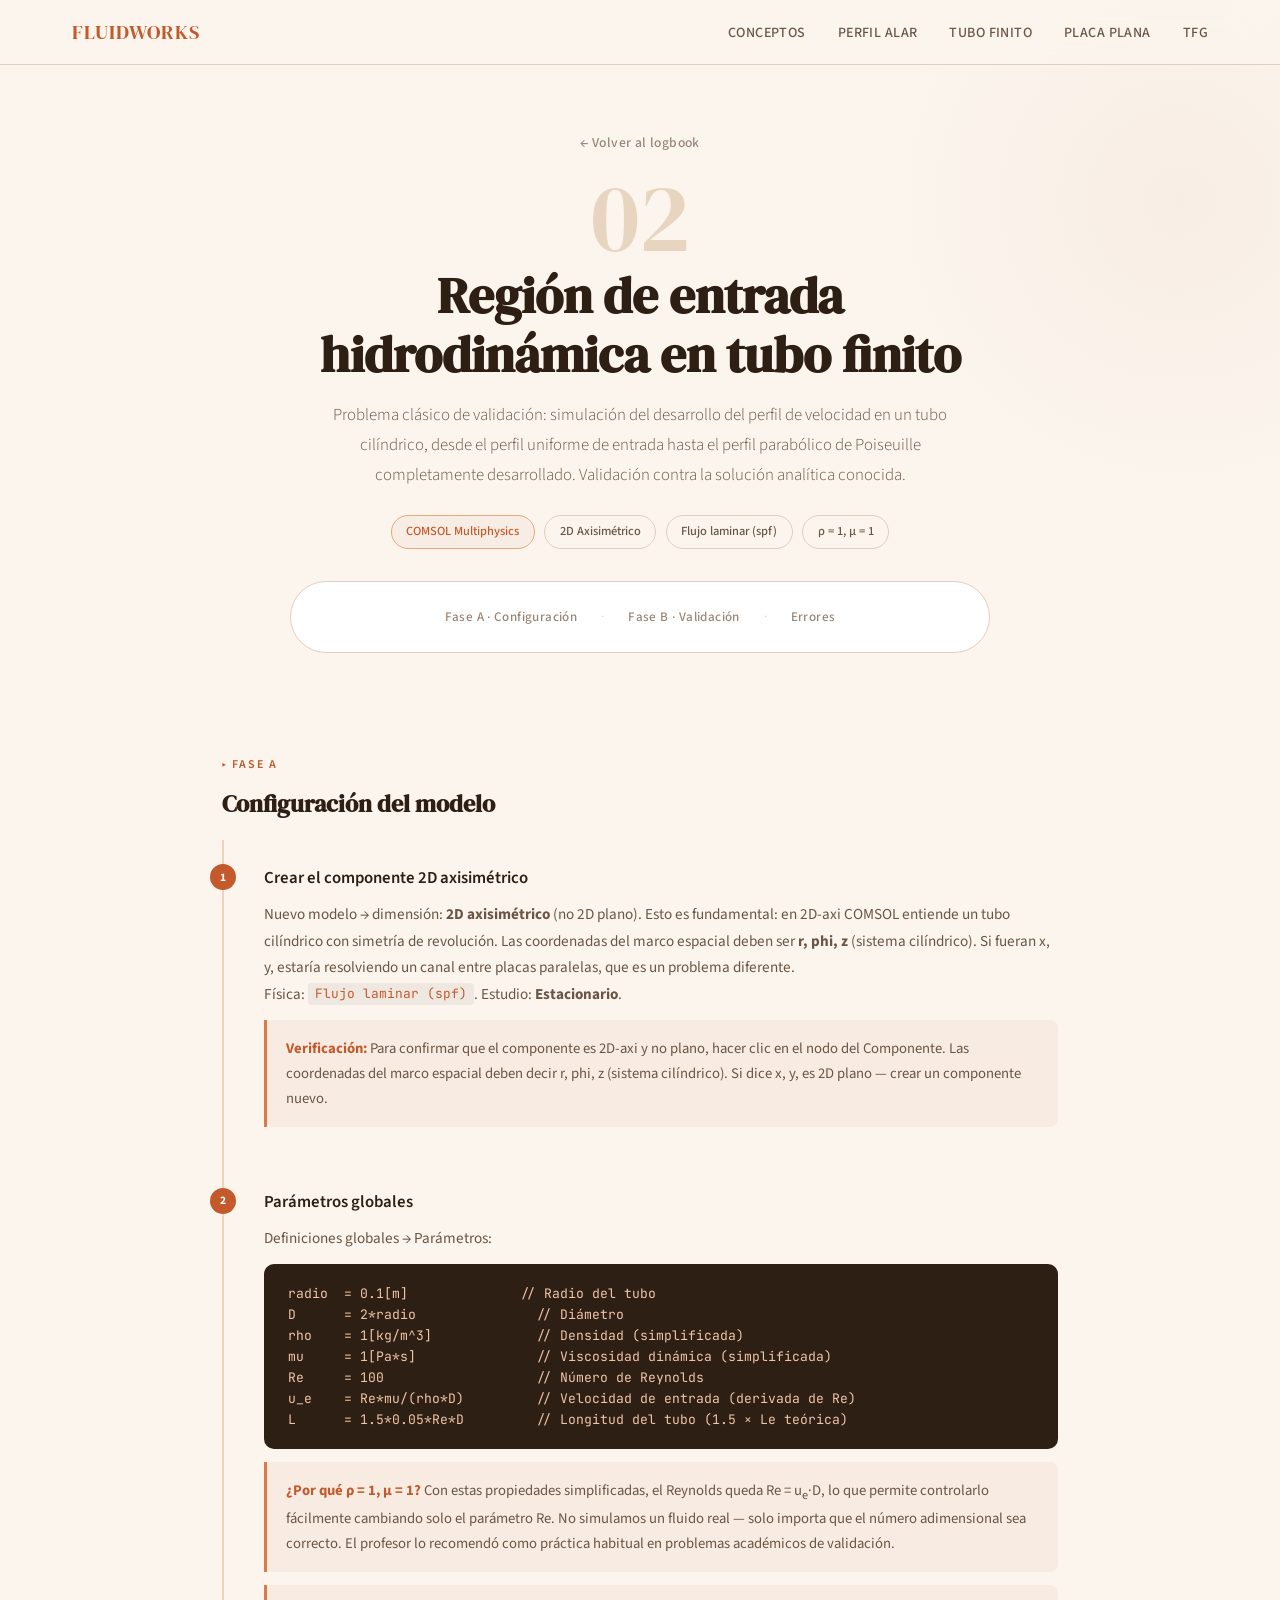
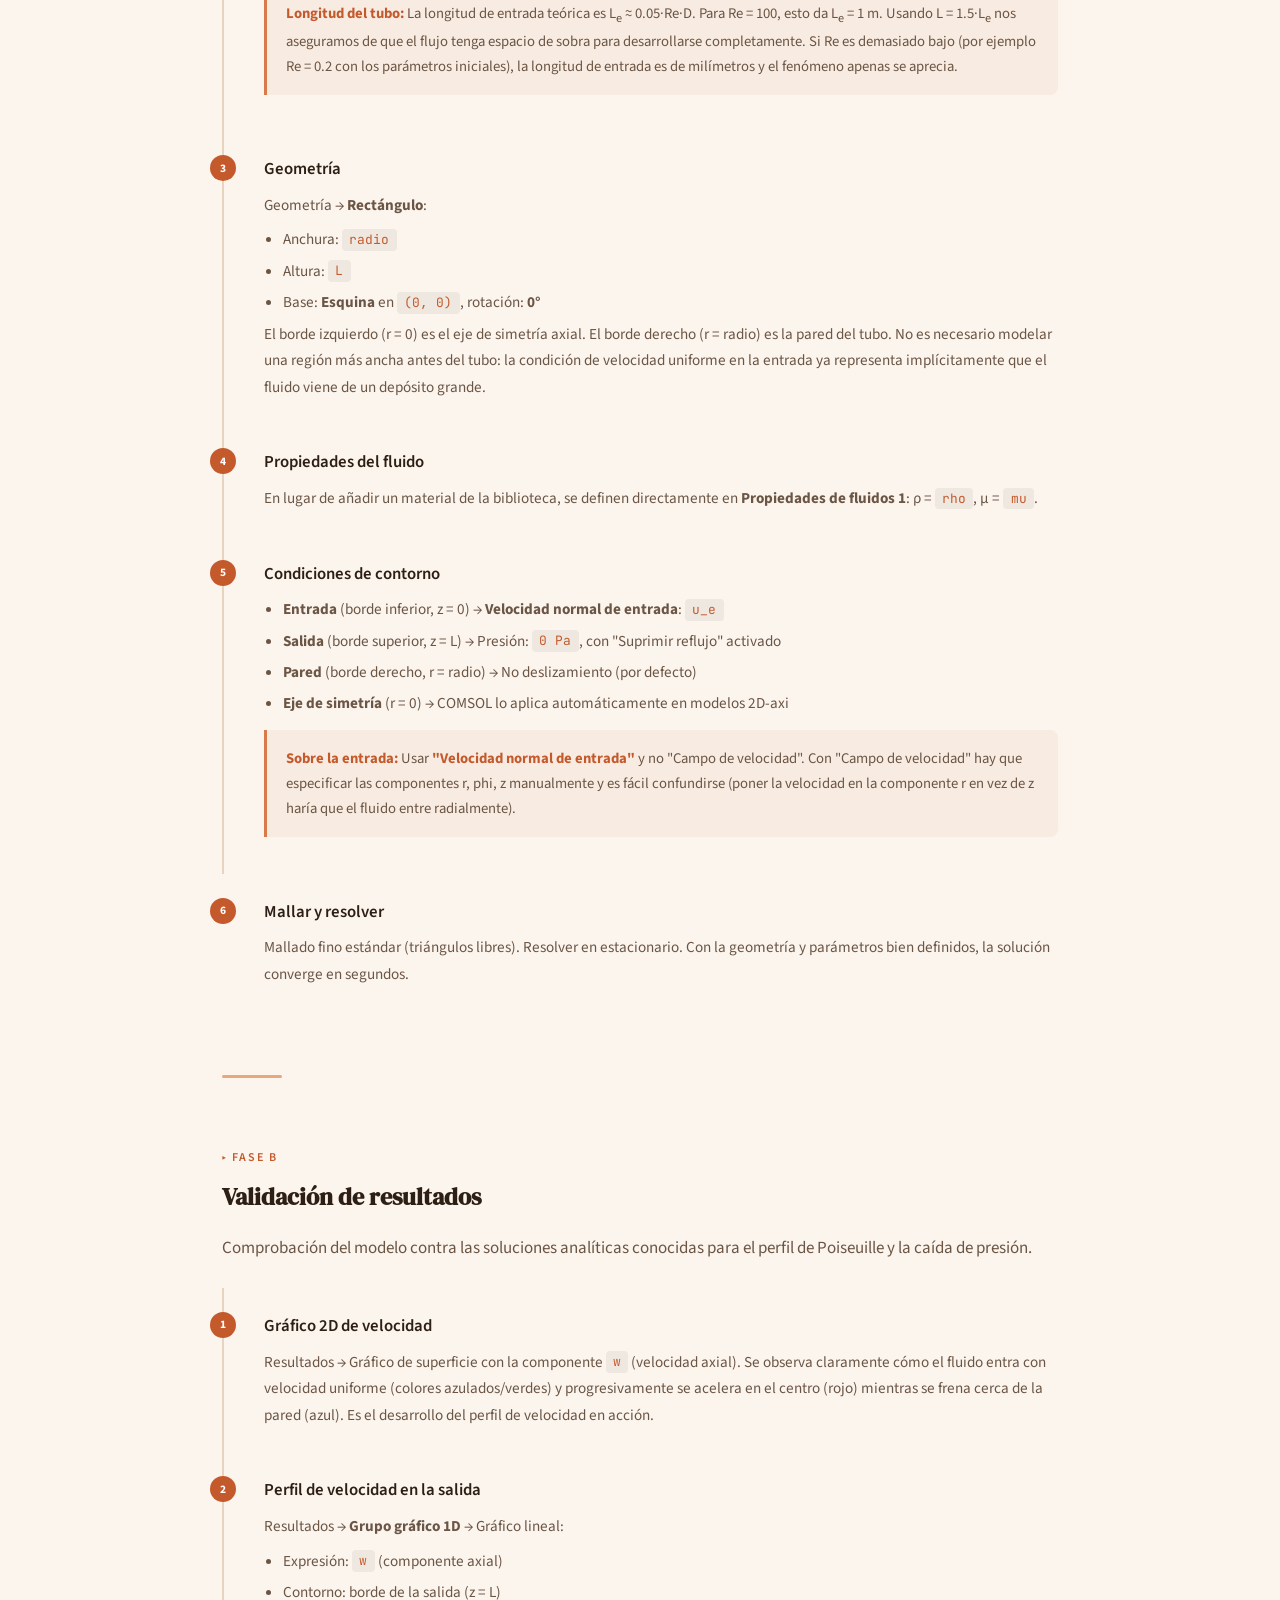
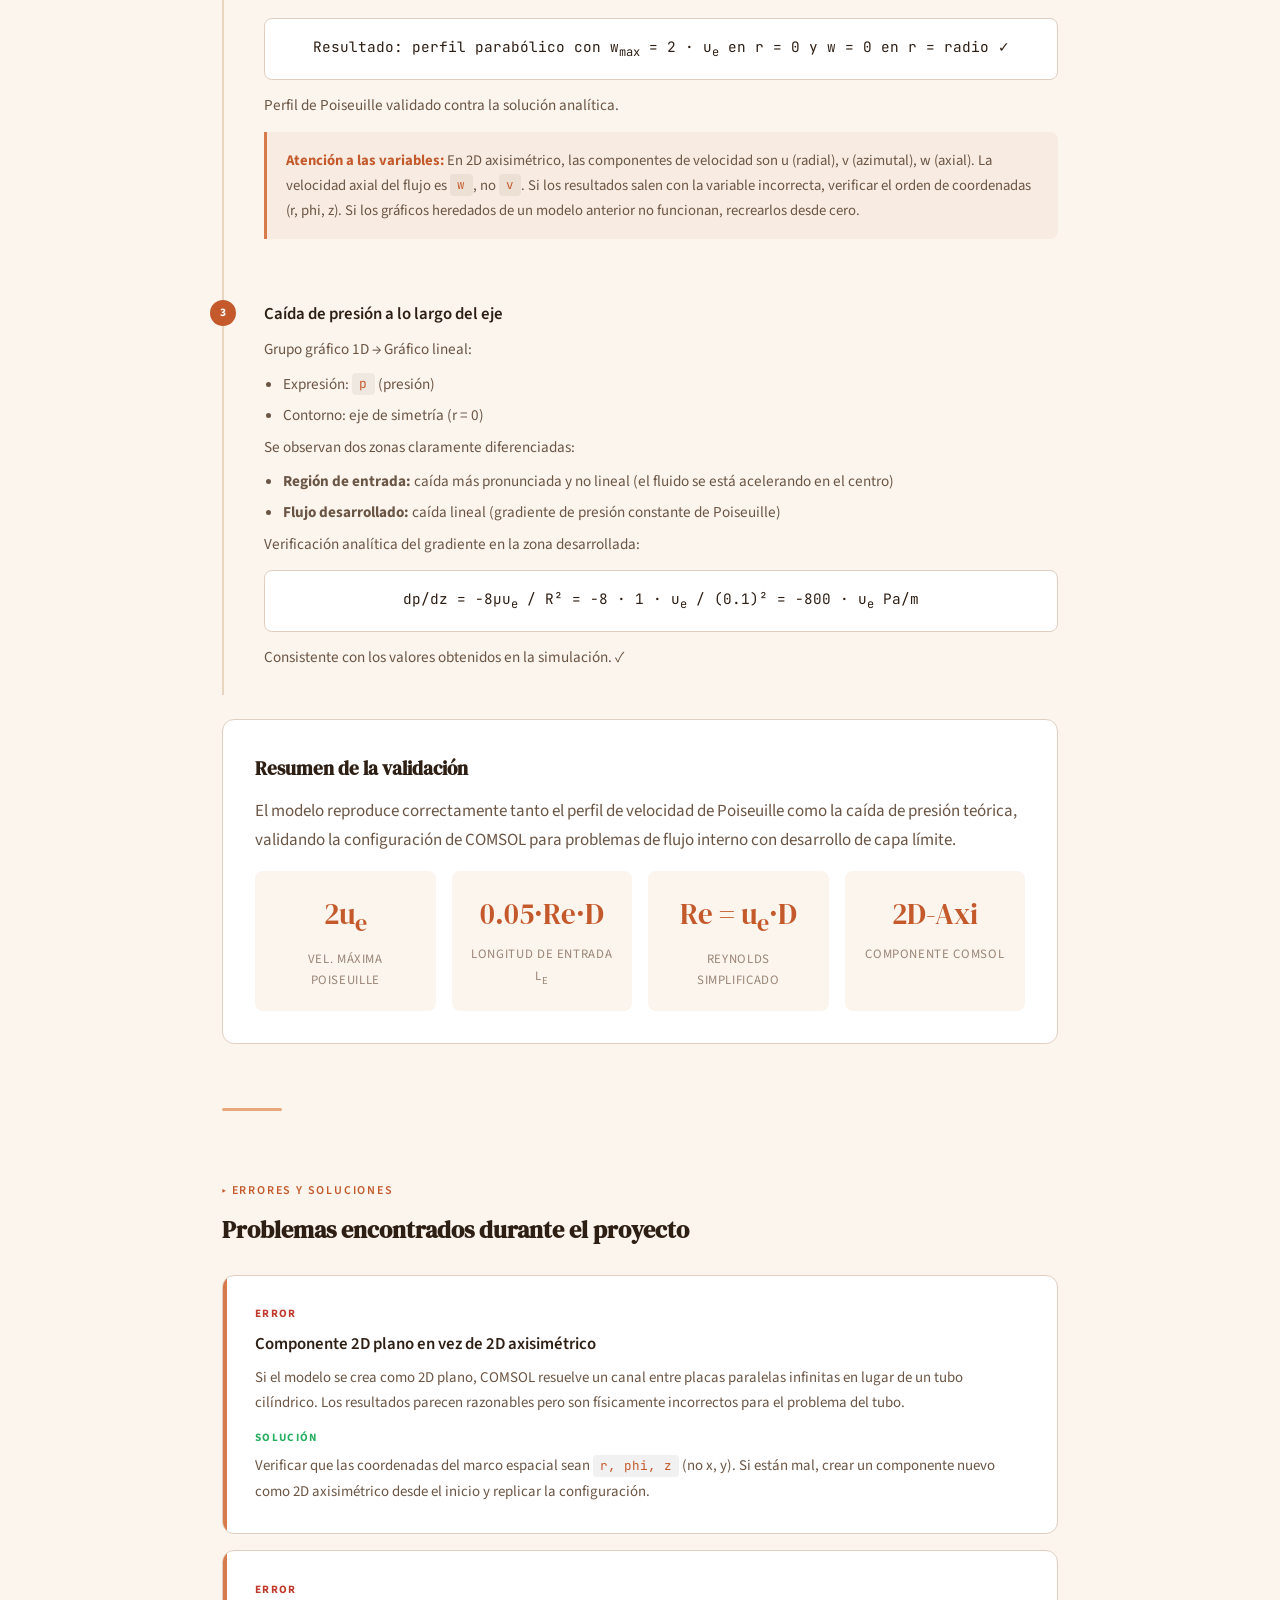
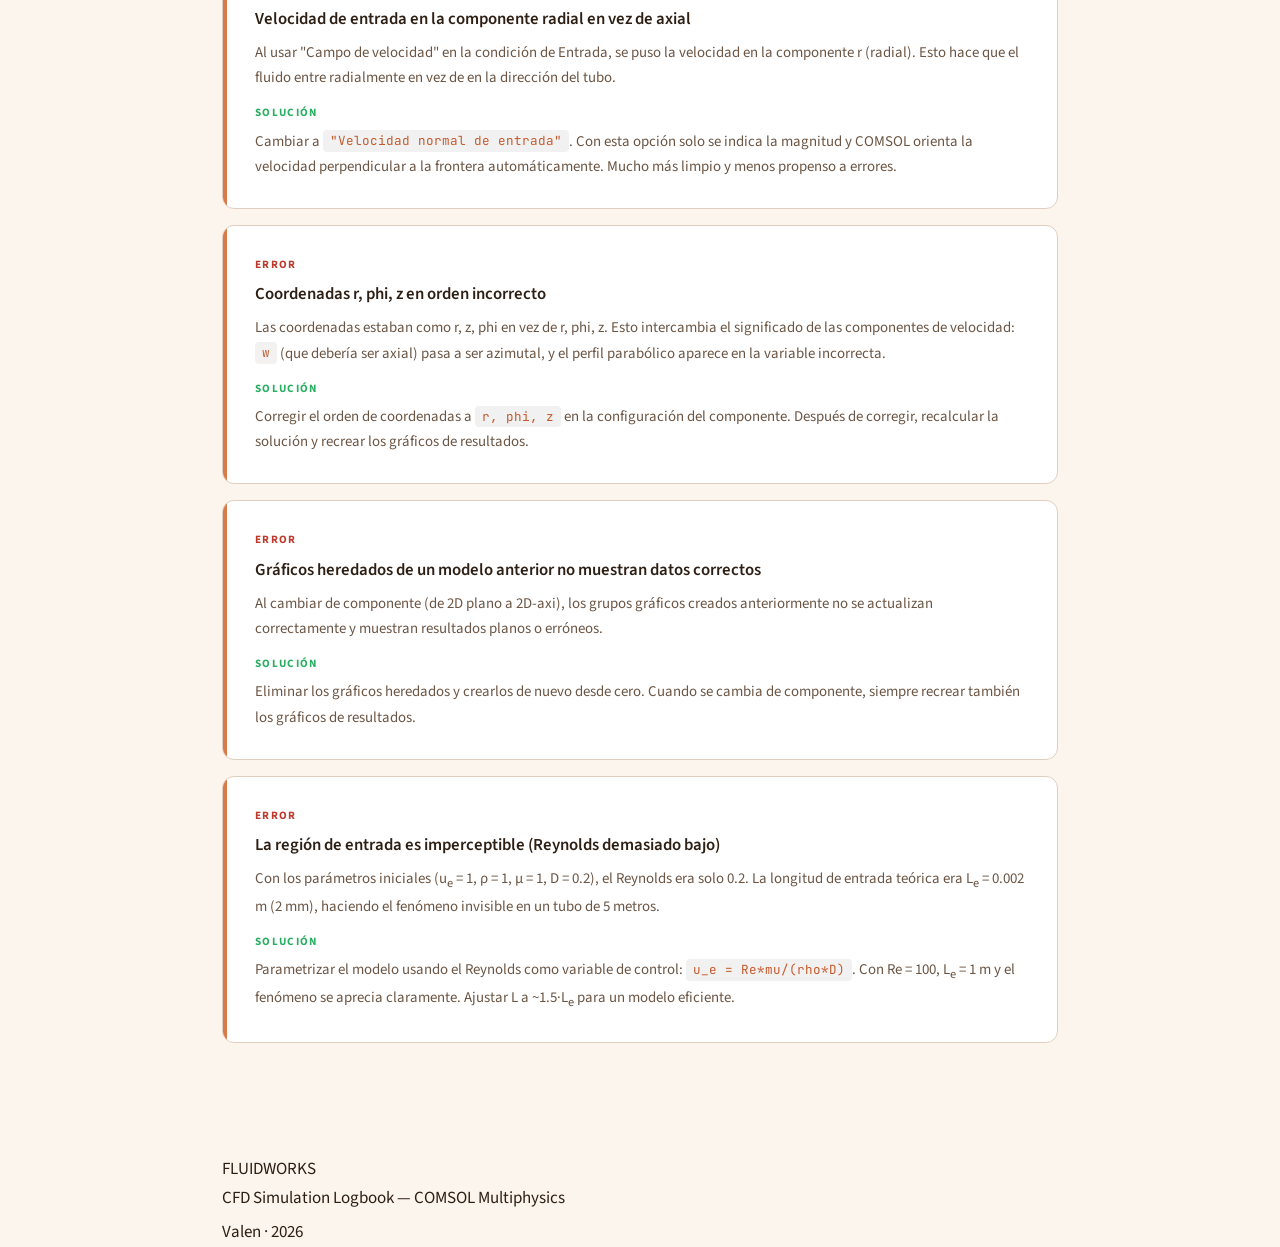
<file: project-tube.html>
<!DOCTYPE html>
<html lang="es">
<head>
<meta charset="UTF-8">
<meta name="viewport" content="width=device-width, initial-scale=1.0">
<title>Tubo de longitud finita — FLUIDWORKS</title>
<link rel="stylesheet" href="style.css">
<link rel="manifest" href="manifest.json">
<meta name="theme-color" content="#C45A2C">
<link rel="apple-touch-icon" href="icon-192.png">
</head>
<body>

<nav id="navbar">
  <div class="nav-inner">
    <a href="index.html" class="nav-logo">FLUIDWORKS</a>
    <ul class="nav-links">
      <li><a href="index.html#concepts">Conceptos</a></li>
      <li><a href="project-airfoil.html">Perfil Alar</a></li>
      <li><a href="project-tube.html">Tubo Finito</a></li>
      <li><a href="project-flatplate.html">Placa Plana</a></li>
      <li><a href="project-tfg.html">TFG</a></li>
    </ul>
  </div>
</nav>

<!-- PROJECT HERO -->
<div class="project-hero">
  <div class="container">
    <a href="index.html" class="back-link">← Volver al logbook</a>
    <div class="pnum">02</div>
    <h1>Región de entrada hidrodinámica en tubo finito</h1>
    <p class="desc">
      Problema clásico de validación: simulación del desarrollo del perfil de velocidad en un tubo cilíndrico, desde el perfil uniforme de entrada hasta el perfil parabólico de Poiseuille completamente desarrollado. Validación contra la solución analítica conocida.
    </p>
    <div class="meta">
      <span class="meta-chip highlight">COMSOL Multiphysics</span>
      <span class="meta-chip">2D Axisimétrico</span>
      <span class="meta-chip">Flujo laminar (spf)</span>
      <span class="meta-chip">ρ = 1, μ = 1</span>
    </div>
    <div class="toc">
      <a href="#phase-a">Fase A · Configuración</a>
      <span class="sep">·</span>
      <a href="#phase-b">Fase B · Validación</a>
      <span class="sep">·</span>
      <a href="#errors">Errores</a>
    </div>
  </div>
</div>

<!-- CONTENT -->
<section style="padding-top: 2rem;">
  <div class="container">

    <!-- ═══ PHASE A: SETUP ═══ -->
    <div id="phase-a" class="phase fade-in">
      <div class="phase-label">▸ Fase A</div>
      <h3 class="phase-title">Configuración del modelo</h3>

      <div class="step" data-step="1">
        <h4>Crear el componente 2D axisimétrico</h4>
        <p>Nuevo modelo → dimensión: <strong>2D axisimétrico</strong> (no 2D plano). Esto es fundamental: en 2D-axi COMSOL entiende un tubo cilíndrico con simetría de revolución. Las coordenadas del marco espacial deben ser <strong>r, phi, z</strong> (sistema cilíndrico). Si fueran x, y, estaría resolviendo un canal entre placas paralelas, que es un problema diferente.</p>
        <p>Física: <span class="code-inline">Flujo laminar (spf)</span>. Estudio: <strong>Estacionario</strong>.</p>
        <div class="note">
          <strong>Verificación:</strong> Para confirmar que el componente es 2D-axi y no plano, hacer clic en el nodo del Componente. Las coordenadas del marco espacial deben decir r, phi, z (sistema cilíndrico). Si dice x, y, es 2D plano — crear un componente nuevo.
        </div>
      </div>

      <div class="step" data-step="2">
        <h4>Parámetros globales</h4>
        <p>Definiciones globales → Parámetros:</p>
        <div class="code-block">radio  = 0.1[m]              // Radio del tubo
D      = 2*radio               // Diámetro
rho    = 1[kg/m^3]             // Densidad (simplificada)
mu     = 1[Pa*s]               // Viscosidad dinámica (simplificada)
Re     = 100                   // Número de Reynolds
u_e    = Re*mu/(rho*D)         // Velocidad de entrada (derivada de Re)
L      = 1.5*0.05*Re*D         // Longitud del tubo (1.5 × Le teórica)</div>
        <div class="note">
          <strong>¿Por qué ρ = 1, μ = 1?</strong> Con estas propiedades simplificadas, el Reynolds queda Re = u<sub>e</sub>·D, lo que permite controlarlo fácilmente cambiando solo el parámetro Re. No simulamos un fluido real — solo importa que el número adimensional sea correcto. El profesor lo recomendó como práctica habitual en problemas académicos de validación.
        </div>
        <div class="note">
          <strong>Longitud del tubo:</strong> La longitud de entrada teórica es L<sub>e</sub> ≈ 0.05·Re·D. Para Re = 100, esto da L<sub>e</sub> = 1 m. Usando L = 1.5·L<sub>e</sub> nos aseguramos de que el flujo tenga espacio de sobra para desarrollarse completamente. Si Re es demasiado bajo (por ejemplo Re = 0.2 con los parámetros iniciales), la longitud de entrada es de milímetros y el fenómeno apenas se aprecia.
        </div>
      </div>

      <div class="step" data-step="3">
        <h4>Geometría</h4>
        <p>Geometría → <strong>Rectángulo</strong>:</p>
        <ul>
          <li>Anchura: <span class="code-inline">radio</span></li>
          <li>Altura: <span class="code-inline">L</span></li>
          <li>Base: <strong>Esquina</strong> en <span class="code-inline">(0, 0)</span>, rotación: <strong>0°</strong></li>
        </ul>
        <p>El borde izquierdo (r = 0) es el eje de simetría axial. El borde derecho (r = radio) es la pared del tubo. No es necesario modelar una región más ancha antes del tubo: la condición de velocidad uniforme en la entrada ya representa implícitamente que el fluido viene de un depósito grande.</p>
      </div>

      <div class="step" data-step="4">
        <h4>Propiedades del fluido</h4>
        <p>En lugar de añadir un material de la biblioteca, se definen directamente en <strong>Propiedades de fluidos 1</strong>: ρ = <span class="code-inline">rho</span>, μ = <span class="code-inline">mu</span>.</p>
      </div>

      <div class="step" data-step="5">
        <h4>Condiciones de contorno</h4>
        <ul>
          <li><strong>Entrada</strong> (borde inferior, z = 0) → <strong>Velocidad normal de entrada</strong>: <span class="code-inline">u_e</span></li>
          <li><strong>Salida</strong> (borde superior, z = L) → Presión: <span class="code-inline">0 Pa</span>, con "Suprimir reflujo" activado</li>
          <li><strong>Pared</strong> (borde derecho, r = radio) → No deslizamiento (por defecto)</li>
          <li><strong>Eje de simetría</strong> (r = 0) → COMSOL lo aplica automáticamente en modelos 2D-axi</li>
        </ul>
        <div class="note">
          <strong>Sobre la entrada:</strong> Usar <strong>"Velocidad normal de entrada"</strong> y no "Campo de velocidad". Con "Campo de velocidad" hay que especificar las componentes r, phi, z manualmente y es fácil confundirse (poner la velocidad en la componente r en vez de z haría que el fluido entre radialmente).
        </div>
      </div>

      <div class="step" data-step="6">
        <h4>Mallar y resolver</h4>
        <p>Mallado fino estándar (triángulos libres). Resolver en estacionario. Con la geometría y parámetros bien definidos, la solución converge en segundos.</p>
      </div>
    </div>

    <div class="divider"></div>

    <!-- ═══ PHASE B: VALIDATION ═══ -->
    <div id="phase-b" style="position:relative;top:-80px;"></div>
    <div class="phase fade-in">
      <div class="phase-label">▸ Fase B</div>
      <h3 class="phase-title">Validación de resultados</h3>
      <p class="phase-desc">Comprobación del modelo contra las soluciones analíticas conocidas para el perfil de Poiseuille y la caída de presión.</p>

      <div class="step" data-step="1">
        <h4>Gráfico 2D de velocidad</h4>
        <p>Resultados → Gráfico de superficie con la componente <span class="code-inline">w</span> (velocidad axial). Se observa claramente cómo el fluido entra con velocidad uniforme (colores azulados/verdes) y progresivamente se acelera en el centro (rojo) mientras se frena cerca de la pared (azul). Es el desarrollo del perfil de velocidad en acción.</p>
      </div>

      <div class="step" data-step="2">
        <h4>Perfil de velocidad en la salida</h4>
        <p>Resultados → <strong>Grupo gráfico 1D</strong> → Gráfico lineal:</p>
        <ul>
          <li>Expresión: <span class="code-inline">w</span> (componente axial)</li>
          <li>Contorno: borde de la salida (z = L)</li>
        </ul>
        <div class="formula">Resultado: perfil parabólico con w<sub>max</sub> = 2 · u<sub>e</sub> en r = 0 y w = 0 en r = radio ✓</div>
        <p>Perfil de Poiseuille validado contra la solución analítica.</p>
        <div class="note">
          <strong>Atención a las variables:</strong> En 2D axisimétrico, las componentes de velocidad son u (radial), v (azimutal), w (axial). La velocidad axial del flujo es <span class="code-inline">w</span>, no <span class="code-inline">v</span>. Si los resultados salen con la variable incorrecta, verificar el orden de coordenadas (r, phi, z). Si los gráficos heredados de un modelo anterior no funcionan, recrearlos desde cero.
        </div>
      </div>

      <div class="step" data-step="3">
        <h4>Caída de presión a lo largo del eje</h4>
        <p>Grupo gráfico 1D → Gráfico lineal:</p>
        <ul>
          <li>Expresión: <span class="code-inline">p</span> (presión)</li>
          <li>Contorno: eje de simetría (r = 0)</li>
        </ul>
        <p>Se observan dos zonas claramente diferenciadas:</p>
        <ul>
          <li><strong>Región de entrada:</strong> caída más pronunciada y no lineal (el fluido se está acelerando en el centro)</li>
          <li><strong>Flujo desarrollado:</strong> caída lineal (gradiente de presión constante de Poiseuille)</li>
        </ul>
        <p>Verificación analítica del gradiente en la zona desarrollada:</p>
        <div class="formula">dp/dz = −8μu<sub>e</sub> / R² = −8 · 1 · u<sub>e</sub> / (0.1)² = −800 · u<sub>e</sub> Pa/m</div>
        <p>Consistente con los valores obtenidos en la simulación. ✓</p>
      </div>

      <div class="results-card">
        <h4>Resumen de la validación</h4>
        <p style="color: var(--text-secondary); margin-bottom: 1rem;">El modelo reproduce correctamente tanto el perfil de velocidad de Poiseuille como la caída de presión teórica, validando la configuración de COMSOL para problemas de flujo interno con desarrollo de capa límite.</p>
        <div class="results-grid">
          <div class="result-item">
            <div class="value">2u<sub>e</sub></div>
            <div class="desc">Vel. máxima Poiseuille</div>
          </div>
          <div class="result-item">
            <div class="value">0.05·Re·D</div>
            <div class="desc">Longitud de entrada L<sub>e</sub></div>
          </div>
          <div class="result-item">
            <div class="value">Re = u<sub>e</sub>·D</div>
            <div class="desc">Reynolds simplificado</div>
          </div>
          <div class="result-item">
            <div class="value">2D-Axi</div>
            <div class="desc">Componente COMSOL</div>
          </div>
        </div>
      </div>
    </div>

    <div class="divider"></div>

    <div id="errors" style="position:relative;top:-80px;"></div>
    <!-- ═══ ERRORES Y SOLUCIONES ═══ -->
    <div class="troubleshooting fade-in">
      <div class="phase-label">▸ Errores y soluciones</div>
      <h3 class="troubleshooting-title">Problemas encontrados durante el proyecto</h3>

      <div class="trouble-item">
        <div class="error-label">Error</div>
        <h4>Componente 2D plano en vez de 2D axisimétrico</h4>
        <p>Si el modelo se crea como 2D plano, COMSOL resuelve un canal entre placas paralelas infinitas en lugar de un tubo cilíndrico. Los resultados parecen razonables pero son físicamente incorrectos para el problema del tubo.</p>
        <div class="fix-label">Solución</div>
        <p>Verificar que las coordenadas del marco espacial sean <span class="code-inline">r, phi, z</span> (no x, y). Si están mal, crear un componente nuevo como 2D axisimétrico desde el inicio y replicar la configuración.</p>
      </div>

      <div class="trouble-item">
        <div class="error-label">Error</div>
        <h4>Velocidad de entrada en la componente radial en vez de axial</h4>
        <p>Al usar "Campo de velocidad" en la condición de Entrada, se puso la velocidad en la componente r (radial). Esto hace que el fluido entre radialmente en vez de en la dirección del tubo.</p>
        <div class="fix-label">Solución</div>
        <p>Cambiar a <span class="code-inline">"Velocidad normal de entrada"</span>. Con esta opción solo se indica la magnitud y COMSOL orienta la velocidad perpendicular a la frontera automáticamente. Mucho más limpio y menos propenso a errores.</p>
      </div>

      <div class="trouble-item">
        <div class="error-label">Error</div>
        <h4>Coordenadas r, phi, z en orden incorrecto</h4>
        <p>Las coordenadas estaban como r, z, phi en vez de r, phi, z. Esto intercambia el significado de las componentes de velocidad: <span class="code-inline">w</span> (que debería ser axial) pasa a ser azimutal, y el perfil parabólico aparece en la variable incorrecta.</p>
        <div class="fix-label">Solución</div>
        <p>Corregir el orden de coordenadas a <span class="code-inline">r, phi, z</span> en la configuración del componente. Después de corregir, recalcular la solución y recrear los gráficos de resultados.</p>
      </div>

      <div class="trouble-item">
        <div class="error-label">Error</div>
        <h4>Gráficos heredados de un modelo anterior no muestran datos correctos</h4>
        <p>Al cambiar de componente (de 2D plano a 2D-axi), los grupos gráficos creados anteriormente no se actualizan correctamente y muestran resultados planos o erróneos.</p>
        <div class="fix-label">Solución</div>
        <p>Eliminar los gráficos heredados y crearlos de nuevo desde cero. Cuando se cambia de componente, siempre recrear también los gráficos de resultados.</p>
      </div>

      <div class="trouble-item">
        <div class="error-label">Error</div>
        <h4>La región de entrada es imperceptible (Reynolds demasiado bajo)</h4>
        <p>Con los parámetros iniciales (u<sub>e</sub> = 1, ρ = 1, μ = 1, D = 0.2), el Reynolds era solo 0.2. La longitud de entrada teórica era L<sub>e</sub> = 0.002 m (2 mm), haciendo el fenómeno invisible en un tubo de 5 metros.</p>
        <div class="fix-label">Solución</div>
        <p>Parametrizar el modelo usando el Reynolds como variable de control: <span class="code-inline">u_e = Re*mu/(rho*D)</span>. Con Re = 100, L<sub>e</sub> = 1 m y el fenómeno se aprecia claramente. Ajustar L a ~1.5·L<sub>e</sub> para un modelo eficiente.</p>
      </div>

    </div>

  </div>
</section>
  <div class="container">
    <p class="fname">FLUIDWORKS</p>
    <p>CFD Simulation Logbook — COMSOL Multiphysics</p>
    <p style="margin-top: 0.3rem;">Valen · 2026</p>
  </div>
</footer>

<script>
const nav = document.getElementById('navbar');
window.addEventListener('scroll', () => {
  nav.classList.toggle('scrolled', window.scrollY > 50);
});

const observer = new IntersectionObserver((entries) => {
  entries.forEach(entry => {
    if (entry.isIntersecting) entry.target.classList.add('visible');
  });
}, { threshold: 0.08, rootMargin: '0px 0px -40px 0px' });

document.querySelectorAll('.fade-in').forEach(el => observer.observe(el));
</script>

<script>if("serviceWorker" in navigator){navigator.serviceWorker.register("sw.js");}</script>
</body>
</html>
</file>
<file: style.css>
@import url('https://fonts.googleapis.com/css2?family=DM+Serif+Display:ital@0;1&family=Source+Sans+3:ital,wght@0,300;0,400;0,500;0,600;0,700;1,400&family=JetBrains+Mono:wght@400;500&display=swap');

:root {
  --orange-deep: #C45A2C;
  --orange-mid: #D87B4A;
  --orange-light: #E8A87C;
  --orange-glow: #F0C4A8;
  --cream: #FBF5EE;
  --cream-dark: #F3E8DA;
  --cream-darker: #E8D5C0;
  --text-primary: #2E1F14;
  --text-secondary: #6B5544;
  --text-muted: #9A8576;
  --code-bg: #2E1F14;
  --code-text: #F0C4A8;
  --border: #E0CFC0;
  --shadow: rgba(46, 31, 20, 0.08);
}

* { margin: 0; padding: 0; box-sizing: border-box; }
html { scroll-behavior: smooth; }

body {
  font-family: 'Source Sans 3', -apple-system, sans-serif;
  background: var(--cream);
  color: var(--text-primary);
  line-height: 1.7;
  font-size: 17px;
  -webkit-font-smoothing: antialiased;
}

::selection {
  background: var(--orange-light);
  color: var(--text-primary);
}

/* ─── NAV ─── */
nav {
  position: fixed;
  top: 0; left: 0; right: 0;
  z-index: 100;
  background: rgba(251, 245, 238, 0.85);
  backdrop-filter: blur(20px);
  border-bottom: 1px solid var(--border);
  transition: box-shadow 0.3s;
}

nav.scrolled { box-shadow: 0 2px 20px var(--shadow); }

.nav-inner {
  max-width: 1200px;
  margin: 0 auto;
  padding: 0 2rem;
  display: flex;
  align-items: center;
  justify-content: space-between;
  height: 64px;
}

.nav-logo {
  font-family: 'DM Serif Display', serif;
  font-size: 1.25rem;
  color: var(--orange-deep);
  text-decoration: none;
  letter-spacing: 0.05em;
}

.nav-links { display: flex; gap: 2rem; list-style: none; }

.nav-links a {
  text-decoration: none;
  color: var(--text-secondary);
  font-size: 0.88rem;
  font-weight: 500;
  letter-spacing: 0.03em;
  transition: color 0.2s;
  text-transform: uppercase;
}

.nav-links a:hover,
.nav-links a.active { color: var(--orange-deep); }

/* ─── HERO ─── */
.hero {
  min-height: 100vh;
  display: flex;
  align-items: center;
  justify-content: center;
  text-align: center;
  padding: 6rem 2rem 4rem;
  position: relative;
  overflow: hidden;
}

.hero::before {
  content: '';
  position: absolute;
  top: -200px; right: -200px;
  width: 700px; height: 700px;
  background: radial-gradient(circle, rgba(196, 90, 44, 0.06) 0%, transparent 70%);
  pointer-events: none;
}

.hero::after {
  content: '';
  position: absolute;
  bottom: -100px; left: -100px;
  width: 500px; height: 500px;
  background: radial-gradient(circle, rgba(216, 123, 74, 0.05) 0%, transparent 70%);
  pointer-events: none;
}

.hero-content { position: relative; z-index: 1; }

.hero-label {
  font-size: 0.8rem;
  font-weight: 600;
  letter-spacing: 0.2em;
  text-transform: uppercase;
  color: var(--orange-deep);
  margin-bottom: 1.5rem;
  display: inline-block;
  padding: 0.4rem 1rem;
  border: 1px solid var(--orange-light);
  border-radius: 100px;
}

.hero h1 {
  font-family: 'DM Serif Display', serif;
  font-size: clamp(3rem, 8vw, 6.5rem);
  line-height: 1.05;
  color: var(--text-primary);
  margin-bottom: 1.5rem;
  letter-spacing: -0.02em;
}

.hero h1 span { color: var(--orange-deep); font-style: italic; }

.hero-sub {
  font-size: 1.15rem;
  color: var(--text-secondary);
  max-width: 600px;
  margin: 0 auto 2.5rem;
  font-weight: 300;
  line-height: 1.8;
}

.hero-meta {
  display: flex;
  gap: 2.5rem;
  justify-content: center;
  flex-wrap: wrap;
}

.hero-meta-item {
  display: flex;
  flex-direction: column;
  align-items: center;
  gap: 0.3rem;
}

.hero-meta-item .number {
  font-family: 'DM Serif Display', serif;
  font-size: 2rem;
  color: var(--orange-deep);
}

.hero-meta-item .label {
  font-size: 0.78rem;
  color: var(--text-muted);
  text-transform: uppercase;
  letter-spacing: 0.1em;
}

.scroll-indicator {
  position: absolute;
  bottom: 2.5rem;
  left: 50%;
  transform: translateX(-50%);
  display: flex;
  flex-direction: column;
  align-items: center;
  gap: 0.5rem;
  color: var(--text-muted);
  font-size: 0.75rem;
  letter-spacing: 0.1em;
  text-transform: uppercase;
  animation: float 2.5s ease-in-out infinite;
}

@keyframes float {
  0%, 100% { transform: translateX(-50%) translateY(0); }
  50% { transform: translateX(-50%) translateY(8px); }
}

.scroll-indicator svg { width: 20px; height: 20px; stroke: var(--text-muted); }

/* ─── LAYOUT ─── */
.container {
  max-width: 900px;
  margin: 0 auto;
  padding: 0 2rem;
}

section { padding: 6rem 0; }

.section-label {
  font-size: 0.75rem;
  font-weight: 600;
  letter-spacing: 0.2em;
  text-transform: uppercase;
  color: var(--orange-deep);
  margin-bottom: 0.8rem;
}

.section-title {
  font-family: 'DM Serif Display', serif;
  font-size: clamp(2rem, 4vw, 3rem);
  line-height: 1.15;
  margin-bottom: 1rem;
  color: var(--text-primary);
}

.section-intro {
  font-size: 1.05rem;
  color: var(--text-secondary);
  max-width: 700px;
  margin-bottom: 3rem;
  font-weight: 300;
  line-height: 1.8;
}

.divider {
  width: 60px;
  height: 3px;
  background: var(--orange-light);
  border-radius: 3px;
  margin: 4rem 0;
}

/* ─── CONCEPT CARDS ─── */
.concepts-grid {
  display: grid;
  grid-template-columns: repeat(auto-fill, minmax(380px, 1fr));
  gap: 1.5rem;
  margin-top: 2rem;
}

.concept-card {
  background: white;
  border: 1px solid var(--border);
  border-radius: 12px;
  padding: 2rem;
  transition: transform 0.25s, box-shadow 0.25s;
}

.concept-card:hover {
  transform: translateY(-3px);
  box-shadow: 0 12px 40px var(--shadow);
}

.concept-card h3 {
  font-family: 'DM Serif Display', serif;
  font-size: 1.3rem;
  margin-bottom: 0.8rem;
  color: var(--text-primary);
}

.concept-card p {
  color: var(--text-secondary);
  font-size: 0.95rem;
  line-height: 1.75;
}

.concept-tag {
  display: inline-block;
  font-size: 0.7rem;
  font-weight: 600;
  letter-spacing: 0.1em;
  text-transform: uppercase;
  color: var(--orange-deep);
  background: rgba(196, 90, 44, 0.08);
  padding: 0.25rem 0.7rem;
  border-radius: 100px;
  margin-bottom: 1rem;
}

/* ─── PROJECT PREVIEW CARDS (index) ─── */
.projects-grid {
  display: grid;
  grid-template-columns: 1fr;
  gap: 1.5rem;
}

.project-preview {
  background: white;
  border: 1px solid var(--border);
  border-radius: 16px;
  padding: 2.5rem 3rem;
  display: flex;
  align-items: flex-start;
  gap: 2.5rem;
  text-decoration: none;
  color: inherit;
  transition: transform 0.3s, box-shadow 0.3s;
  position: relative;
  overflow: hidden;
}

.project-preview:hover {
  transform: translateY(-4px);
  box-shadow: 0 16px 48px var(--shadow);
}

.project-preview::after {
  content: '→';
  position: absolute;
  top: 2.5rem; right: 2.5rem;
  font-size: 1.5rem;
  color: var(--orange-light);
  transition: transform 0.3s, color 0.3s;
}

.project-preview:hover::after {
  transform: translateX(6px);
  color: var(--orange-deep);
}

.project-preview .pnum {
  font-family: 'DM Serif Display', serif;
  font-size: 3.5rem;
  line-height: 1;
  color: var(--cream-darker);
  flex-shrink: 0;
}

.project-preview h3 {
  font-family: 'DM Serif Display', serif;
  font-size: 1.5rem;
  margin-bottom: 0.6rem;
  color: var(--text-primary);
}

.project-preview p {
  color: var(--text-secondary);
  font-size: 0.95rem;
  line-height: 1.7;
  margin-bottom: 1rem;
  max-width: 550px;
}

.project-preview .tags {
  display: flex;
  gap: 0.5rem;
  flex-wrap: wrap;
}

.project-preview .tag {
  font-size: 0.72rem;
  padding: 0.3rem 0.8rem;
  border-radius: 100px;
  border: 1px solid var(--border);
  color: var(--text-muted);
  font-weight: 500;
}

.project-preview .tag.hl {
  border-color: var(--orange-light);
  color: var(--orange-deep);
  background: rgba(196, 90, 44, 0.05);
}

/* ─── PROJECT PAGE HEADER ─── */
.project-hero {
  padding: 8rem 2rem 4rem;
  text-align: center;
  position: relative;
  overflow: hidden;
}

.project-hero::before {
  content: '';
  position: absolute;
  top: -100px; right: -200px;
  width: 600px; height: 600px;
  background: radial-gradient(circle, rgba(196, 90, 44, 0.05) 0%, transparent 70%);
  pointer-events: none;
}

.project-hero .pnum {
  font-family: 'DM Serif Display', serif;
  font-size: 6rem;
  color: var(--cream-darker);
  line-height: 1;
}

.project-hero h1 {
  font-family: 'DM Serif Display', serif;
  font-size: clamp(2rem, 5vw, 3.2rem);
  line-height: 1.15;
  margin-bottom: 1rem;
  max-width: 700px;
  margin-left: auto;
  margin-right: auto;
}

.project-hero .desc {
  font-size: 1.05rem;
  color: var(--text-secondary);
  max-width: 650px;
  margin: 0 auto 1.5rem;
  font-weight: 300;
  line-height: 1.8;
}

.project-hero .meta {
  display: flex;
  gap: 0.6rem;
  justify-content: center;
  flex-wrap: wrap;
}

.meta-chip {
  font-size: 0.78rem;
  padding: 0.35rem 0.9rem;
  border-radius: 100px;
  border: 1px solid var(--border);
  color: var(--text-secondary);
  font-weight: 500;
}

.meta-chip.highlight {
  border-color: var(--orange-light);
  color: var(--orange-deep);
  background: rgba(196, 90, 44, 0.05);
}

/* ─── PHASE ─── */
.phase { margin-bottom: 3rem; }

.phase-label {
  display: inline-flex;
  align-items: center;
  gap: 0.5rem;
  font-size: 0.75rem;
  font-weight: 600;
  letter-spacing: 0.15em;
  text-transform: uppercase;
  color: var(--orange-deep);
  margin-bottom: 0.5rem;
}

.phase-title {
  font-family: 'DM Serif Display', serif;
  font-size: 1.5rem;
  margin-bottom: 1rem;
}

.phase-desc {
  color: var(--text-secondary);
  margin-bottom: 1.5rem;
  line-height: 1.8;
}

/* ─── STEPS ─── */
.step {
  position: relative;
  padding: 1.5rem 0 1.5rem 2.5rem;
  border-left: 2px solid var(--cream-darker);
}

.step::before {
  content: attr(data-step);
  position: absolute;
  left: -14px; top: 1.5rem;
  width: 26px; height: 26px;
  border-radius: 50%;
  background: var(--orange-deep);
  color: white;
  font-size: 0.72rem;
  font-weight: 700;
  display: flex;
  align-items: center;
  justify-content: center;
}

.step:last-child { border-left-color: transparent; }

.step h4 {
  font-size: 1.05rem;
  font-weight: 600;
  margin-bottom: 0.5rem;
  color: var(--text-primary);
}

.step p, .step ul {
  color: var(--text-secondary);
  font-size: 0.95rem;
  line-height: 1.75;
}

.step ul {
  margin-top: 0.5rem;
  padding-left: 1.2rem;
}

.step li { margin-bottom: 0.3rem; }

.code-inline {
  font-family: 'JetBrains Mono', monospace;
  font-size: 0.85em;
  background: rgba(46, 31, 20, 0.06);
  color: var(--orange-deep);
  padding: 0.15rem 0.45rem;
  border-radius: 4px;
}

.code-block {
  font-family: 'JetBrains Mono', monospace;
  font-size: 0.82rem;
  background: var(--code-bg);
  color: var(--code-text);
  padding: 1.2rem 1.5rem;
  border-radius: 10px;
  overflow-x: auto;
  margin: 0.8rem 0;
  line-height: 1.6;
  white-space: pre;
}

.note {
  background: rgba(196, 90, 44, 0.06);
  border-left: 3px solid var(--orange-mid);
  padding: 1rem 1.2rem;
  border-radius: 0 8px 8px 0;
  margin: 0.8rem 0;
  font-size: 0.92rem;
  color: var(--text-secondary);
}

.note strong { color: var(--orange-deep); }

.formula {
  background: white;
  border: 1px solid var(--border);
  padding: 1rem 1.5rem;
  border-radius: 8px;
  margin: 0.8rem 0;
  font-family: 'JetBrains Mono', monospace;
  font-size: 0.9rem;
  color: var(--text-primary);
  text-align: center;
}

/* ─── RESULTS ─── */
.results-card {
  background: white;
  border: 1px solid var(--border);
  border-radius: 12px;
  padding: 2rem;
  margin: 1.5rem 0;
}

.results-card h4 {
  font-family: 'DM Serif Display', serif;
  font-size: 1.2rem;
  margin-bottom: 0.8rem;
}

.results-grid {
  display: grid;
  grid-template-columns: repeat(auto-fit, minmax(180px, 1fr));
  gap: 1rem;
  margin-top: 1rem;
}

.result-item {
  text-align: center;
  padding: 1.2rem;
  background: var(--cream);
  border-radius: 8px;
}

.result-item .value {
  font-family: 'DM Serif Display', serif;
  font-size: 1.8rem;
  color: var(--orange-deep);
}

.result-item .desc {
  font-size: 0.8rem;
  color: var(--text-muted);
  margin-top: 0.3rem;
  text-transform: uppercase;
  letter-spacing: 0.05em;
}

/* ─── COMING SOON ─── */
.coming-soon {
  background: white;
  border: 1px dashed var(--border);
  border-radius: 16px;
  padding: 3rem;
  text-align: center;
}

.coming-soon h3 {
  font-family: 'DM Serif Display', serif;
  font-size: 1.5rem;
  margin-bottom: 0.5rem;
}

.coming-soon p {
  color: var(--text-muted);
  font-size: 0.95rem;
}

.badge-wip {
  display: inline-block;
  font-size: 0.7rem;
  font-weight: 700;
  letter-spacing: 0.12em;
  text-transform: uppercase;
  color: white;
  background: var(--orange-mid);
  padding: 0.3rem 0.8rem;
  border-radius: 100px;
  margin-bottom: 1rem;
}

/* ─── BACK LINK ─── */
.back-link {
  display: inline-flex;
  align-items: center;
  gap: 0.5rem;
  text-decoration: none;
  color: var(--text-muted);
  font-size: 0.85rem;
  font-weight: 500;
  letter-spacing: 0.03em;
  margin-bottom: 1rem;
  transition: color 0.2s;
}

.back-link:hover { color: var(--orange-deep); }

/* ─── TABLE OF CONTENTS ─── */
.toc {
  display: flex;
  gap: 0.6rem;
  flex-wrap: wrap;
  justify-content: center;
  margin-top: 2rem;
  padding: 1.2rem 1.5rem;
  background: white;
  border: 1px solid var(--border);
  border-radius: 100px;
  max-width: 700px;
  margin-left: auto;
  margin-right: auto;
}

.toc a {
  text-decoration: none;
  font-size: 0.82rem;
  font-weight: 500;
  letter-spacing: 0.03em;
  color: var(--text-muted);
  padding: 0.3rem 0.9rem;
  border-radius: 100px;
  transition: color 0.2s, background 0.2s;
}

.toc a:hover {
  color: var(--orange-deep);
  background: rgba(196, 90, 44, 0.06);
}

.toc .sep {
  color: var(--cream-darker);
  font-size: 0.8rem;
  display: flex;
  align-items: center;
}

/* ─── ABOUT BLOCK ─── */
.about-block {
  max-width: 700px;
}

.about-text {
  color: var(--text-secondary);
  font-size: 1.05rem;
  line-height: 1.85;
  margin-bottom: 1rem;
  font-weight: 300;
}

.about-text em {
  color: var(--text-primary);
  font-weight: 400;
}

.about-signature {
  font-family: 'DM Serif Display', serif;
  font-style: italic;
  color: var(--orange-deep);
  font-size: 1.05rem;
  margin-top: 1.5rem;
}

/* ─── TROUBLESHOOTING ─── */
.troubleshooting {
  margin-top: 2rem;
}

.troubleshooting-title {
  font-family: 'DM Serif Display', serif;
  font-size: 1.5rem;
  margin-bottom: 1.5rem;
  color: var(--text-primary);
}

.trouble-item {
  background: white;
  border: 1px solid var(--border);
  border-radius: 12px;
  padding: 1.8rem 2rem;
  margin-bottom: 1rem;
  position: relative;
  overflow: hidden;
}

.trouble-item::before {
  content: '';
  position: absolute;
  top: 0;
  left: 0;
  width: 4px;
  height: 100%;
  background: var(--orange-mid);
  border-radius: 4px 0 0 4px;
}

.trouble-item .error-label {
  font-size: 0.7rem;
  font-weight: 700;
  letter-spacing: 0.12em;
  text-transform: uppercase;
  color: #c0392b;
  margin-bottom: 0.4rem;
}

.trouble-item .fix-label {
  font-size: 0.7rem;
  font-weight: 700;
  letter-spacing: 0.12em;
  text-transform: uppercase;
  color: #27ae60;
  margin-top: 0.8rem;
  margin-bottom: 0.4rem;
}

.trouble-item h4 {
  font-size: 1.05rem;
  font-weight: 600;
  color: var(--text-primary);
  margin-bottom: 0.4rem;
}

.trouble-item p {
  color: var(--text-secondary);
  font-size: 0.93rem;
  line-height: 1.7;
}

/* ─── FOOTER ─── */
footer {
  border-top: 1px solid var(--border);
  padding: 3rem 0;
  text-align: center;
  color: var(--text-muted);
  font-size: 0.85rem;
}

footer .fname {
  font-family: 'DM Serif Display', serif;
  font-size: 1.1rem;
  color: var(--text-primary);
  margin-bottom: 0.5rem;
}

footer span { color: var(--orange-deep); }

/* ─── RESPONSIVE ─── */
@media (max-width: 768px) {
  .nav-links { display: none; }
  .concepts-grid { grid-template-columns: 1fr; }
  .project-preview { flex-direction: column; gap: 1rem; padding: 2rem; }
  .project-preview .pnum { font-size: 2.5rem; }
  .hero-meta { gap: 1.5rem; }
}

/* ─── ANIMATIONS ─── */
.fade-in {
  opacity: 0;
  transform: translateY(24px);
  transition: opacity 0.7s ease, transform 0.7s ease;
}

.fade-in.visible {
  opacity: 1;
  transform: translateY(0);
}
</file>
